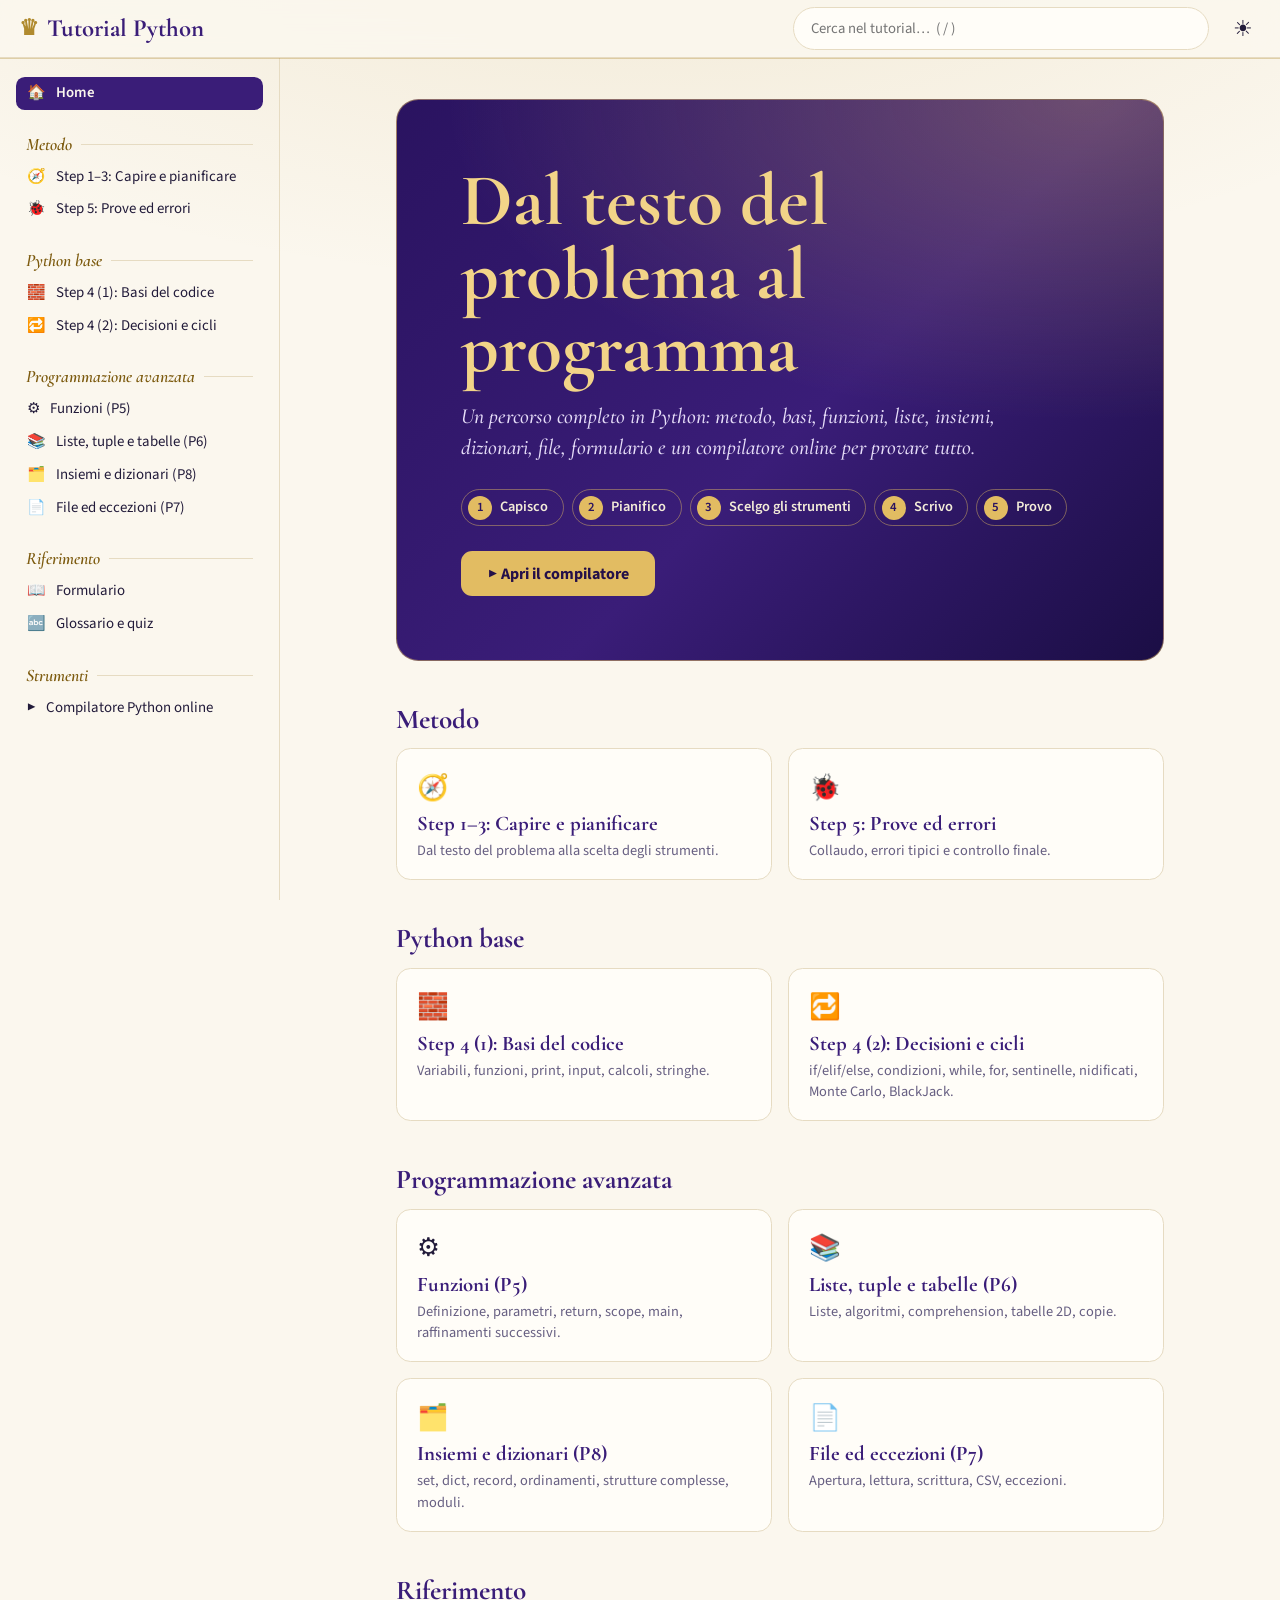
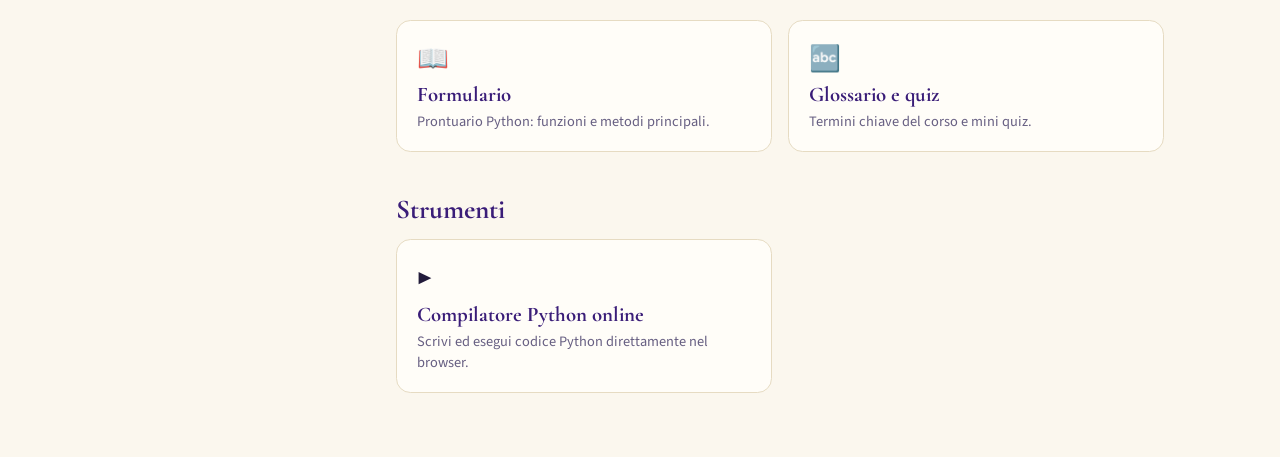
<file: index.html>
<!doctype html>
<html lang="it">
  <head>
    <meta charset="utf-8" />
    <meta name="viewport" content="width=device-width,initial-scale=1" />
    <title>Home · Tutorial Python</title>
    <meta name="color-scheme" content="light dark" />
    <script>
      try {
        if (
          localStorage.t === "dark" ||
          (!localStorage.t && matchMedia("(prefers-color-scheme:dark)").matches)
        )
          document.documentElement.classList.add("dark");
      } catch (e) {}
    </script>
    <link
      rel="icon"
      href="data:image/svg+xml,%3Csvg xmlns='http://www.w3.org/2000/svg' viewBox='0 0 100 100'%3E%3Ctext y='.9em' font-size='90'%3E%E2%99%9B%3C/text%3E%3C/svg%3E"
    />
    <link rel="preconnect" href="https://fonts.googleapis.com" />
    <link rel="preconnect" href="https://fonts.gstatic.com" crossorigin />
    <link
      href="https://fonts.googleapis.com/css2?family=Cormorant+Garamond:ital,wght@0,500;0,600;0,700;1,500;1,600&family=JetBrains+Mono:wght@400;500&family=Source+Sans+3:wght@400;600;700&display=swap"
      rel="stylesheet"
    />
    <link rel="stylesheet" href="css/theme.css" />
  </head>
  <body>
    <a class="skip" href="#main">Vai al contenuto</a>
    <div id="bar"></div>
    <header class="top">
      <button id="menu" aria-label="Apri il menu" aria-expanded="false">
        ☰</button
      ><a class="logo" href="index.html"><i>♛</i>Tutorial Python</a
      ><input
        id="q"
        type="search"
        placeholder="Cerca nel tutorial…  ( / )"
        autocomplete="off"
        aria-label="Cerca nel tutorial"
      /><button id="theme" aria-label="Cambia tema">
        <span class="sun">☀</span><span class="moon">☾</span>
      </button>
    </header>
    <div id="res" role="listbox"></div>
    <div id="ov"></div>
    <div class="wrap two">
      <nav id="side" aria-label="Indice del tutorial">
        <a href="index.html" class="on" aria-current="page"
          ><span>🏠</span>Home</a
        >
        <div class="g">Metodo</div>
        <a href="step1-3.html"><span>🧭</span>Step 1–3: Capire e pianificare</a
        ><a href="step5-errori.html"><span>🐞</span>Step 5: Prove ed errori</a>
        <div class="g">Python base</div>
        <a href="step4-basi.html"><span>🧱</span>Step 4 (1): Basi del codice</a
        ><a href="step4-controllo.html"
          ><span>🔁</span>Step 4 (2): Decisioni e cicli</a
        >
        <div class="g">Programmazione avanzata</div>
        <a href="funzioni.html"><span>⚙️</span>Funzioni (P5)</a
        ><a href="liste.html"><span>📚</span>Liste, tuple e tabelle (P6)</a
        ><a href="insiemi-dizionari.html"
          ><span>🗂️</span>Insiemi e dizionari (P8)</a
        ><a href="file-eccezioni.html"><span>📄</span>File ed eccezioni (P7)</a>
        <div class="g">Riferimento</div>
        <a href="formulario.html"><span>📖</span>Formulario</a
        ><a href="glossario.html"><span>🔤</span>Glossario e quiz</a>
        <div class="g">Strumenti</div>
        <a href="compilatore.html"><span>▶️</span>Compilatore Python online</a>
      </nav>
      <main id="main" class="home">
        <section class="banner">
          <h1>Dal testo del problema al programma</h1>
          <p>
            Un percorso completo in Python: metodo, basi, funzioni, liste,
            insiemi, dizionari, file, formulario e un compilatore online per
            provare tutto.
          </p>
          <ol class="steps">
            <li>Capisco</li>
            <li>Pianifico</li>
            <li>Scelgo gli strumenti</li>
            <li>Scrivo</li>
            <li>Provo</li>
          </ol>
          <a class="cta" href="compilatore.html">▶ Apri il compilatore</a>
        </section>
        <h2>Metodo</h2>
        <div class="cards">
          <a class="card" href="step1-3.html"
            ><span>🧭</span>
            <h3>Step 1–3: Capire e pianificare</h3>
            <p>Dal testo del problema alla scelta degli strumenti.</p></a
          ><a class="card" href="step5-errori.html"
            ><span>🐞</span>
            <h3>Step 5: Prove ed errori</h3>
            <p>Collaudo, errori tipici e controllo finale.</p></a
          >
        </div>
        <h2>Python base</h2>
        <div class="cards">
          <a class="card" href="step4-basi.html"
            ><span>🧱</span>
            <h3>Step 4 (1): Basi del codice</h3>
            <p>Variabili, funzioni, print, input, calcoli, stringhe.</p></a
          ><a class="card" href="step4-controllo.html"
            ><span>🔁</span>
            <h3>Step 4 (2): Decisioni e cicli</h3>
            <p>
              if/elif/else, condizioni, while, for, sentinelle, nidificati,
              Monte Carlo, BlackJack.
            </p></a
          >
        </div>
        <h2>Programmazione avanzata</h2>
        <div class="cards">
          <a class="card" href="funzioni.html"
            ><span>⚙️</span>
            <h3>Funzioni (P5)</h3>
            <p>
              Definizione, parametri, return, scope, main, raffinamenti
              successivi.
            </p></a
          ><a class="card" href="liste.html"
            ><span>📚</span>
            <h3>Liste, tuple e tabelle (P6)</h3>
            <p>Liste, algoritmi, comprehension, tabelle 2D, copie.</p></a
          ><a class="card" href="insiemi-dizionari.html"
            ><span>🗂️</span>
            <h3>Insiemi e dizionari (P8)</h3>
            <p>
              set, dict, record, ordinamenti, strutture complesse, moduli.
            </p></a
          ><a class="card" href="file-eccezioni.html"
            ><span>📄</span>
            <h3>File ed eccezioni (P7)</h3>
            <p>Apertura, lettura, scrittura, CSV, eccezioni.</p></a
          >
        </div>
        <h2>Riferimento</h2>
        <div class="cards">
          <a class="card" href="formulario.html"
            ><span>📖</span>
            <h3>Formulario</h3>
            <p>Prontuario Python: funzioni e metodi principali.</p></a
          ><a class="card" href="glossario.html"
            ><span>🔤</span>
            <h3>Glossario e quiz</h3>
            <p>Termini chiave del corso e mini quiz.</p></a
          >
        </div>
        <h2>Strumenti</h2>
        <div class="cards">
          <a class="card" href="compilatore.html"
            ><span>▶️</span>
            <h3>Compilatore Python online</h3>
            <p>Scrivi ed esegui codice Python direttamente nel browser.</p></a
          >
        </div>
      </main>
    </div>
    <script src="js/search-index.js"></script>
    <script src="js/app.js"></script>
  </body>
</html>
</file>
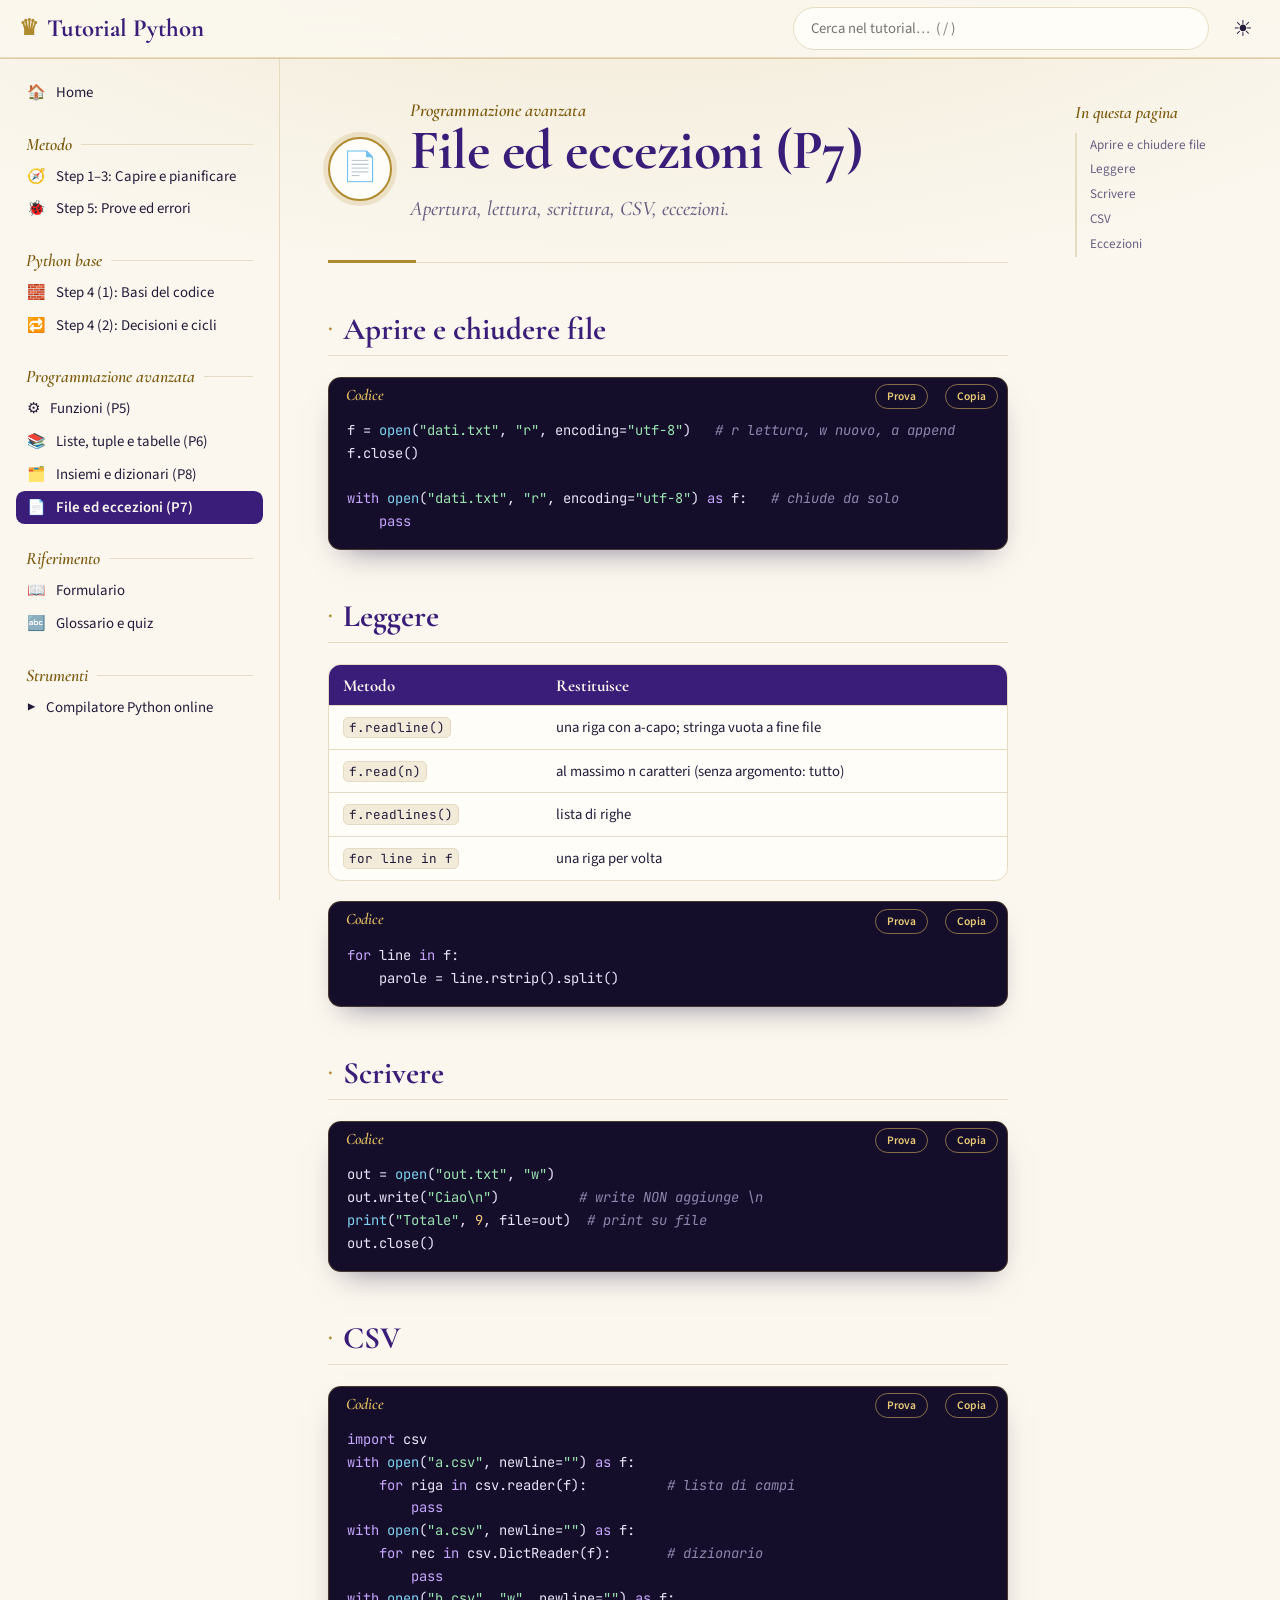
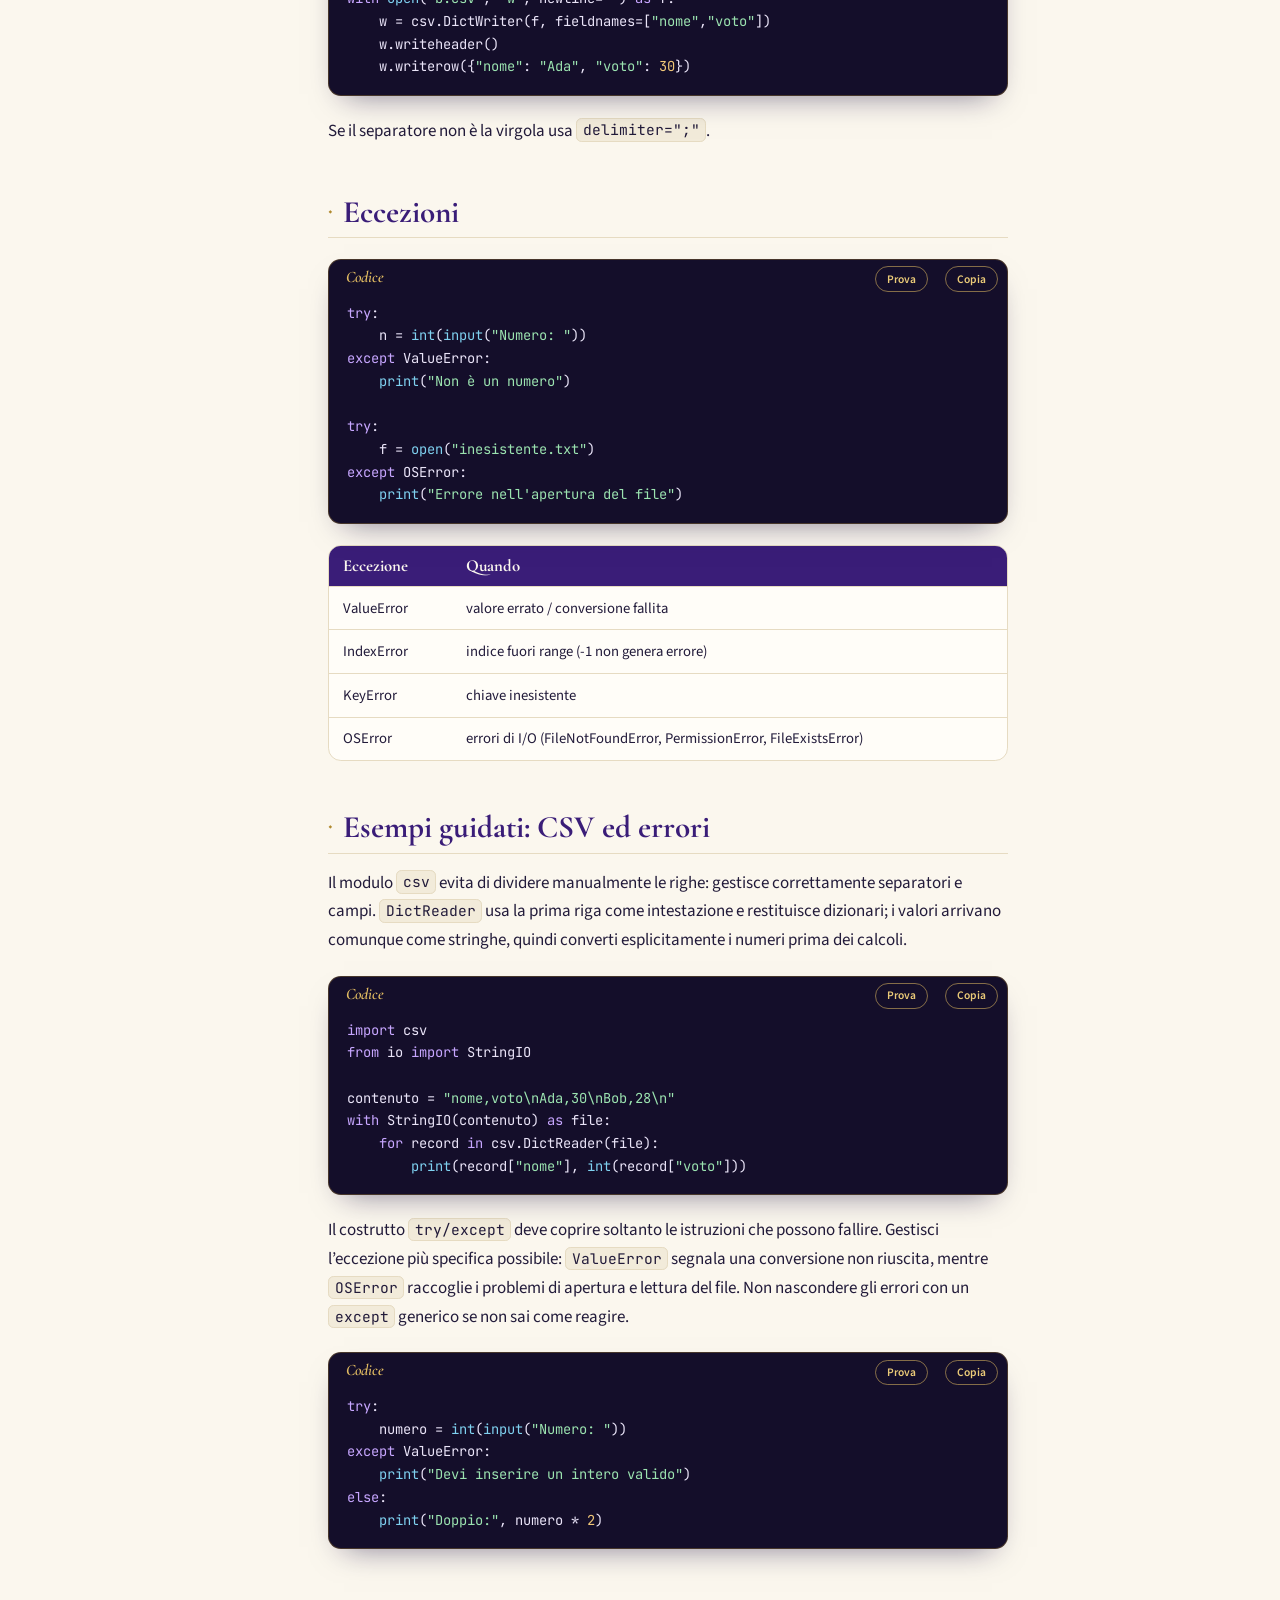
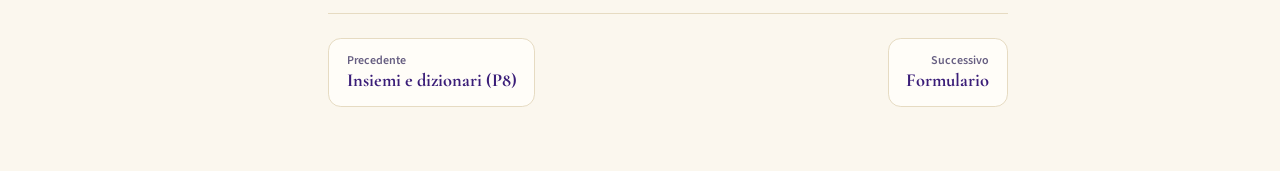
<file: file-eccezioni.html>
<!doctype html>
<html lang="it">
  <head>
    <meta charset="utf-8" />
    <meta name="viewport" content="width=device-width,initial-scale=1" />
    <title>File ed eccezioni (P7) · Tutorial Python</title>
    <meta name="color-scheme" content="light dark" />
    <script>
      try {
        if (
          localStorage.t === "dark" ||
          (!localStorage.t && matchMedia("(prefers-color-scheme:dark)").matches)
        )
          document.documentElement.classList.add("dark");
      } catch (e) {}
    </script>
    <link
      rel="icon"
      href="data:image/svg+xml,%3Csvg xmlns='http://www.w3.org/2000/svg' viewBox='0 0 100 100'%3E%3Ctext y='.9em' font-size='90'%3E%E2%99%9B%3C/text%3E%3C/svg%3E"
    />
    <link rel="preconnect" href="https://fonts.googleapis.com" />
    <link rel="preconnect" href="https://fonts.gstatic.com" crossorigin />
    <link
      href="https://fonts.googleapis.com/css2?family=Cormorant+Garamond:ital,wght@0,500;0,600;0,700;1,500;1,600&family=JetBrains+Mono:wght@400;500&family=Source+Sans+3:wght@400;600;700&display=swap"
      rel="stylesheet"
    />
    <link rel="stylesheet" href="css/theme.css" />
  </head>
  <body>
    <a class="skip" href="#main">Vai al contenuto</a>
    <div id="bar"></div>
    <header class="top">
      <button id="menu" aria-label="Apri il menu" aria-expanded="false">
        ☰</button
      ><a class="logo" href="index.html"><i>♛</i>Tutorial Python</a
      ><input
        id="q"
        type="search"
        placeholder="Cerca nel tutorial…  ( / )"
        autocomplete="off"
        aria-label="Cerca nel tutorial"
      /><button id="theme" aria-label="Cambia tema">
        <span class="sun">☀</span><span class="moon">☾</span>
      </button>
    </header>
    <div id="res" role="listbox"></div>
    <div id="ov"></div>
    <div class="wrap">
      <nav id="side" aria-label="Indice del tutorial">
        <a href="index.html"><span>🏠</span>Home</a>
        <div class="g">Metodo</div>
        <a href="step1-3.html"><span>🧭</span>Step 1–3: Capire e pianificare</a
        ><a href="step5-errori.html"><span>🐞</span>Step 5: Prove ed errori</a>
        <div class="g">Python base</div>
        <a href="step4-basi.html"><span>🧱</span>Step 4 (1): Basi del codice</a
        ><a href="step4-controllo.html"
          ><span>🔁</span>Step 4 (2): Decisioni e cicli</a
        >
        <div class="g">Programmazione avanzata</div>
        <a href="funzioni.html"><span>⚙️</span>Funzioni (P5)</a
        ><a href="liste.html"><span>📚</span>Liste, tuple e tabelle (P6)</a
        ><a href="insiemi-dizionari.html"
          ><span>🗂️</span>Insiemi e dizionari (P8)</a
        ><a href="file-eccezioni.html" class="on" aria-current="page"
          ><span>📄</span>File ed eccezioni (P7)</a
        >
        <div class="g">Riferimento</div>
        <a href="formulario.html"><span>📖</span>Formulario</a
        ><a href="glossario.html"><span>🔤</span>Glossario e quiz</a>
        <div class="g">Strumenti</div>
        <a href="compilatore.html"><span>▶️</span>Compilatore Python online</a>
      </nav>
      <main id="main" class="pg">
        <header class="hero">
          <span class="crest" aria-hidden="true">📄</span>
          <div>
            <div class="kick">Programmazione avanzata</div>
            <h1>File ed eccezioni (P7)</h1>
            <p class="lede">Apertura, lettura, scrittura, CSV, eccezioni.</p>
          </div>
        </header>
        <h2 id="s1">Aprire e chiudere file</h2>
        <div class="code">
          <button class="copy">Copia</button>
          <pre><code>f = open(&quot;dati.txt&quot;, &quot;r&quot;, encoding=&quot;utf-8&quot;)   # r lettura, w nuovo, a append
f.close()

with open(&quot;dati.txt&quot;, &quot;r&quot;, encoding=&quot;utf-8&quot;) as f:   # chiude da solo
    pass</code></pre>
        </div>
        <h2 id="s2">Leggere</h2>
        <div class="tw">
          <table>
            <thead>
              <tr>
                <th>Metodo</th>
                <th>Restituisce</th>
              </tr>
            </thead>
            <tbody>
              <tr>
                <td><code>f.readline()</code></td>
                <td>una riga con a-capo; stringa vuota a fine file</td>
              </tr>
              <tr>
                <td><code>f.read(n)</code></td>
                <td>al massimo n caratteri (senza argomento: tutto)</td>
              </tr>
              <tr>
                <td><code>f.readlines()</code></td>
                <td>lista di righe</td>
              </tr>
              <tr>
                <td><code>for line in f</code></td>
                <td>una riga per volta</td>
              </tr>
            </tbody>
          </table>
        </div>
        <div class="code">
          <button class="copy">Copia</button>
          <pre><code>for line in f:
    parole = line.rstrip().split()</code></pre>
        </div>
        <h2 id="s3">Scrivere</h2>
        <div class="code">
          <button class="copy">Copia</button>
          <pre><code>out = open(&quot;out.txt&quot;, &quot;w&quot;)
out.write(&quot;Ciao\n&quot;)          # write NON aggiunge \n
print(&quot;Totale&quot;, 9, file=out)  # print su file
out.close()</code></pre>
        </div>
        <h2 id="s4">CSV</h2>
        <div class="code">
          <button class="copy">Copia</button>
          <pre><code>import csv
with open(&quot;a.csv&quot;, newline=&quot;&quot;) as f:
    for riga in csv.reader(f):          # lista di campi
        pass
with open(&quot;a.csv&quot;, newline=&quot;&quot;) as f:
    for rec in csv.DictReader(f):       # dizionario
        pass
with open(&quot;b.csv&quot;, &quot;w&quot;, newline=&quot;&quot;) as f:
    w = csv.DictWriter(f, fieldnames=[&quot;nome&quot;,&quot;voto&quot;])
    w.writeheader()
    w.writerow({&quot;nome&quot;: &quot;Ada&quot;, &quot;voto&quot;: 30})</code></pre>
        </div>
        <p>Se il separatore non è la virgola usa <code>delimiter=";"</code>.</p>
        <h2 id="s5">Eccezioni</h2>
        <div class="code">
          <button class="copy">Copia</button>
          <pre><code>try:
    n = int(input(&quot;Numero: &quot;))
except ValueError:
    print(&quot;Non è un numero&quot;)

try:
    f = open(&quot;inesistente.txt&quot;)
except OSError:
    print(&quot;Errore nell&#x27;apertura del file&quot;)</code></pre>
        </div>
        <div class="tw">
          <table>
            <thead>
              <tr>
                <th>Eccezione</th>
                <th>Quando</th>
              </tr>
            </thead>
            <tbody>
              <tr>
                <td>ValueError</td>
                <td>valore errato / conversione fallita</td>
              </tr>
              <tr>
                <td>IndexError</td>
                <td>indice fuori range (-1 non genera errore)</td>
              </tr>
              <tr>
                <td>KeyError</td>
                <td>chiave inesistente</td>
              </tr>
              <tr>
                <td>OSError</td>
                <td>
                  errori di I/O (FileNotFoundError, PermissionError,
                  FileExistsError)
                </td>
              </tr>
            </tbody>
          </table>
        </div>
        <h2 id="s6">Esempi guidati: CSV ed errori</h2>
        <p>
          Il modulo <code>csv</code> evita di dividere manualmente le righe:
          gestisce correttamente separatori e campi. <code>DictReader</code> usa
          la prima riga come intestazione e restituisce dizionari; i valori
          arrivano comunque come stringhe, quindi converti esplicitamente i
          numeri prima dei calcoli.
        </p>
        <div class="code">
          <button class="copy">Copia</button>
          <pre><code>import csv
from io import StringIO

contenuto = "nome,voto\nAda,30\nBob,28\n"
with StringIO(contenuto) as file:
    for record in csv.DictReader(file):
        print(record["nome"], int(record["voto"]))</code></pre>
        </div>
        <p>
          Il costrutto <code>try/except</code> deve coprire soltanto le
          istruzioni che possono fallire. Gestisci l’eccezione più specifica
          possibile: <code>ValueError</code> segnala una conversione non
          riuscita, mentre <code>OSError</code> raccoglie i problemi di apertura
          e lettura del file. Non nascondere gli errori con un
          <code>except</code> generico se non sai come reagire.
        </p>
        <div class="code">
          <button class="copy">Copia</button>
          <pre><code>try:
    numero = int(input("Numero: "))
except ValueError:
    print("Devi inserire un intero valido")
else:
    print("Doppio:", numero * 2)</code></pre>
        </div>
        <nav class="pager" aria-label="Pagine">
          <a class="prev" href="insiemi-dizionari.html"
            ><small>Precedente</small>Insiemi e dizionari (P8)</a
          ><a class="next" href="formulario.html"
            ><small>Successivo</small>Formulario</a
          >
        </nav>
      </main>
      <aside id="toc" aria-label="In questa pagina">
        <b>In questa pagina</b><a class="" href="#s1">Aprire e chiudere file</a
        ><a class="" href="#s2">Leggere</a><a class="" href="#s3">Scrivere</a
        ><a class="" href="#s4">CSV</a><a class="" href="#s5">Eccezioni</a>
      </aside>
    </div>
    <script src="js/search-index.js"></script>
    <script src="js/app.js"></script>
  </body>
</html>
</file>
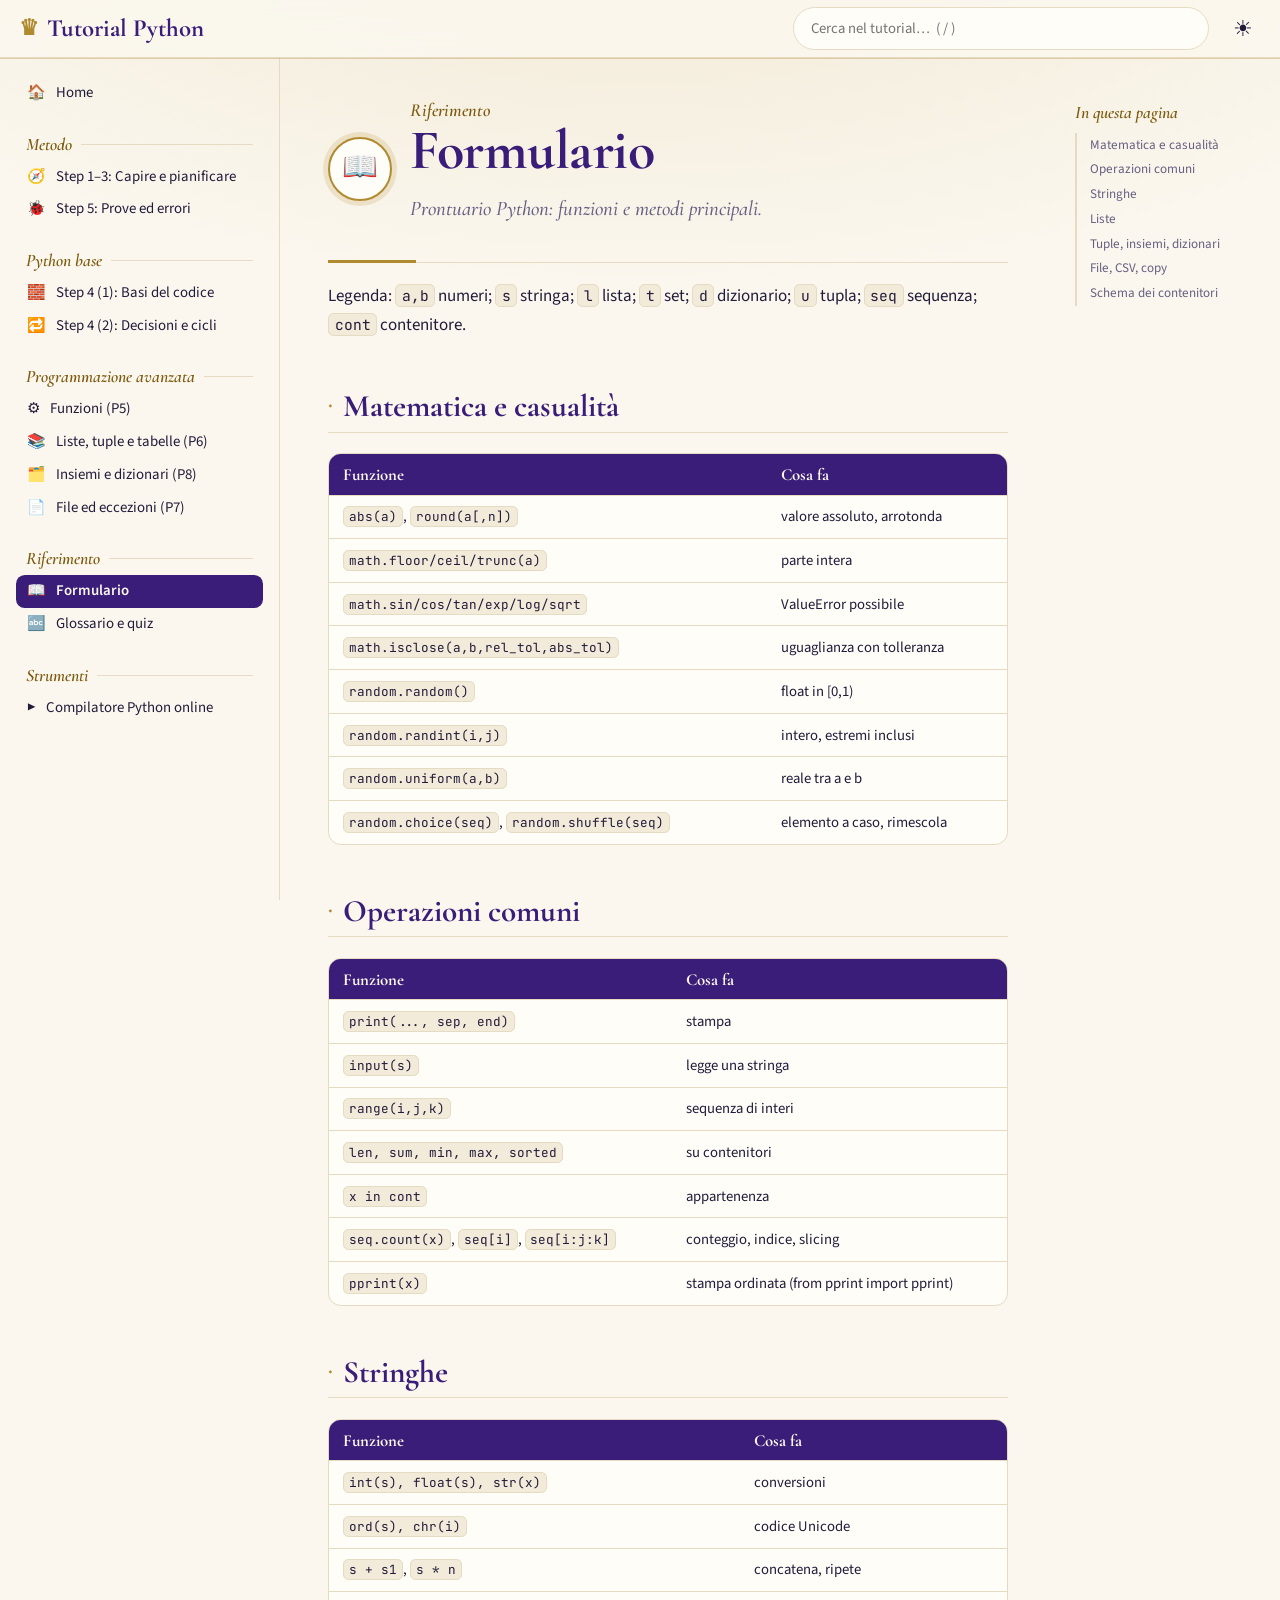
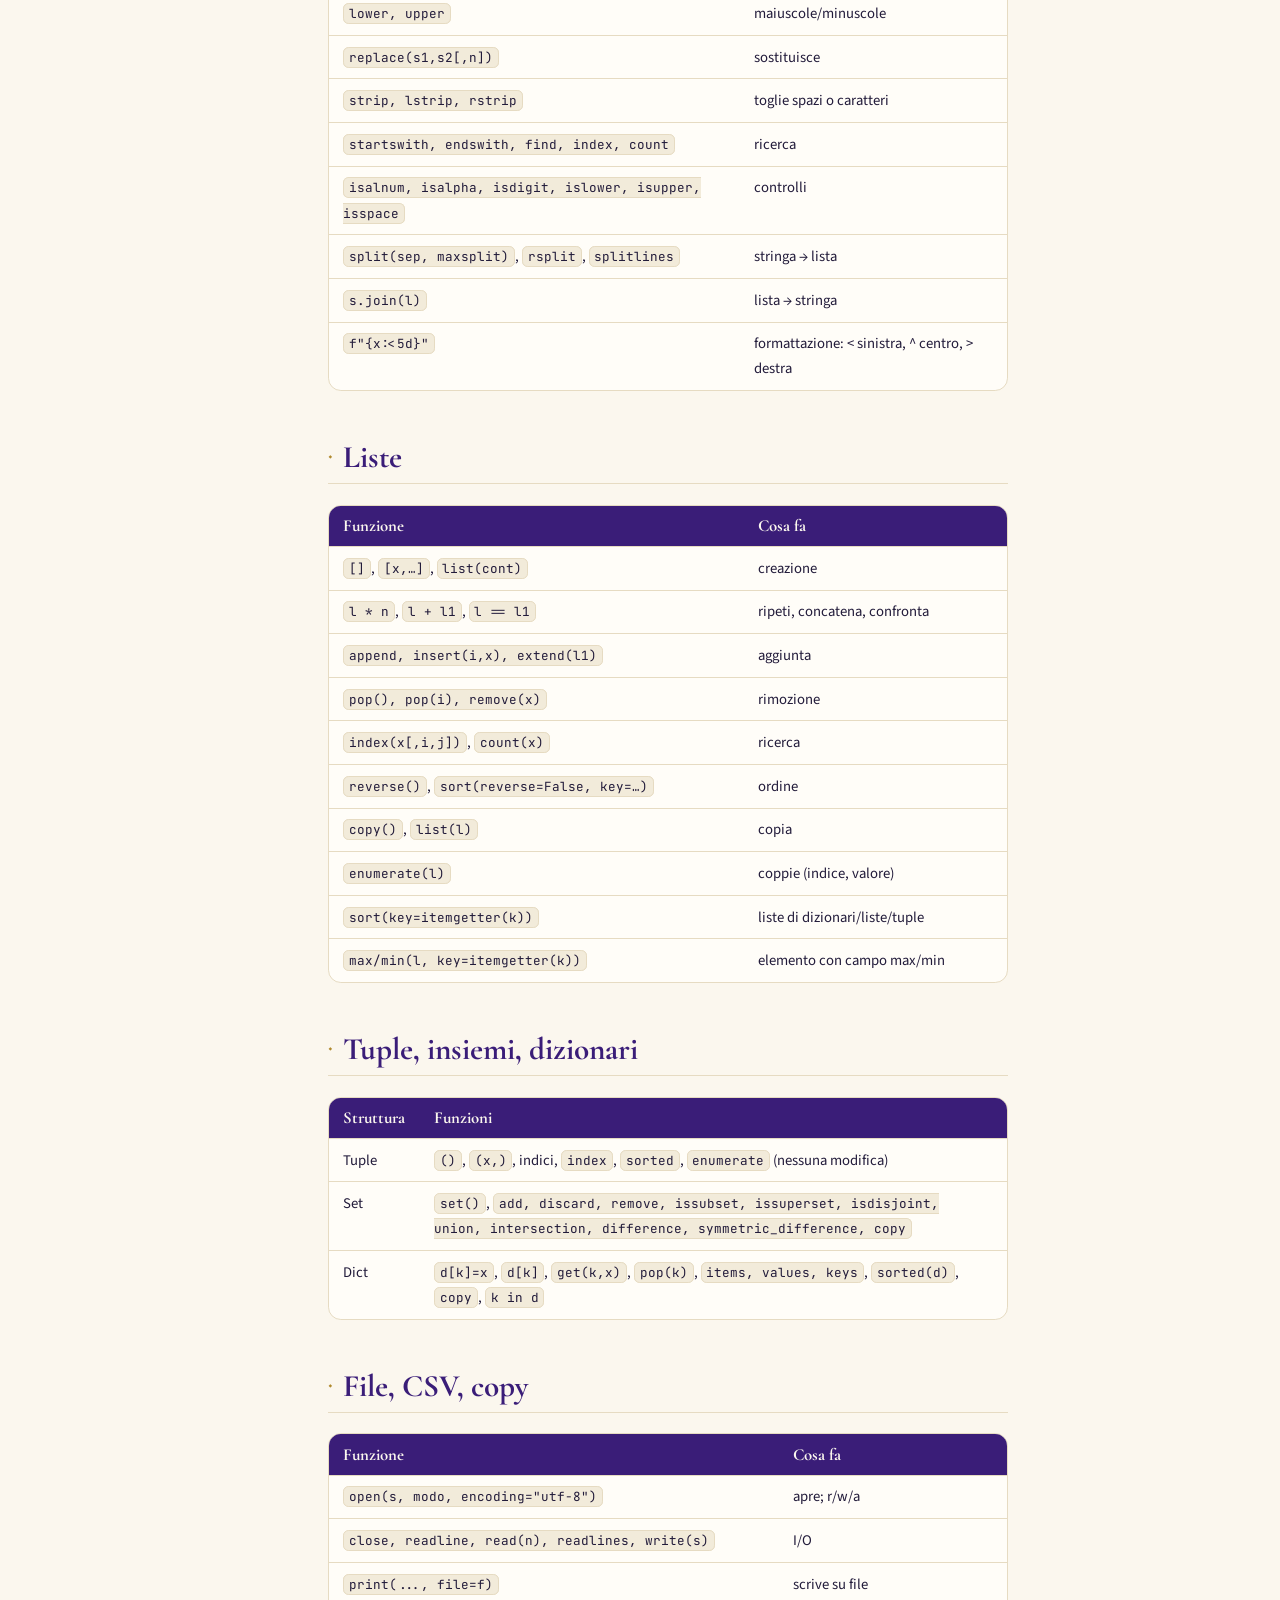
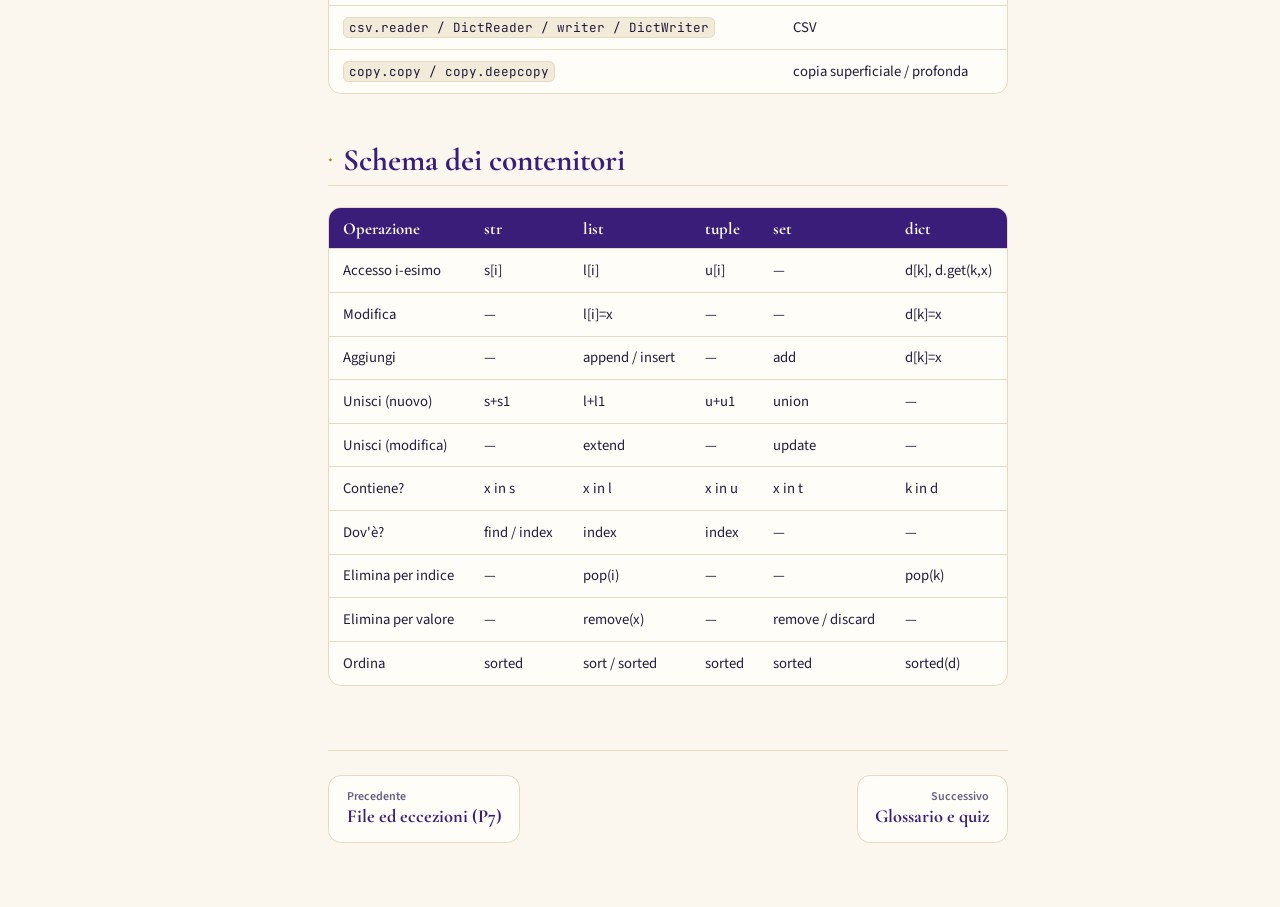
<file: formulario.html>
<!doctype html>
<html lang="it">
  <head>
    <meta charset="utf-8" />
    <meta name="viewport" content="width=device-width,initial-scale=1" />
    <title>Formulario · Tutorial Python</title>
    <meta name="color-scheme" content="light dark" />
    <script>
      try {
        if (
          localStorage.t === "dark" ||
          (!localStorage.t && matchMedia("(prefers-color-scheme:dark)").matches)
        )
          document.documentElement.classList.add("dark");
      } catch (e) {}
    </script>
    <link
      rel="icon"
      href="data:image/svg+xml,%3Csvg xmlns='http://www.w3.org/2000/svg' viewBox='0 0 100 100'%3E%3Ctext y='.9em' font-size='90'%3E%E2%99%9B%3C/text%3E%3C/svg%3E"
    />
    <link rel="preconnect" href="https://fonts.googleapis.com" />
    <link rel="preconnect" href="https://fonts.gstatic.com" crossorigin />
    <link
      href="https://fonts.googleapis.com/css2?family=Cormorant+Garamond:ital,wght@0,500;0,600;0,700;1,500;1,600&family=JetBrains+Mono:wght@400;500&family=Source+Sans+3:wght@400;600;700&display=swap"
      rel="stylesheet"
    />
    <link rel="stylesheet" href="css/theme.css" />
  </head>
  <body>
    <a class="skip" href="#main">Vai al contenuto</a>
    <div id="bar"></div>
    <header class="top">
      <button id="menu" aria-label="Apri il menu" aria-expanded="false">
        ☰</button
      ><a class="logo" href="index.html"><i>♛</i>Tutorial Python</a
      ><input
        id="q"
        type="search"
        placeholder="Cerca nel tutorial…  ( / )"
        autocomplete="off"
        aria-label="Cerca nel tutorial"
      /><button id="theme" aria-label="Cambia tema">
        <span class="sun">☀</span><span class="moon">☾</span>
      </button>
    </header>
    <div id="res" role="listbox"></div>
    <div id="ov"></div>
    <div class="wrap">
      <nav id="side" aria-label="Indice del tutorial">
        <a href="index.html"><span>🏠</span>Home</a>
        <div class="g">Metodo</div>
        <a href="step1-3.html"><span>🧭</span>Step 1–3: Capire e pianificare</a
        ><a href="step5-errori.html"><span>🐞</span>Step 5: Prove ed errori</a>
        <div class="g">Python base</div>
        <a href="step4-basi.html"><span>🧱</span>Step 4 (1): Basi del codice</a
        ><a href="step4-controllo.html"
          ><span>🔁</span>Step 4 (2): Decisioni e cicli</a
        >
        <div class="g">Programmazione avanzata</div>
        <a href="funzioni.html"><span>⚙️</span>Funzioni (P5)</a
        ><a href="liste.html"><span>📚</span>Liste, tuple e tabelle (P6)</a
        ><a href="insiemi-dizionari.html"
          ><span>🗂️</span>Insiemi e dizionari (P8)</a
        ><a href="file-eccezioni.html"><span>📄</span>File ed eccezioni (P7)</a>
        <div class="g">Riferimento</div>
        <a href="formulario.html" class="on" aria-current="page"
          ><span>📖</span>Formulario</a
        ><a href="glossario.html"><span>🔤</span>Glossario e quiz</a>
        <div class="g">Strumenti</div>
        <a href="compilatore.html"><span>▶️</span>Compilatore Python online</a>
      </nav>
      <main id="main" class="pg">
        <header class="hero">
          <span class="crest" aria-hidden="true">📖</span>
          <div>
            <div class="kick">Riferimento</div>
            <h1>Formulario</h1>
            <p class="lede">Prontuario Python: funzioni e metodi principali.</p>
          </div>
        </header>
        <p>
          Legenda: <code>a,b</code> numeri; <code>s</code> stringa;
          <code>l</code> lista; <code>t</code> set; <code>d</code> dizionario;
          <code>u</code> tupla; <code>seq</code> sequenza;
          <code>cont</code> contenitore.
        </p>
        <h2 id="s1">Matematica e casualità</h2>
        <div class="tw">
          <table>
            <thead>
              <tr>
                <th>Funzione</th>
                <th>Cosa fa</th>
              </tr>
            </thead>
            <tbody>
              <tr>
                <td><code>abs(a)</code>, <code>round(a[,n])</code></td>
                <td>valore assoluto, arrotonda</td>
              </tr>
              <tr>
                <td><code>math.floor/ceil/trunc(a)</code></td>
                <td>parte intera</td>
              </tr>
              <tr>
                <td><code>math.sin/cos/tan/exp/log/sqrt</code></td>
                <td>ValueError possibile</td>
              </tr>
              <tr>
                <td><code>math.isclose(a,b,rel_tol,abs_tol)</code></td>
                <td>uguaglianza con tolleranza</td>
              </tr>
              <tr>
                <td><code>random.random()</code></td>
                <td>float in [0,1)</td>
              </tr>
              <tr>
                <td><code>random.randint(i,j)</code></td>
                <td>intero, estremi inclusi</td>
              </tr>
              <tr>
                <td><code>random.uniform(a,b)</code></td>
                <td>reale tra a e b</td>
              </tr>
              <tr>
                <td>
                  <code>random.choice(seq)</code>,
                  <code>random.shuffle(seq)</code>
                </td>
                <td>elemento a caso, rimescola</td>
              </tr>
            </tbody>
          </table>
        </div>
        <h2 id="s2">Operazioni comuni</h2>
        <div class="tw">
          <table>
            <thead>
              <tr>
                <th>Funzione</th>
                <th>Cosa fa</th>
              </tr>
            </thead>
            <tbody>
              <tr>
                <td><code>print(..., sep, end)</code></td>
                <td>stampa</td>
              </tr>
              <tr>
                <td><code>input(s)</code></td>
                <td>legge una stringa</td>
              </tr>
              <tr>
                <td><code>range(i,j,k)</code></td>
                <td>sequenza di interi</td>
              </tr>
              <tr>
                <td><code>len, sum, min, max, sorted</code></td>
                <td>su contenitori</td>
              </tr>
              <tr>
                <td><code>x in cont</code></td>
                <td>appartenenza</td>
              </tr>
              <tr>
                <td>
                  <code>seq.count(x)</code>, <code>seq[i]</code>,
                  <code>seq[i:j:k]</code>
                </td>
                <td>conteggio, indice, slicing</td>
              </tr>
              <tr>
                <td><code>pprint(x)</code></td>
                <td>stampa ordinata (from pprint import pprint)</td>
              </tr>
            </tbody>
          </table>
        </div>
        <h2 id="s3">Stringhe</h2>
        <div class="tw">
          <table>
            <thead>
              <tr>
                <th>Funzione</th>
                <th>Cosa fa</th>
              </tr>
            </thead>
            <tbody>
              <tr>
                <td><code>int(s), float(s), str(x)</code></td>
                <td>conversioni</td>
              </tr>
              <tr>
                <td><code>ord(s), chr(i)</code></td>
                <td>codice Unicode</td>
              </tr>
              <tr>
                <td><code>s + s1</code>, <code>s * n</code></td>
                <td>concatena, ripete</td>
              </tr>
              <tr>
                <td><code>lower, upper</code></td>
                <td>maiuscole/minuscole</td>
              </tr>
              <tr>
                <td><code>replace(s1,s2[,n])</code></td>
                <td>sostituisce</td>
              </tr>
              <tr>
                <td><code>strip, lstrip, rstrip</code></td>
                <td>toglie spazi o caratteri</td>
              </tr>
              <tr>
                <td><code>startswith, endswith, find, index, count</code></td>
                <td>ricerca</td>
              </tr>
              <tr>
                <td>
                  <code
                    >isalnum, isalpha, isdigit, islower, isupper, isspace</code
                  >
                </td>
                <td>controlli</td>
              </tr>
              <tr>
                <td>
                  <code>split(sep, maxsplit)</code>, <code>rsplit</code>,
                  <code>splitlines</code>
                </td>
                <td>stringa → lista</td>
              </tr>
              <tr>
                <td><code>s.join(l)</code></td>
                <td>lista → stringa</td>
              </tr>
              <tr>
                <td><code>f"{x:&lt;5d}"</code></td>
                <td>formattazione: &lt; sinistra, ^ centro, &gt; destra</td>
              </tr>
            </tbody>
          </table>
        </div>
        <h2 id="s4">Liste</h2>
        <div class="tw">
          <table>
            <thead>
              <tr>
                <th>Funzione</th>
                <th>Cosa fa</th>
              </tr>
            </thead>
            <tbody>
              <tr>
                <td>
                  <code>[]</code>, <code>[x,…]</code>, <code>list(cont)</code>
                </td>
                <td>creazione</td>
              </tr>
              <tr>
                <td>
                  <code>l * n</code>, <code>l + l1</code>, <code>l == l1</code>
                </td>
                <td>ripeti, concatena, confronta</td>
              </tr>
              <tr>
                <td><code>append, insert(i,x), extend(l1)</code></td>
                <td>aggiunta</td>
              </tr>
              <tr>
                <td><code>pop(), pop(i), remove(x)</code></td>
                <td>rimozione</td>
              </tr>
              <tr>
                <td><code>index(x[,i,j])</code>, <code>count(x)</code></td>
                <td>ricerca</td>
              </tr>
              <tr>
                <td>
                  <code>reverse()</code>,
                  <code>sort(reverse=False, key=…)</code>
                </td>
                <td>ordine</td>
              </tr>
              <tr>
                <td><code>copy()</code>, <code>list(l)</code></td>
                <td>copia</td>
              </tr>
              <tr>
                <td><code>enumerate(l)</code></td>
                <td>coppie (indice, valore)</td>
              </tr>
              <tr>
                <td><code>sort(key=itemgetter(k))</code></td>
                <td>liste di dizionari/liste/tuple</td>
              </tr>
              <tr>
                <td><code>max/min(l, key=itemgetter(k))</code></td>
                <td>elemento con campo max/min</td>
              </tr>
            </tbody>
          </table>
        </div>
        <h2 id="s5">Tuple, insiemi, dizionari</h2>
        <div class="tw">
          <table>
            <thead>
              <tr>
                <th>Struttura</th>
                <th>Funzioni</th>
              </tr>
            </thead>
            <tbody>
              <tr>
                <td>Tuple</td>
                <td>
                  <code>()</code>, <code>(x,)</code>, indici,
                  <code>index</code>, <code>sorted</code>,
                  <code>enumerate</code> (nessuna modifica)
                </td>
              </tr>
              <tr>
                <td>Set</td>
                <td>
                  <code>set()</code>,
                  <code
                    >add, discard, remove, issubset, issuperset, isdisjoint,
                    union, intersection, difference, symmetric_difference,
                    copy</code
                  >
                </td>
              </tr>
              <tr>
                <td>Dict</td>
                <td>
                  <code>d[k]=x</code>, <code>d[k]</code>, <code>get(k,x)</code>,
                  <code>pop(k)</code>, <code>items, values, keys</code>,
                  <code>sorted(d)</code>, <code>copy</code>, <code>k in d</code>
                </td>
              </tr>
            </tbody>
          </table>
        </div>
        <h2 id="s6">File, CSV, copy</h2>
        <div class="tw">
          <table>
            <thead>
              <tr>
                <th>Funzione</th>
                <th>Cosa fa</th>
              </tr>
            </thead>
            <tbody>
              <tr>
                <td><code>open(s, modo, encoding="utf-8")</code></td>
                <td>apre; r/w/a</td>
              </tr>
              <tr>
                <td>
                  <code>close, readline, read(n), readlines, write(s)</code>
                </td>
                <td>I/O</td>
              </tr>
              <tr>
                <td><code>print(..., file=f)</code></td>
                <td>scrive su file</td>
              </tr>
              <tr>
                <td>
                  <code>csv.reader / DictReader / writer / DictWriter</code>
                </td>
                <td>CSV</td>
              </tr>
              <tr>
                <td><code>copy.copy / copy.deepcopy</code></td>
                <td>copia superficiale / profonda</td>
              </tr>
            </tbody>
          </table>
        </div>
        <h2 id="s7">Schema dei contenitori</h2>
        <div class="tw">
          <table>
            <thead>
              <tr>
                <th>Operazione</th>
                <th>str</th>
                <th>list</th>
                <th>tuple</th>
                <th>set</th>
                <th>dict</th>
              </tr>
            </thead>
            <tbody>
              <tr>
                <td>Accesso i-esimo</td>
                <td>s[i]</td>
                <td>l[i]</td>
                <td>u[i]</td>
                <td>—</td>
                <td>d[k], d.get(k,x)</td>
              </tr>
              <tr>
                <td>Modifica</td>
                <td>—</td>
                <td>l[i]=x</td>
                <td>—</td>
                <td>—</td>
                <td>d[k]=x</td>
              </tr>
              <tr>
                <td>Aggiungi</td>
                <td>—</td>
                <td>append / insert</td>
                <td>—</td>
                <td>add</td>
                <td>d[k]=x</td>
              </tr>
              <tr>
                <td>Unisci (nuovo)</td>
                <td>s+s1</td>
                <td>l+l1</td>
                <td>u+u1</td>
                <td>union</td>
                <td>—</td>
              </tr>
              <tr>
                <td>Unisci (modifica)</td>
                <td>—</td>
                <td>extend</td>
                <td>—</td>
                <td>update</td>
                <td>—</td>
              </tr>
              <tr>
                <td>Contiene?</td>
                <td>x in s</td>
                <td>x in l</td>
                <td>x in u</td>
                <td>x in t</td>
                <td>k in d</td>
              </tr>
              <tr>
                <td>Dov'è?</td>
                <td>find / index</td>
                <td>index</td>
                <td>index</td>
                <td>—</td>
                <td>—</td>
              </tr>
              <tr>
                <td>Elimina per indice</td>
                <td>—</td>
                <td>pop(i)</td>
                <td>—</td>
                <td>—</td>
                <td>pop(k)</td>
              </tr>
              <tr>
                <td>Elimina per valore</td>
                <td>—</td>
                <td>remove(x)</td>
                <td>—</td>
                <td>remove / discard</td>
                <td>—</td>
              </tr>
              <tr>
                <td>Ordina</td>
                <td>sorted</td>
                <td>sort / sorted</td>
                <td>sorted</td>
                <td>sorted</td>
                <td>sorted(d)</td>
              </tr>
            </tbody>
          </table>
        </div>
        <nav class="pager" aria-label="Pagine">
          <a class="prev" href="file-eccezioni.html"
            ><small>Precedente</small>File ed eccezioni (P7)</a
          ><a class="next" href="glossario.html"
            ><small>Successivo</small>Glossario e quiz</a
          >
        </nav>
      </main>
      <aside id="toc" aria-label="In questa pagina">
        <b>In questa pagina</b><a class="" href="#s1">Matematica e casualità</a
        ><a class="" href="#s2">Operazioni comuni</a
        ><a class="" href="#s3">Stringhe</a><a class="" href="#s4">Liste</a
        ><a class="" href="#s5">Tuple, insiemi, dizionari</a
        ><a class="" href="#s6">File, CSV, copy</a
        ><a class="" href="#s7">Schema dei contenitori</a>
      </aside>
    </div>
    <script src="js/search-index.js"></script>
    <script src="js/app.js"></script>
  </body>
</html>
</file>
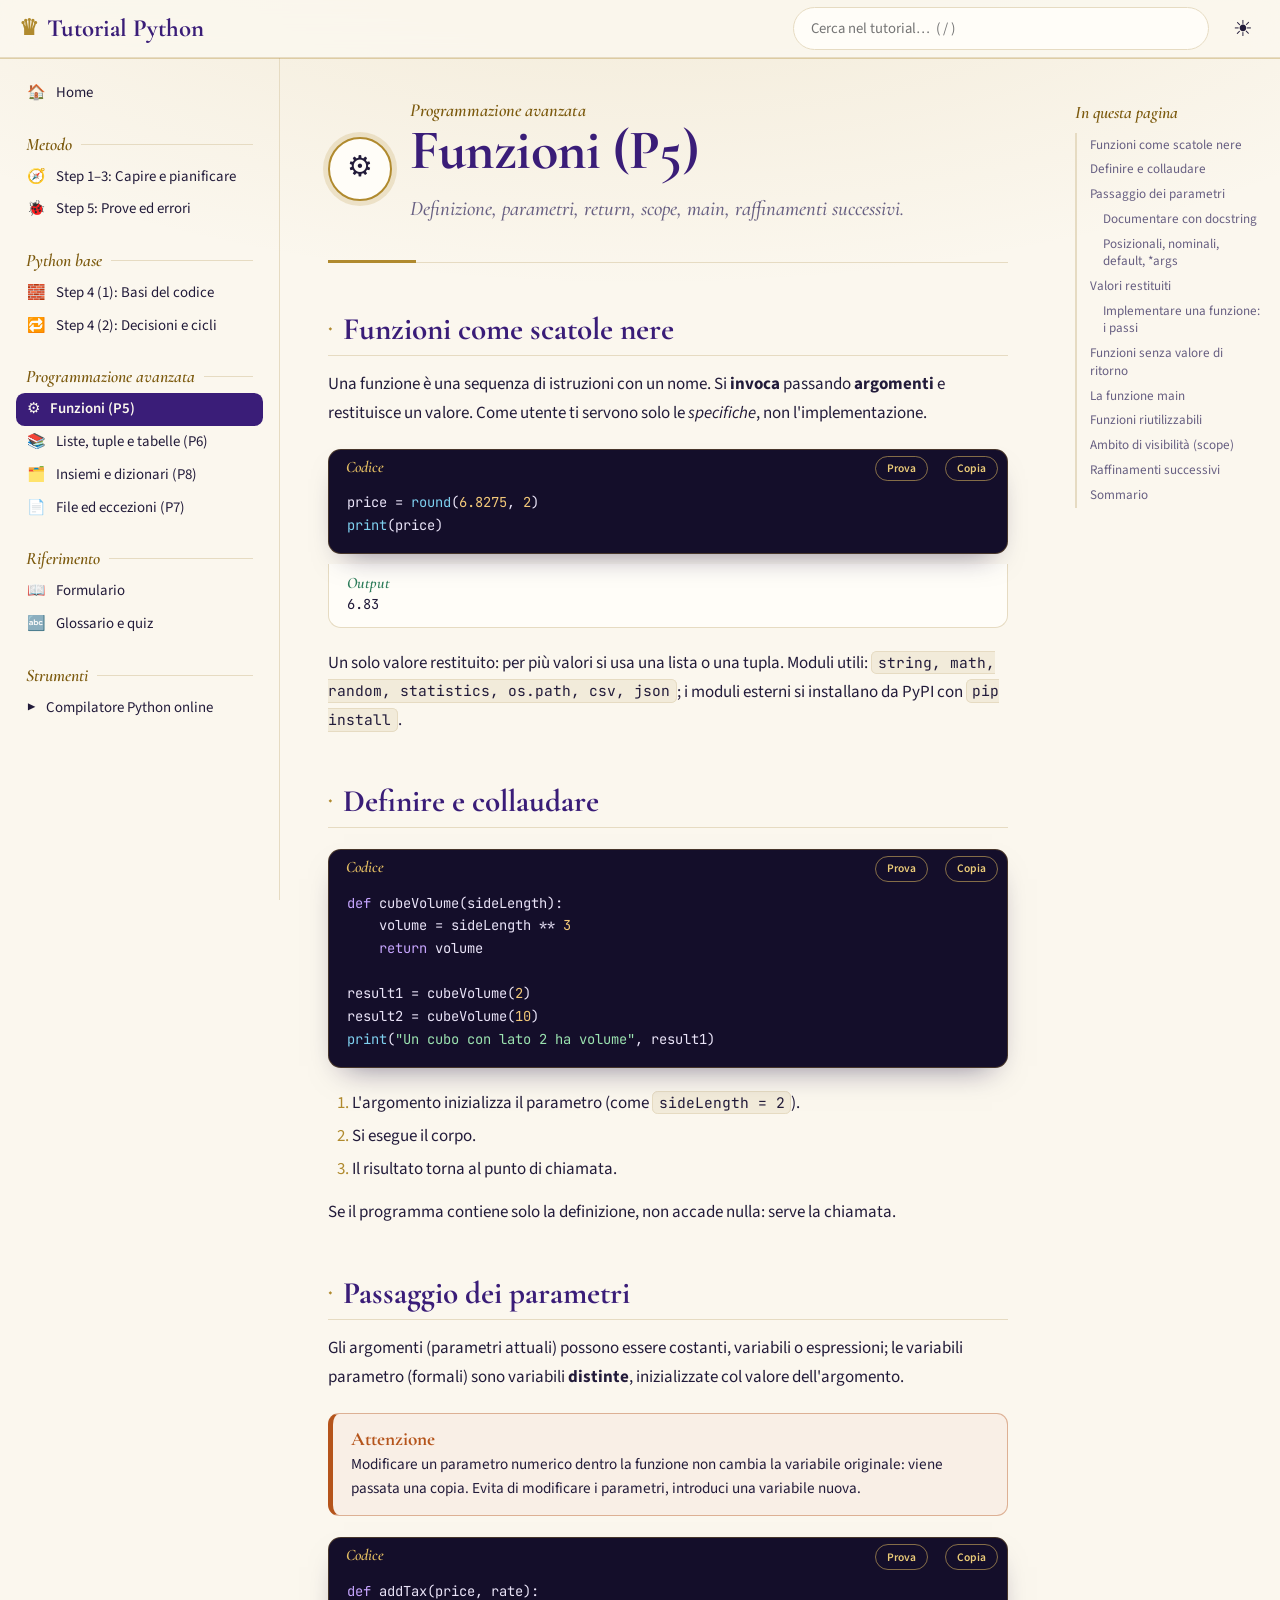
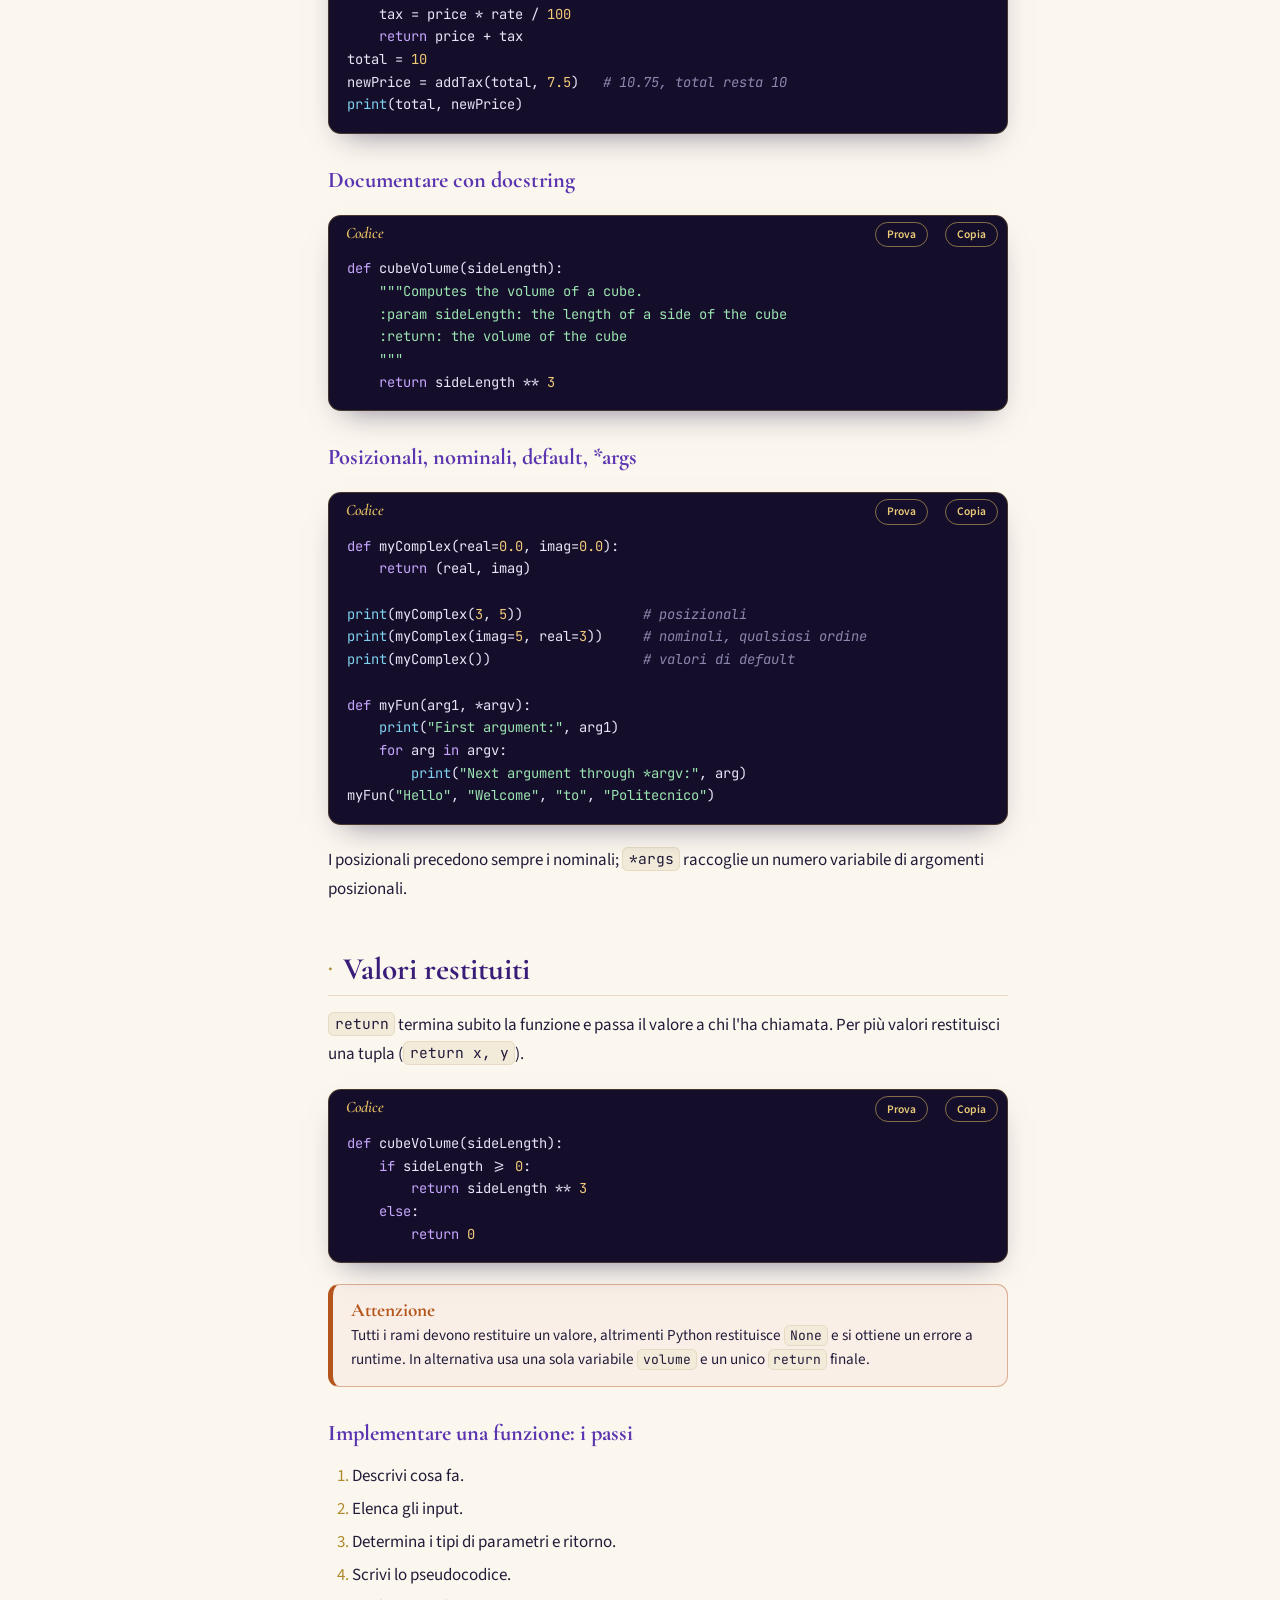
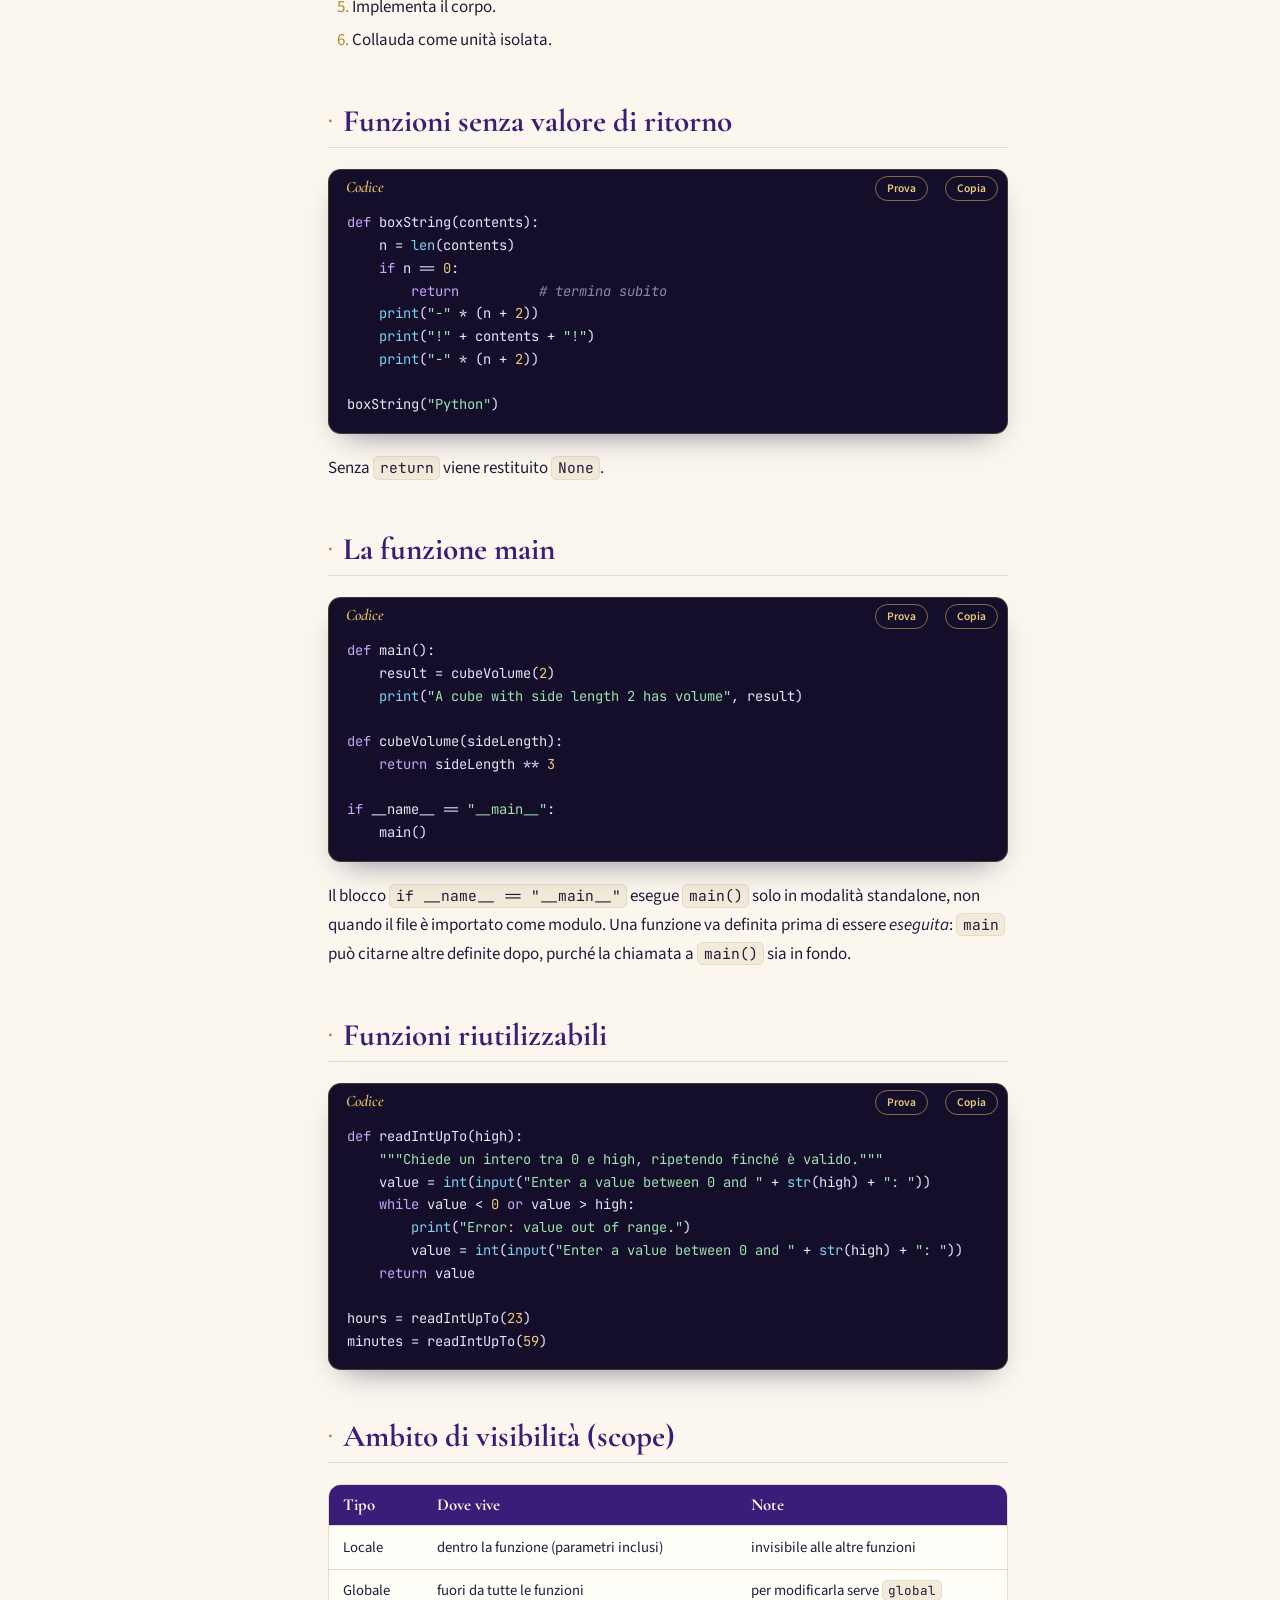
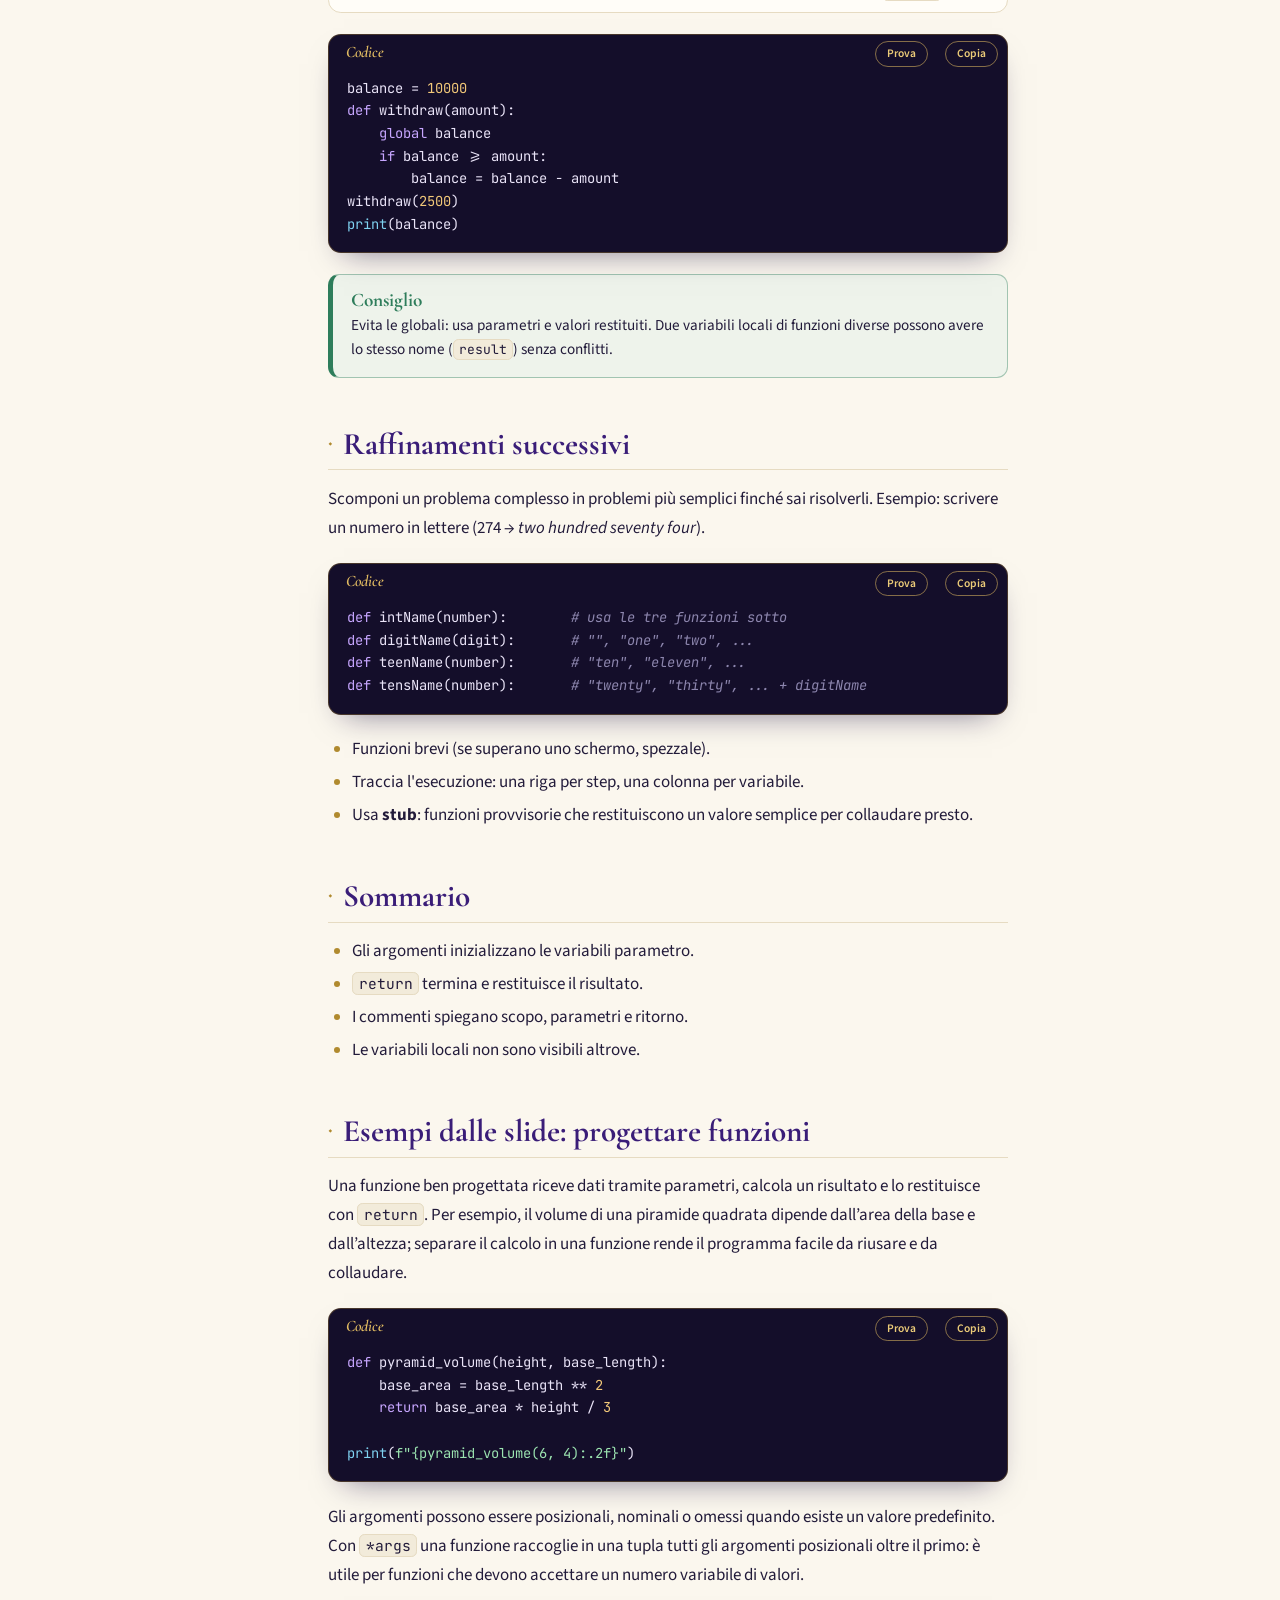
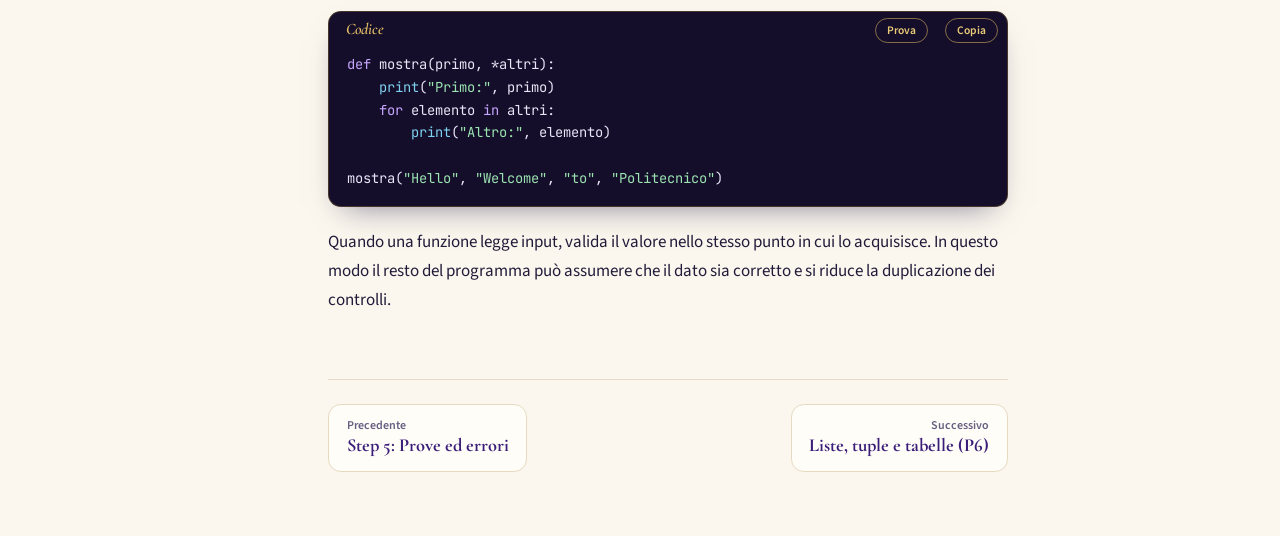
<file: funzioni.html>
<!doctype html>
<html lang="it">
  <head>
    <meta charset="utf-8" />
    <meta name="viewport" content="width=device-width,initial-scale=1" />
    <title>Funzioni (P5) · Tutorial Python</title>
    <meta name="color-scheme" content="light dark" />
    <script>
      try {
        if (
          localStorage.t === "dark" ||
          (!localStorage.t && matchMedia("(prefers-color-scheme:dark)").matches)
        )
          document.documentElement.classList.add("dark");
      } catch (e) {}
    </script>
    <link
      rel="icon"
      href="data:image/svg+xml,%3Csvg xmlns='http://www.w3.org/2000/svg' viewBox='0 0 100 100'%3E%3Ctext y='.9em' font-size='90'%3E%E2%99%9B%3C/text%3E%3C/svg%3E"
    />
    <link rel="preconnect" href="https://fonts.googleapis.com" />
    <link rel="preconnect" href="https://fonts.gstatic.com" crossorigin />
    <link
      href="https://fonts.googleapis.com/css2?family=Cormorant+Garamond:ital,wght@0,500;0,600;0,700;1,500;1,600&family=JetBrains+Mono:wght@400;500&family=Source+Sans+3:wght@400;600;700&display=swap"
      rel="stylesheet"
    />
    <link rel="stylesheet" href="css/theme.css" />
  </head>
  <body>
    <a class="skip" href="#main">Vai al contenuto</a>
    <div id="bar"></div>
    <header class="top">
      <button id="menu" aria-label="Apri il menu" aria-expanded="false">
        ☰</button
      ><a class="logo" href="index.html"><i>♛</i>Tutorial Python</a
      ><input
        id="q"
        type="search"
        placeholder="Cerca nel tutorial…  ( / )"
        autocomplete="off"
        aria-label="Cerca nel tutorial"
      /><button id="theme" aria-label="Cambia tema">
        <span class="sun">☀</span><span class="moon">☾</span>
      </button>
    </header>
    <div id="res" role="listbox"></div>
    <div id="ov"></div>
    <div class="wrap">
      <nav id="side" aria-label="Indice del tutorial">
        <a href="index.html"><span>🏠</span>Home</a>
        <div class="g">Metodo</div>
        <a href="step1-3.html"><span>🧭</span>Step 1–3: Capire e pianificare</a
        ><a href="step5-errori.html"><span>🐞</span>Step 5: Prove ed errori</a>
        <div class="g">Python base</div>
        <a href="step4-basi.html"><span>🧱</span>Step 4 (1): Basi del codice</a
        ><a href="step4-controllo.html"
          ><span>🔁</span>Step 4 (2): Decisioni e cicli</a
        >
        <div class="g">Programmazione avanzata</div>
        <a href="funzioni.html" class="on" aria-current="page"
          ><span>⚙️</span>Funzioni (P5)</a
        ><a href="liste.html"><span>📚</span>Liste, tuple e tabelle (P6)</a
        ><a href="insiemi-dizionari.html"
          ><span>🗂️</span>Insiemi e dizionari (P8)</a
        ><a href="file-eccezioni.html"><span>📄</span>File ed eccezioni (P7)</a>
        <div class="g">Riferimento</div>
        <a href="formulario.html"><span>📖</span>Formulario</a
        ><a href="glossario.html"><span>🔤</span>Glossario e quiz</a>
        <div class="g">Strumenti</div>
        <a href="compilatore.html"><span>▶️</span>Compilatore Python online</a>
      </nav>
      <main id="main" class="pg">
        <header class="hero">
          <span class="crest" aria-hidden="true">⚙️</span>
          <div>
            <div class="kick">Programmazione avanzata</div>
            <h1>Funzioni (P5)</h1>
            <p class="lede">
              Definizione, parametri, return, scope, main, raffinamenti
              successivi.
            </p>
          </div>
        </header>
        <h2 id="s1">Funzioni come scatole nere</h2>
        <p>
          Una funzione è una sequenza di istruzioni con un nome. Si
          <b>invoca</b> passando <b>argomenti</b> e restituisce un valore. Come
          utente ti servono solo le <i>specifiche</i>, non l'implementazione.
        </p>
        <div class="code">
          <button class="copy">Copia</button>
          <pre><code>price = round(6.8275, 2)
print(price)</code></pre>
        </div>
        <div class="out">
          <span>Output</span>
          <pre>6.83</pre>
        </div>
        <p>
          Un solo valore restituito: per più valori si usa una lista o una
          tupla. Moduli utili:
          <code>string, math, random, statistics, os.path, csv, json</code>; i
          moduli esterni si installano da PyPI con <code>pip install</code>.
        </p>
        <h2 id="s2">Definire e collaudare</h2>
        <div class="code">
          <button class="copy">Copia</button>
          <pre><code>def cubeVolume(sideLength):
    volume = sideLength ** 3
    return volume

result1 = cubeVolume(2)
result2 = cubeVolume(10)
print(&quot;Un cubo con lato 2 ha volume&quot;, result1)</code></pre>
        </div>
        <ol>
          <li>
            L'argomento inizializza il parametro (come
            <code>sideLength = 2</code>).
          </li>
          <li>Si esegue il corpo.</li>
          <li>Il risultato torna al punto di chiamata.</li>
        </ol>
        <p>
          Se il programma contiene solo la definizione, non accade nulla: serve
          la chiamata.
        </p>
        <h2 id="s3">Passaggio dei parametri</h2>
        <p>
          Gli argomenti (parametri attuali) possono essere costanti, variabili o
          espressioni; le variabili parametro (formali) sono variabili
          <b>distinte</b>, inizializzate col valore dell'argomento.
        </p>
        <div class="box warn">
          <b>Attenzione</b>Modificare un parametro numerico dentro la funzione
          non cambia la variabile originale: viene passata una copia. Evita di
          modificare i parametri, introduci una variabile nuova.
        </div>
        <div class="code">
          <button class="copy">Copia</button>
          <pre><code>def addTax(price, rate):
    tax = price * rate / 100
    return price + tax
total = 10
newPrice = addTax(total, 7.5)   # 10.75, total resta 10
print(total, newPrice)</code></pre>
        </div>
        <h3 id="s4">Documentare con docstring</h3>
        <div class="code">
          <button class="copy">Copia</button>
          <pre><code>def cubeVolume(sideLength):
    &quot;&quot;&quot;Computes the volume of a cube.
    :param sideLength: the length of a side of the cube
    :return: the volume of the cube
    &quot;&quot;&quot;
    return sideLength ** 3</code></pre>
        </div>
        <h3 id="s5">Posizionali, nominali, default, *args</h3>
        <div class="code">
          <button class="copy">Copia</button>
          <pre><code>def myComplex(real=0.0, imag=0.0):
    return (real, imag)

print(myComplex(3, 5))               # posizionali
print(myComplex(imag=5, real=3))     # nominali, qualsiasi ordine
print(myComplex())                   # valori di default

def myFun(arg1, *argv):
    print(&quot;First argument:&quot;, arg1)
    for arg in argv:
        print(&quot;Next argument through *argv:&quot;, arg)
myFun(&quot;Hello&quot;, &quot;Welcome&quot;, &quot;to&quot;, &quot;Politecnico&quot;)</code></pre>
        </div>
        <p>
          I posizionali precedono sempre i nominali;
          <code>*args</code> raccoglie un numero variabile di argomenti
          posizionali.
        </p>
        <h2 id="s6">Valori restituiti</h2>
        <p>
          <code>return</code> termina subito la funzione e passa il valore a chi
          l'ha chiamata. Per più valori restituisci una tupla (<code
            >return x, y</code
          >).
        </p>
        <div class="code">
          <button class="copy">Copia</button>
          <pre><code>def cubeVolume(sideLength):
    if sideLength &gt;= 0:
        return sideLength ** 3
    else:
        return 0</code></pre>
        </div>
        <div class="box warn">
          <b>Attenzione</b>Tutti i rami devono restituire un valore, altrimenti
          Python restituisce <code>None</code> e si ottiene un errore a runtime.
          In alternativa usa una sola variabile <code>volume</code> e un unico
          <code>return</code> finale.
        </div>
        <h3 id="s7">Implementare una funzione: i passi</h3>
        <ol>
          <li>Descrivi cosa fa.</li>
          <li>Elenca gli input.</li>
          <li>Determina i tipi di parametri e ritorno.</li>
          <li>Scrivi lo pseudocodice.</li>
          <li>Implementa il corpo.</li>
          <li>Collauda come unità isolata.</li>
        </ol>
        <h2 id="s8">Funzioni senza valore di ritorno</h2>
        <div class="code">
          <button class="copy">Copia</button>
          <pre><code>def boxString(contents):
    n = len(contents)
    if n == 0:
        return          # termina subito
    print(&quot;-&quot; * (n + 2))
    print(&quot;!&quot; + contents + &quot;!&quot;)
    print(&quot;-&quot; * (n + 2))

boxString(&quot;Python&quot;)</code></pre>
        </div>
        <p>Senza <code>return</code> viene restituito <code>None</code>.</p>
        <h2 id="s9">La funzione main</h2>
        <div class="code">
          <button class="copy">Copia</button>
          <pre><code>def main():
    result = cubeVolume(2)
    print(&quot;A cube with side length 2 has volume&quot;, result)

def cubeVolume(sideLength):
    return sideLength ** 3

if __name__ == &quot;__main__&quot;:
    main()</code></pre>
        </div>
        <p>
          Il blocco <code>if __name__ == "__main__"</code> esegue
          <code>main()</code> solo in modalità standalone, non quando il file è
          importato come modulo. Una funzione va definita prima di essere
          <i>eseguita</i>: <code>main</code> può citarne altre definite dopo,
          purché la chiamata a <code>main()</code> sia in fondo.
        </p>
        <h2 id="s10">Funzioni riutilizzabili</h2>
        <div class="code">
          <button class="copy">Copia</button>
          <pre><code>def readIntUpTo(high):
    &quot;&quot;&quot;Chiede un intero tra 0 e high, ripetendo finché è valido.&quot;&quot;&quot;
    value = int(input(&quot;Enter a value between 0 and &quot; + str(high) + &quot;: &quot;))
    while value &lt; 0 or value &gt; high:
        print(&quot;Error: value out of range.&quot;)
        value = int(input(&quot;Enter a value between 0 and &quot; + str(high) + &quot;: &quot;))
    return value

hours = readIntUpTo(23)
minutes = readIntUpTo(59)</code></pre>
        </div>
        <h2 id="s11">Ambito di visibilità (scope)</h2>
        <div class="tw">
          <table>
            <thead>
              <tr>
                <th>Tipo</th>
                <th>Dove vive</th>
                <th>Note</th>
              </tr>
            </thead>
            <tbody>
              <tr>
                <td>Locale</td>
                <td>dentro la funzione (parametri inclusi)</td>
                <td>invisibile alle altre funzioni</td>
              </tr>
              <tr>
                <td>Globale</td>
                <td>fuori da tutte le funzioni</td>
                <td>per modificarla serve <code>global</code></td>
              </tr>
            </tbody>
          </table>
        </div>
        <div class="code">
          <button class="copy">Copia</button>
          <pre><code>balance = 10000
def withdraw(amount):
    global balance
    if balance &gt;= amount:
        balance = balance - amount
withdraw(2500)
print(balance)</code></pre>
        </div>
        <div class="box tip">
          <b>Consiglio</b>Evita le globali: usa parametri e valori restituiti.
          Due variabili locali di funzioni diverse possono avere lo stesso nome
          (<code>result</code>) senza conflitti.
        </div>
        <h2 id="s12">Raffinamenti successivi</h2>
        <p>
          Scomponi un problema complesso in problemi più semplici finché sai
          risolverli. Esempio: scrivere un numero in lettere (274 →
          <i>two hundred seventy four</i>).
        </p>
        <div class="code">
          <button class="copy">Copia</button>
          <pre><code>def intName(number):        # usa le tre funzioni sotto
def digitName(digit):       # &quot;&quot;, &quot;one&quot;, &quot;two&quot;, ...
def teenName(number):       # &quot;ten&quot;, &quot;eleven&quot;, ...
def tensName(number):       # &quot;twenty&quot;, &quot;thirty&quot;, ... + digitName</code></pre>
        </div>
        <ul>
          <li>Funzioni brevi (se superano uno schermo, spezzale).</li>
          <li>
            Traccia l'esecuzione: una riga per step, una colonna per variabile.
          </li>
          <li>
            Usa <b>stub</b>: funzioni provvisorie che restituiscono un valore
            semplice per collaudare presto.
          </li>
        </ul>
        <h2 id="s13">Sommario</h2>
        <ul>
          <li>Gli argomenti inizializzano le variabili parametro.</li>
          <li><code>return</code> termina e restituisce il risultato.</li>
          <li>I commenti spiegano scopo, parametri e ritorno.</li>
          <li>Le variabili locali non sono visibili altrove.</li>
        </ul>
        <h2 id="s14">Esempi dalle slide: progettare funzioni</h2>
        <p>
          Una funzione ben progettata riceve dati tramite parametri, calcola un
          risultato e lo restituisce con <code>return</code>. Per esempio, il
          volume di una piramide quadrata dipende dall’area della base e
          dall’altezza; separare il calcolo in una funzione rende il programma
          facile da riusare e da collaudare.
        </p>
        <div class="code">
          <button class="copy">Copia</button>
          <pre><code>def pyramid_volume(height, base_length):
    base_area = base_length ** 2
    return base_area * height / 3

print(f"{pyramid_volume(6, 4):.2f}")</code></pre>
        </div>
        <p>
          Gli argomenti possono essere posizionali, nominali o omessi quando
          esiste un valore predefinito. Con <code>*args</code> una funzione
          raccoglie in una tupla tutti gli argomenti posizionali oltre il primo:
          è utile per funzioni che devono accettare un numero variabile di
          valori.
        </p>
        <div class="code">
          <button class="copy">Copia</button>
          <pre><code>def mostra(primo, *altri):
    print("Primo:", primo)
    for elemento in altri:
        print("Altro:", elemento)

mostra("Hello", "Welcome", "to", "Politecnico")</code></pre>
        </div>
        <p>
          Quando una funzione legge input, valida il valore nello stesso punto
          in cui lo acquisisce. In questo modo il resto del programma può
          assumere che il dato sia corretto e si riduce la duplicazione dei
          controlli.
        </p>
        <nav class="pager" aria-label="Pagine">
          <a class="prev" href="step5-errori.html"
            ><small>Precedente</small>Step 5: Prove ed errori</a
          ><a class="next" href="liste.html"
            ><small>Successivo</small>Liste, tuple e tabelle (P6)</a
          >
        </nav>
      </main>
      <aside id="toc" aria-label="In questa pagina">
        <b>In questa pagina</b
        ><a class="" href="#s1">Funzioni come scatole nere</a
        ><a class="" href="#s2">Definire e collaudare</a
        ><a class="" href="#s3">Passaggio dei parametri</a
        ><a class="sub" href="#s4">Documentare con docstring</a
        ><a class="sub" href="#s5">Posizionali, nominali, default, *args</a
        ><a class="" href="#s6">Valori restituiti</a
        ><a class="sub" href="#s7">Implementare una funzione: i passi</a
        ><a class="" href="#s8">Funzioni senza valore di ritorno</a
        ><a class="" href="#s9">La funzione main</a
        ><a class="" href="#s10">Funzioni riutilizzabili</a
        ><a class="" href="#s11">Ambito di visibilità (scope)</a
        ><a class="" href="#s12">Raffinamenti successivi</a
        ><a class="" href="#s13">Sommario</a>
      </aside>
    </div>
    <script src="js/search-index.js"></script>
    <script src="js/app.js"></script>
  </body>
</html>
</file>
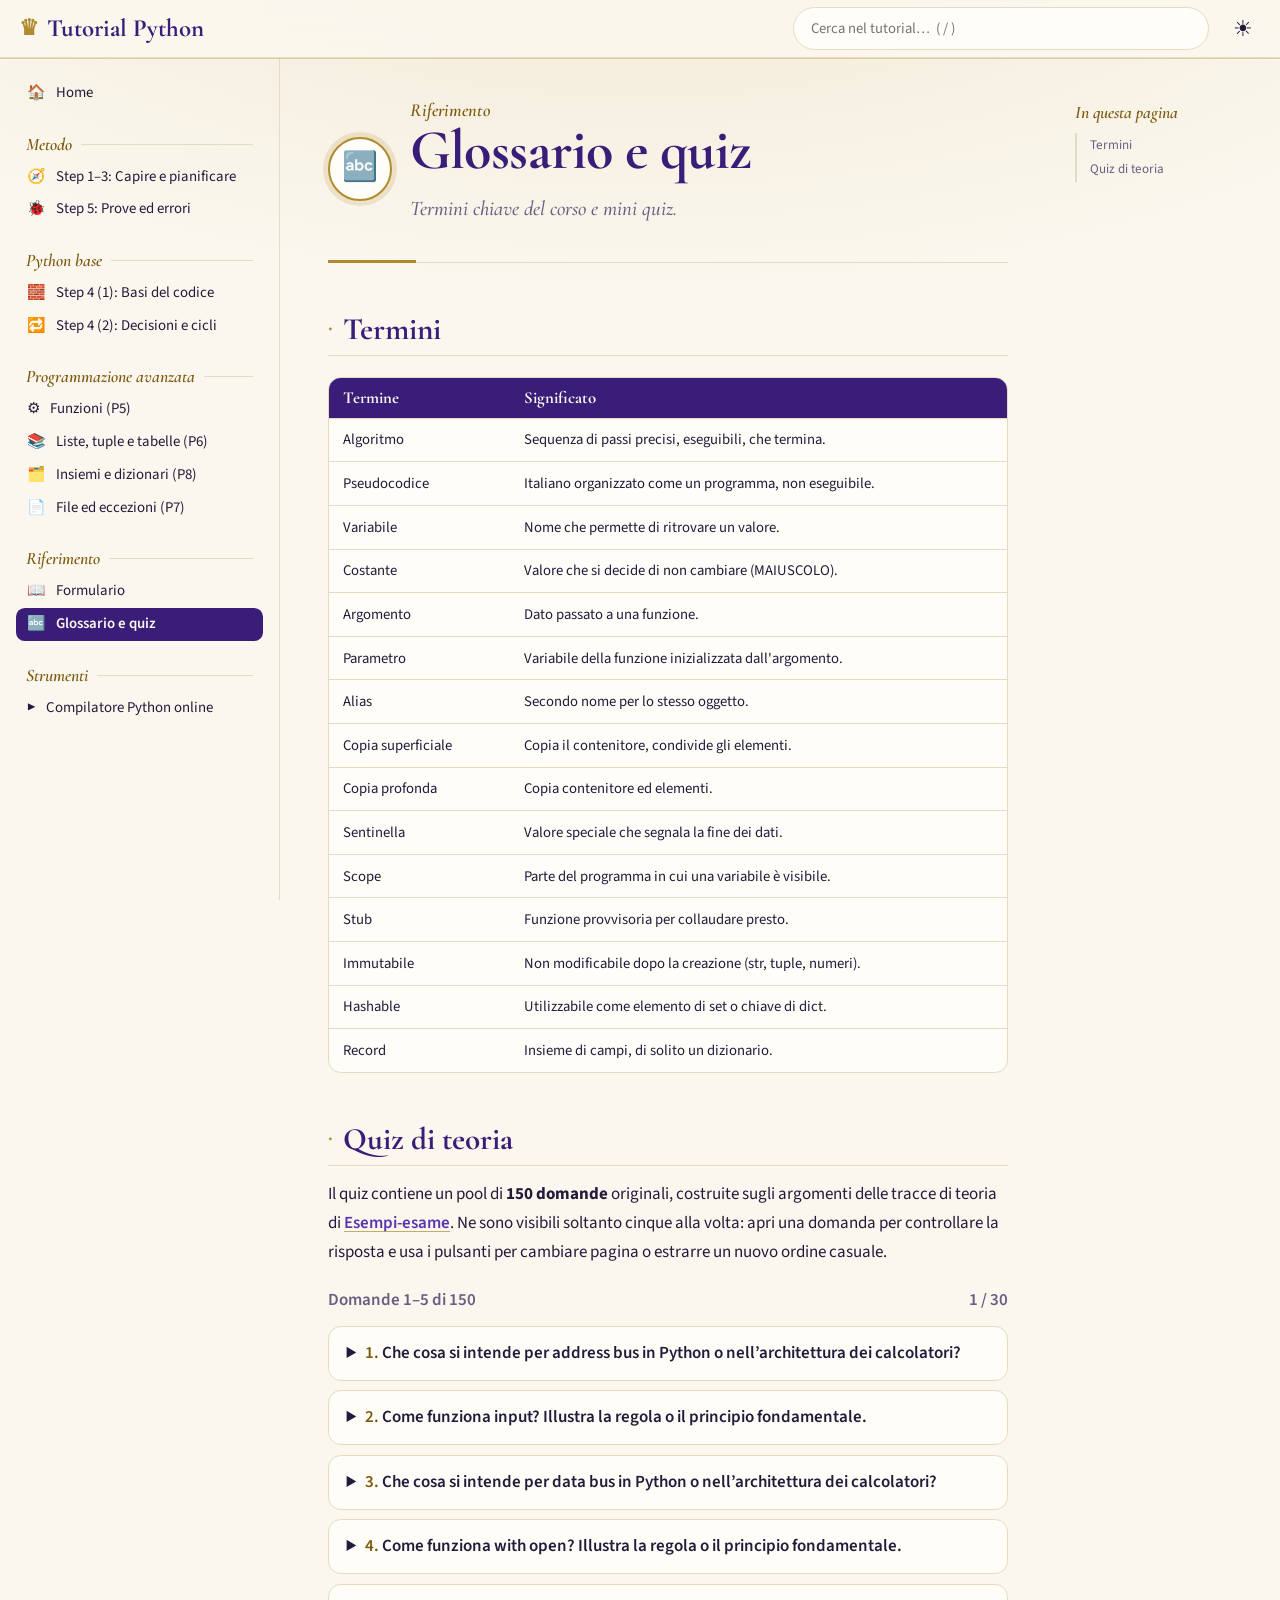
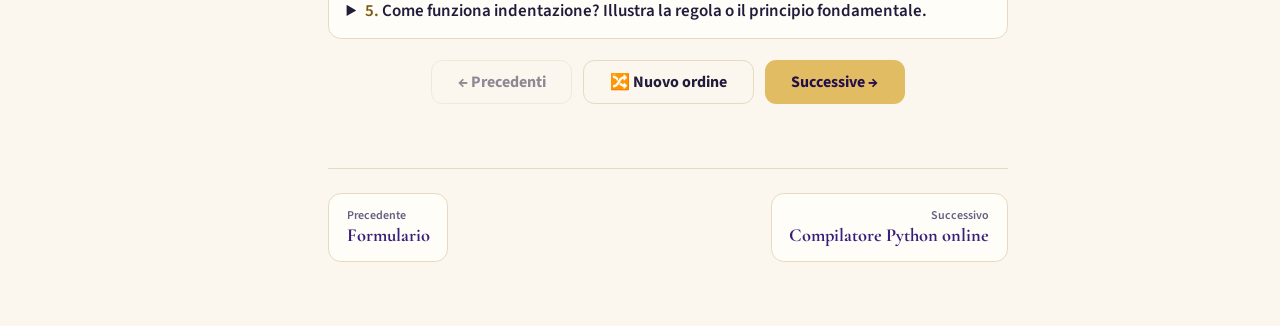
<file: glossario.html>
<!doctype html>
<html lang="it">
  <head>
    <meta charset="utf-8" />
    <meta name="viewport" content="width=device-width,initial-scale=1" />
    <title>Glossario e quiz · Tutorial Python</title>
    <meta name="color-scheme" content="light dark" />
    <script>
      try {
        if (
          localStorage.t === "dark" ||
          (!localStorage.t && matchMedia("(prefers-color-scheme:dark)").matches)
        )
          document.documentElement.classList.add("dark");
      } catch (e) {}
    </script>
    <link
      rel="icon"
      href="data:image/svg+xml,%3Csvg xmlns='http://www.w3.org/2000/svg' viewBox='0 0 100 100'%3E%3Ctext y='.9em' font-size='90'%3E%E2%99%9B%3C/text%3E%3C/svg%3E"
    />
    <link rel="preconnect" href="https://fonts.googleapis.com" />
    <link rel="preconnect" href="https://fonts.gstatic.com" crossorigin />
    <link
      href="https://fonts.googleapis.com/css2?family=Cormorant+Garamond:ital,wght@0,500;0,600;0,700;1,500;1,600&family=JetBrains+Mono:wght@400;500&family=Source+Sans+3:wght@400;600;700&display=swap"
      rel="stylesheet"
    />
    <link rel="stylesheet" href="css/theme.css" />
  </head>
  <body>
    <a class="skip" href="#main">Vai al contenuto</a>
    <div id="bar"></div>
    <header class="top">
      <button id="menu" aria-label="Apri il menu" aria-expanded="false">
        ☰</button
      ><a class="logo" href="index.html"><i>♛</i>Tutorial Python</a
      ><input
        id="q"
        type="search"
        placeholder="Cerca nel tutorial…  ( / )"
        autocomplete="off"
        aria-label="Cerca nel tutorial"
      /><button id="theme" aria-label="Cambia tema">
        <span class="sun">☀</span><span class="moon">☾</span>
      </button>
    </header>
    <div id="res" role="listbox"></div>
    <div id="ov"></div>
    <div class="wrap">
      <nav id="side" aria-label="Indice del tutorial">
        <a href="index.html"><span>🏠</span>Home</a>
        <div class="g">Metodo</div>
        <a href="step1-3.html"><span>🧭</span>Step 1–3: Capire e pianificare</a
        ><a href="step5-errori.html"><span>🐞</span>Step 5: Prove ed errori</a>
        <div class="g">Python base</div>
        <a href="step4-basi.html"><span>🧱</span>Step 4 (1): Basi del codice</a
        ><a href="step4-controllo.html"
          ><span>🔁</span>Step 4 (2): Decisioni e cicli</a
        >
        <div class="g">Programmazione avanzata</div>
        <a href="funzioni.html"><span>⚙️</span>Funzioni (P5)</a
        ><a href="liste.html"><span>📚</span>Liste, tuple e tabelle (P6)</a
        ><a href="insiemi-dizionari.html"
          ><span>🗂️</span>Insiemi e dizionari (P8)</a
        ><a href="file-eccezioni.html"><span>📄</span>File ed eccezioni (P7)</a>
        <div class="g">Riferimento</div>
        <a href="formulario.html"><span>📖</span>Formulario</a
        ><a href="glossario.html" class="on" aria-current="page"
          ><span>🔤</span>Glossario e quiz</a
        >
        <div class="g">Strumenti</div>
        <a href="compilatore.html"><span>▶️</span>Compilatore Python online</a>
      </nav>
      <main id="main" class="pg">
        <header class="hero">
          <span class="crest" aria-hidden="true">🔤</span>
          <div>
            <div class="kick">Riferimento</div>
            <h1>Glossario e quiz</h1>
            <p class="lede">Termini chiave del corso e mini quiz.</p>
          </div>
        </header>
        <h2 id="s1">Termini</h2>
        <div class="tw">
          <table>
            <thead>
              <tr>
                <th>Termine</th>
                <th>Significato</th>
              </tr>
            </thead>
            <tbody>
              <tr>
                <td>Algoritmo</td>
                <td>Sequenza di passi precisi, eseguibili, che termina.</td>
              </tr>
              <tr>
                <td>Pseudocodice</td>
                <td>Italiano organizzato come un programma, non eseguibile.</td>
              </tr>
              <tr>
                <td>Variabile</td>
                <td>Nome che permette di ritrovare un valore.</td>
              </tr>
              <tr>
                <td>Costante</td>
                <td>Valore che si decide di non cambiare (MAIUSCOLO).</td>
              </tr>
              <tr>
                <td>Argomento</td>
                <td>Dato passato a una funzione.</td>
              </tr>
              <tr>
                <td>Parametro</td>
                <td>Variabile della funzione inizializzata dall'argomento.</td>
              </tr>
              <tr>
                <td>Alias</td>
                <td>Secondo nome per lo stesso oggetto.</td>
              </tr>
              <tr>
                <td>Copia superficiale</td>
                <td>Copia il contenitore, condivide gli elementi.</td>
              </tr>
              <tr>
                <td>Copia profonda</td>
                <td>Copia contenitore ed elementi.</td>
              </tr>
              <tr>
                <td>Sentinella</td>
                <td>Valore speciale che segnala la fine dei dati.</td>
              </tr>
              <tr>
                <td>Scope</td>
                <td>Parte del programma in cui una variabile è visibile.</td>
              </tr>
              <tr>
                <td>Stub</td>
                <td>Funzione provvisoria per collaudare presto.</td>
              </tr>
              <tr>
                <td>Immutabile</td>
                <td>
                  Non modificabile dopo la creazione (str, tuple, numeri).
                </td>
              </tr>
              <tr>
                <td>Hashable</td>
                <td>Utilizzabile come elemento di set o chiave di dict.</td>
              </tr>
              <tr>
                <td>Record</td>
                <td>Insieme di campi, di solito un dizionario.</td>
              </tr>
            </tbody>
          </table>
        </div>
        <h2 id="s2">Quiz di teoria</h2>
        <p>
          Il quiz contiene un pool di <b>150 domande</b> originali, costruite
          sugli argomenti delle tracce di teoria di
          <a
            href="https://github.com/polito-informatica/Esempi-esame/tree/master/teoria"
            target="_blank"
            rel="noopener"
            >Esempi-esame</a
          >. Ne sono visibili soltanto cinque alla volta: apri una domanda per
          controllare la risposta e usa i pulsanti per cambiare pagina o
          estrarre un nuovo ordine casuale.
        </p>
        <div class="quiz-toolbar" aria-live="polite">
          <span id="quiz-status"></span><span id="quiz-page"></span>
        </div>
        <div id="quiz-list"></div>
        <div class="quiz-actions">
          <button id="quiz-previous" class="btn ghost">← Precedenti</button
          ><button id="quiz-shuffle" class="btn ghost">🔀 Nuovo ordine</button
          ><button id="quiz-next" class="btn">Successive →</button>
        </div>
        <nav class="pager" aria-label="Pagine">
          <a class="prev" href="formulario.html"
            ><small>Precedente</small>Formulario</a
          ><a class="next" href="compilatore.html"
            ><small>Successivo</small>Compilatore Python online</a
          >
        </nav>
      </main>
      <aside id="toc" aria-label="In questa pagina">
        <b>In questa pagina</b><a class="" href="#s1">Termini</a
        ><a class="" href="#s2">Quiz di teoria</a>
      </aside>
    </div>
    <script src="js/search-index.js"></script>
    <script src="js/app.js"></script>
    <script src="js/quiz.js"></script>
  </body>
</html>
</file>
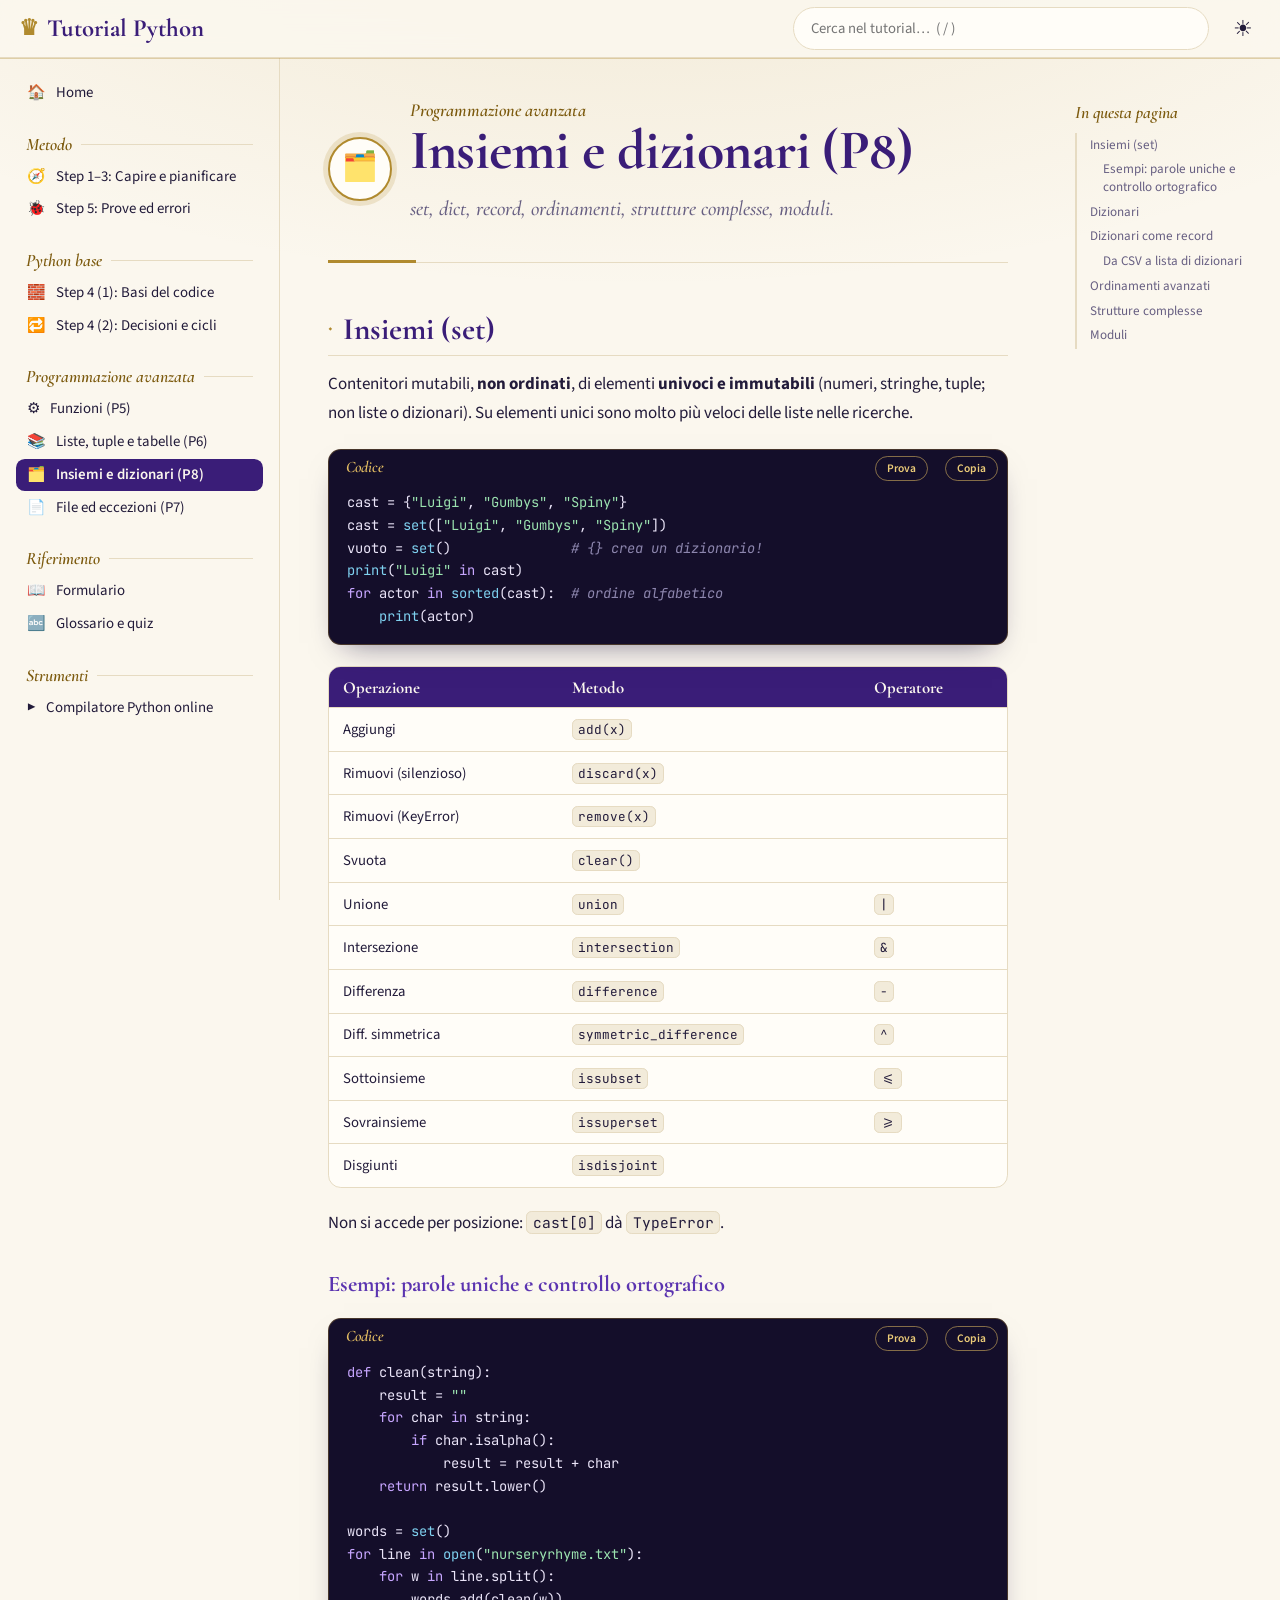
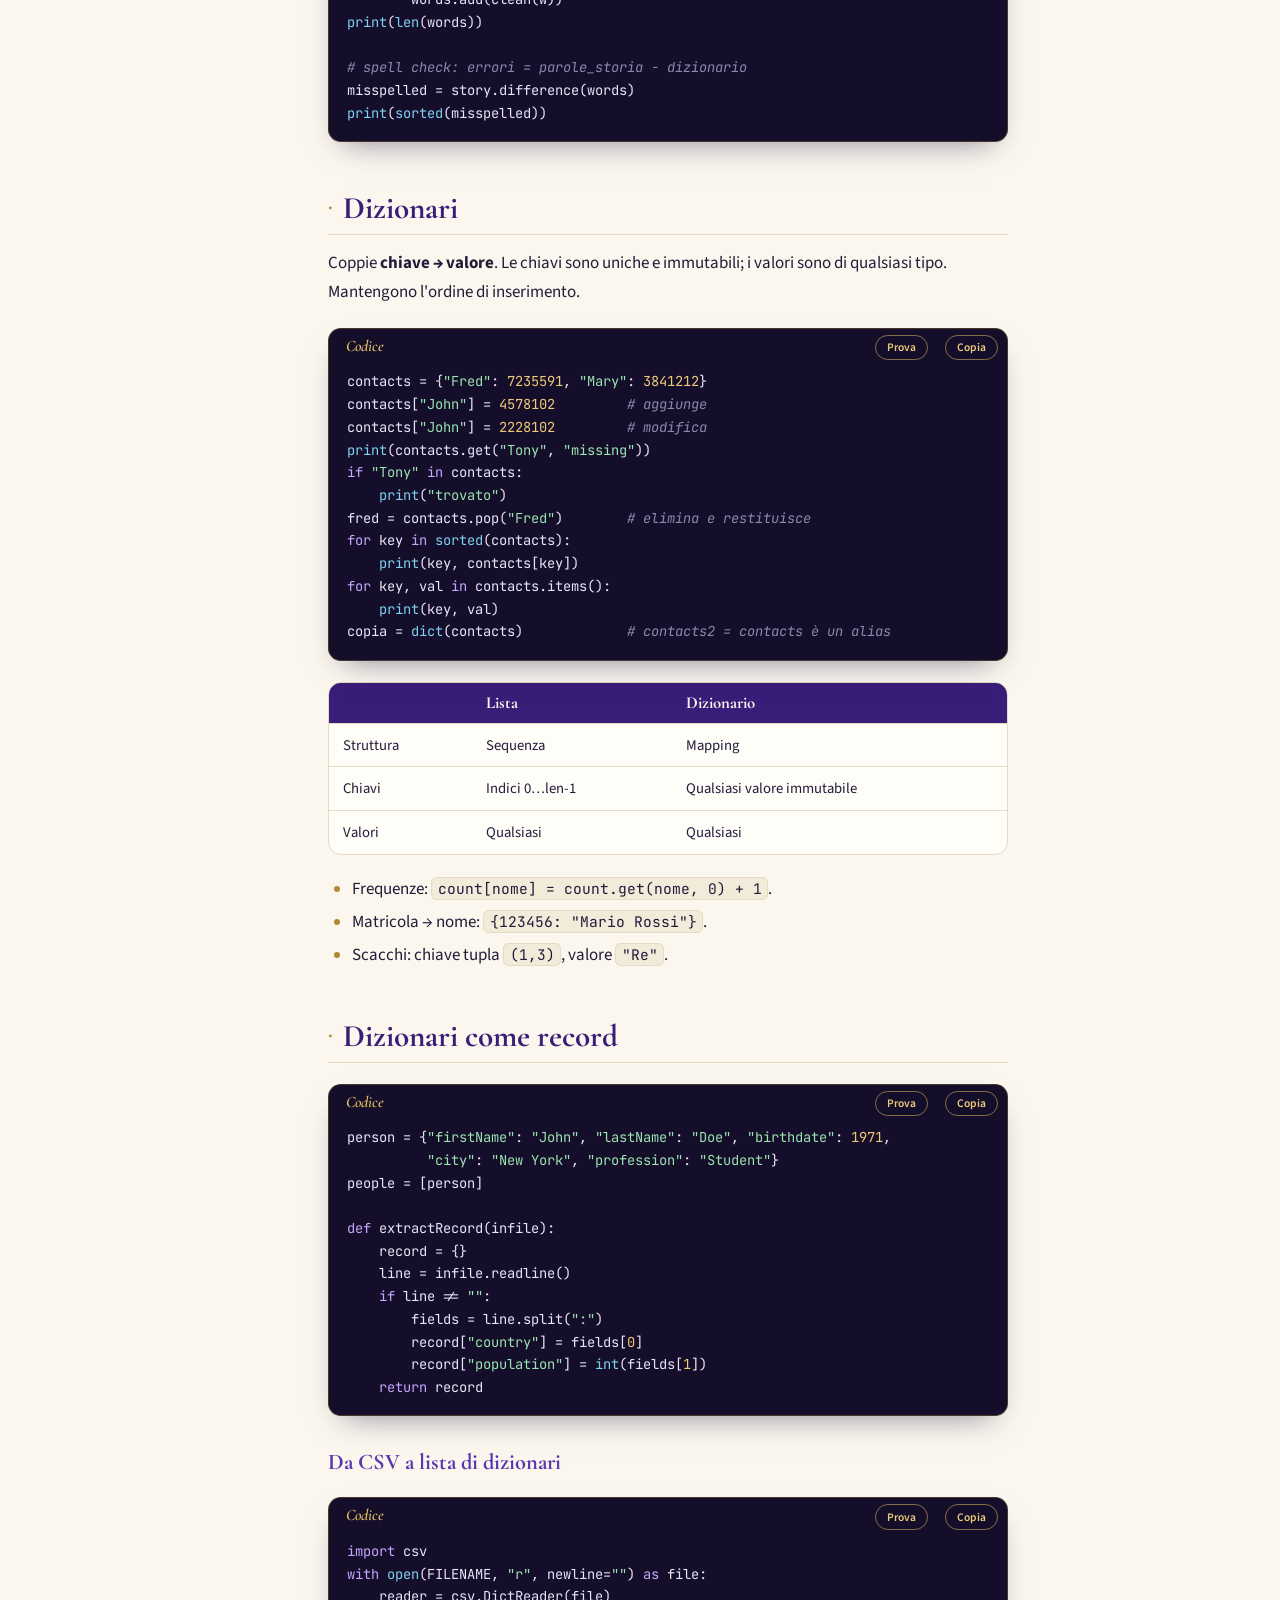
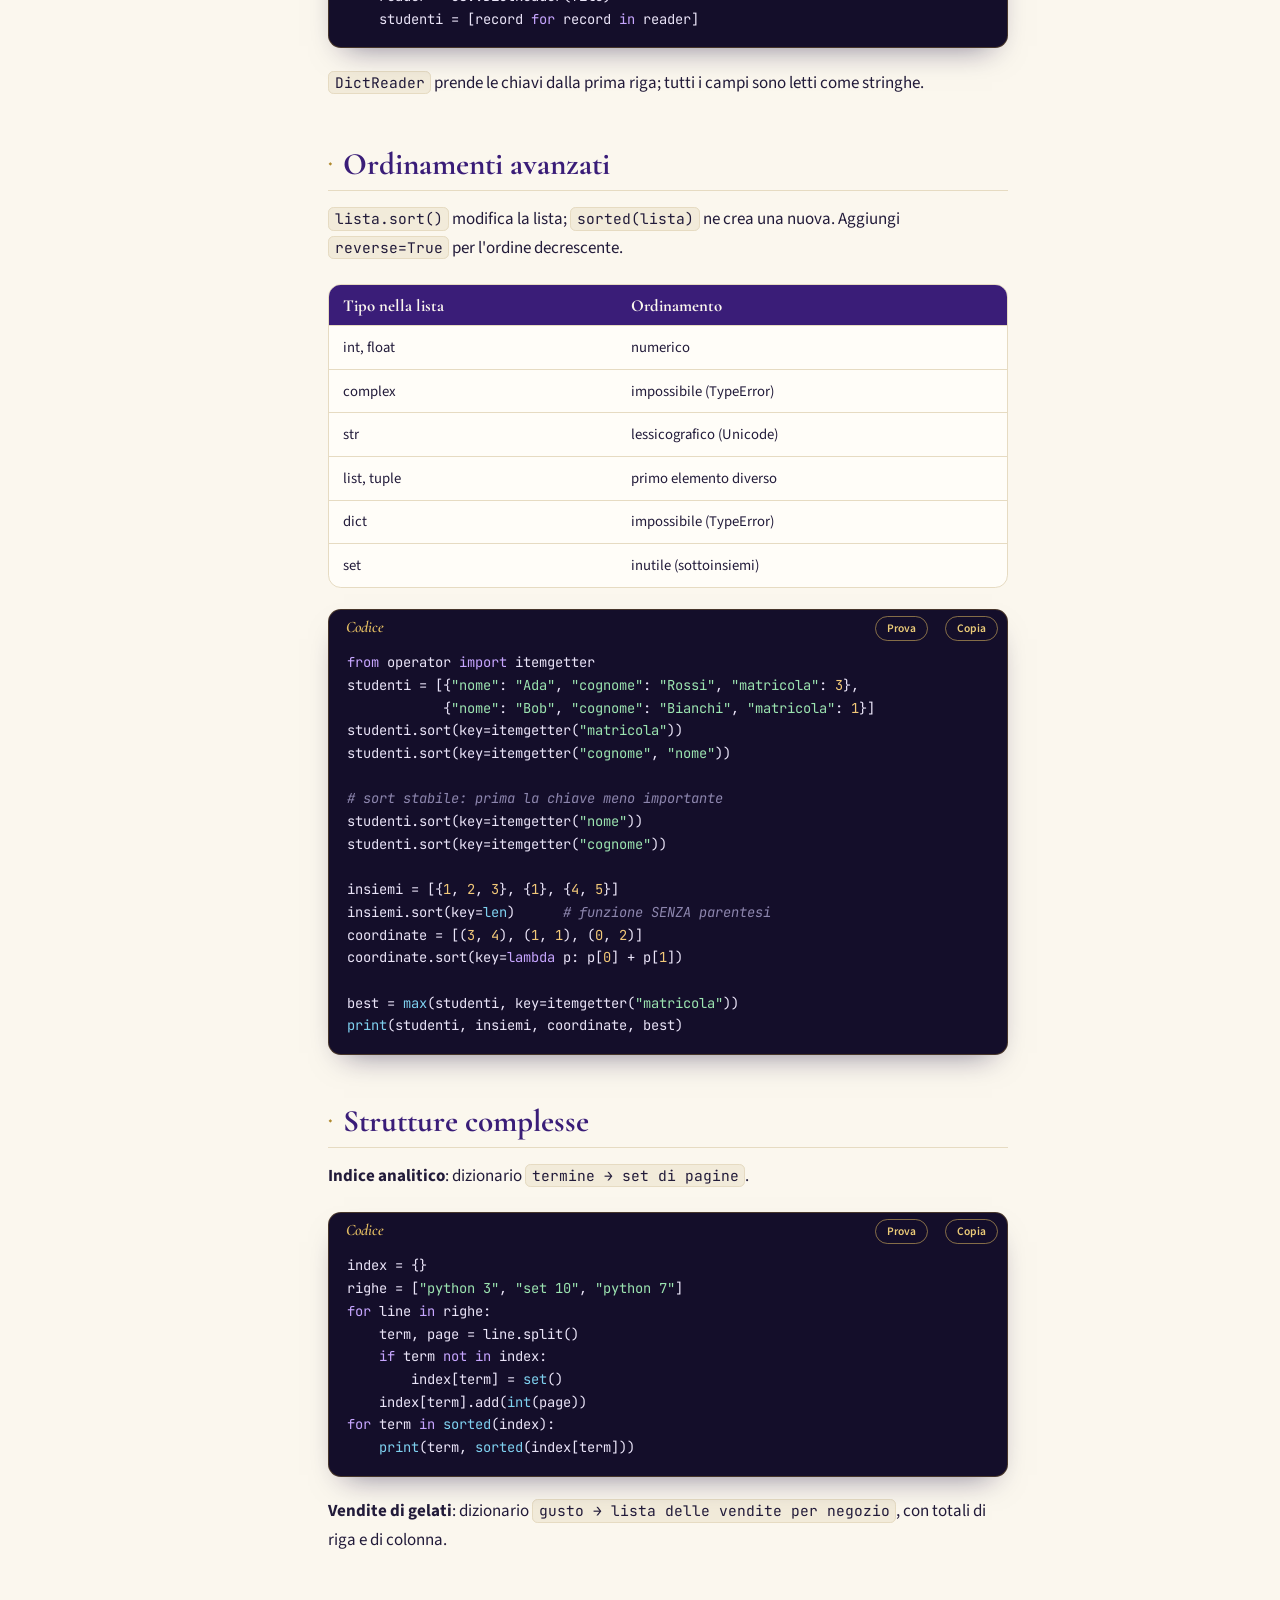
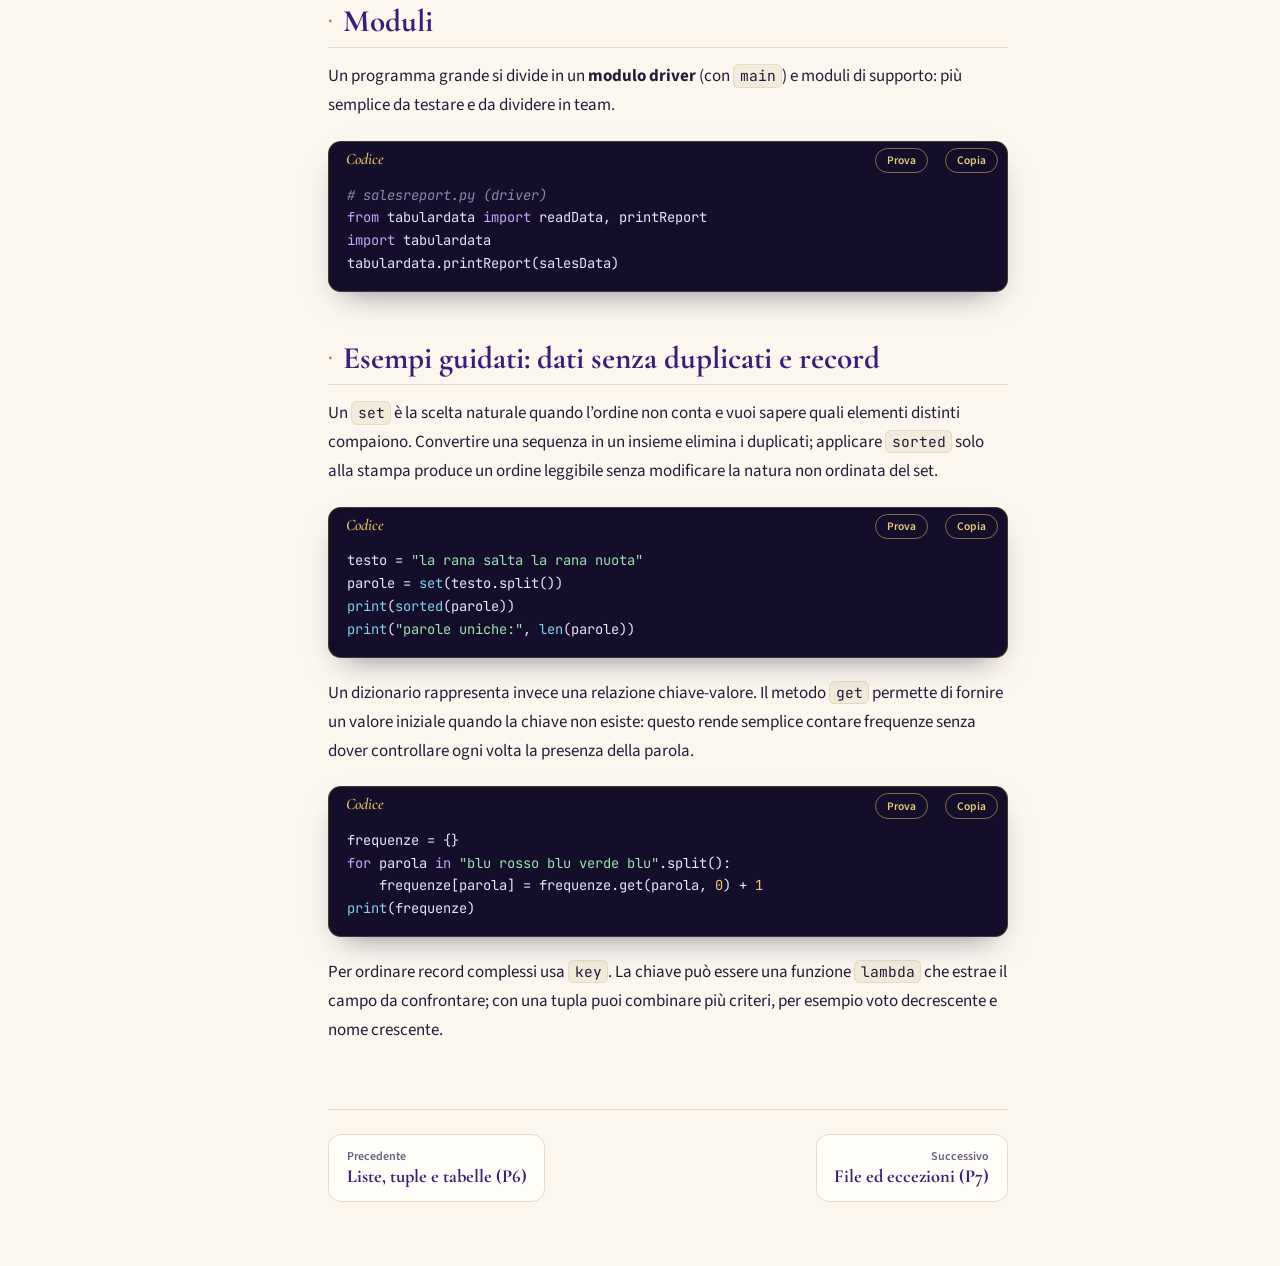
<file: insiemi-dizionari.html>
<!doctype html>
<html lang="it">
  <head>
    <meta charset="utf-8" />
    <meta name="viewport" content="width=device-width,initial-scale=1" />
    <title>Insiemi e dizionari (P8) · Tutorial Python</title>
    <meta name="color-scheme" content="light dark" />
    <script>
      try {
        if (
          localStorage.t === "dark" ||
          (!localStorage.t && matchMedia("(prefers-color-scheme:dark)").matches)
        )
          document.documentElement.classList.add("dark");
      } catch (e) {}
    </script>
    <link
      rel="icon"
      href="data:image/svg+xml,%3Csvg xmlns='http://www.w3.org/2000/svg' viewBox='0 0 100 100'%3E%3Ctext y='.9em' font-size='90'%3E%E2%99%9B%3C/text%3E%3C/svg%3E"
    />
    <link rel="preconnect" href="https://fonts.googleapis.com" />
    <link rel="preconnect" href="https://fonts.gstatic.com" crossorigin />
    <link
      href="https://fonts.googleapis.com/css2?family=Cormorant+Garamond:ital,wght@0,500;0,600;0,700;1,500;1,600&family=JetBrains+Mono:wght@400;500&family=Source+Sans+3:wght@400;600;700&display=swap"
      rel="stylesheet"
    />
    <link rel="stylesheet" href="css/theme.css" />
  </head>
  <body>
    <a class="skip" href="#main">Vai al contenuto</a>
    <div id="bar"></div>
    <header class="top">
      <button id="menu" aria-label="Apri il menu" aria-expanded="false">
        ☰</button
      ><a class="logo" href="index.html"><i>♛</i>Tutorial Python</a
      ><input
        id="q"
        type="search"
        placeholder="Cerca nel tutorial…  ( / )"
        autocomplete="off"
        aria-label="Cerca nel tutorial"
      /><button id="theme" aria-label="Cambia tema">
        <span class="sun">☀</span><span class="moon">☾</span>
      </button>
    </header>
    <div id="res" role="listbox"></div>
    <div id="ov"></div>
    <div class="wrap">
      <nav id="side" aria-label="Indice del tutorial">
        <a href="index.html"><span>🏠</span>Home</a>
        <div class="g">Metodo</div>
        <a href="step1-3.html"><span>🧭</span>Step 1–3: Capire e pianificare</a
        ><a href="step5-errori.html"><span>🐞</span>Step 5: Prove ed errori</a>
        <div class="g">Python base</div>
        <a href="step4-basi.html"><span>🧱</span>Step 4 (1): Basi del codice</a
        ><a href="step4-controllo.html"
          ><span>🔁</span>Step 4 (2): Decisioni e cicli</a
        >
        <div class="g">Programmazione avanzata</div>
        <a href="funzioni.html"><span>⚙️</span>Funzioni (P5)</a
        ><a href="liste.html"><span>📚</span>Liste, tuple e tabelle (P6)</a
        ><a href="insiemi-dizionari.html" class="on" aria-current="page"
          ><span>🗂️</span>Insiemi e dizionari (P8)</a
        ><a href="file-eccezioni.html"><span>📄</span>File ed eccezioni (P7)</a>
        <div class="g">Riferimento</div>
        <a href="formulario.html"><span>📖</span>Formulario</a
        ><a href="glossario.html"><span>🔤</span>Glossario e quiz</a>
        <div class="g">Strumenti</div>
        <a href="compilatore.html"><span>▶️</span>Compilatore Python online</a>
      </nav>
      <main id="main" class="pg">
        <header class="hero">
          <span class="crest" aria-hidden="true">🗂️</span>
          <div>
            <div class="kick">Programmazione avanzata</div>
            <h1>Insiemi e dizionari (P8)</h1>
            <p class="lede">
              set, dict, record, ordinamenti, strutture complesse, moduli.
            </p>
          </div>
        </header>
        <h2 id="s1">Insiemi (set)</h2>
        <p>
          Contenitori mutabili, <b>non ordinati</b>, di elementi
          <b>univoci e immutabili</b> (numeri, stringhe, tuple; non liste o
          dizionari). Su elementi unici sono molto più veloci delle liste nelle
          ricerche.
        </p>
        <div class="code">
          <button class="copy">Copia</button>
          <pre><code>cast = {&quot;Luigi&quot;, &quot;Gumbys&quot;, &quot;Spiny&quot;}
cast = set([&quot;Luigi&quot;, &quot;Gumbys&quot;, &quot;Spiny&quot;])
vuoto = set()               # {} crea un dizionario!
print(&quot;Luigi&quot; in cast)
for actor in sorted(cast):  # ordine alfabetico
    print(actor)</code></pre>
        </div>
        <div class="tw">
          <table>
            <thead>
              <tr>
                <th>Operazione</th>
                <th>Metodo</th>
                <th>Operatore</th>
              </tr>
            </thead>
            <tbody>
              <tr>
                <td>Aggiungi</td>
                <td><code>add(x)</code></td>
                <td></td>
              </tr>
              <tr>
                <td>Rimuovi (silenzioso)</td>
                <td><code>discard(x)</code></td>
                <td></td>
              </tr>
              <tr>
                <td>Rimuovi (KeyError)</td>
                <td><code>remove(x)</code></td>
                <td></td>
              </tr>
              <tr>
                <td>Svuota</td>
                <td><code>clear()</code></td>
                <td></td>
              </tr>
              <tr>
                <td>Unione</td>
                <td><code>union</code></td>
                <td><code>|</code></td>
              </tr>
              <tr>
                <td>Intersezione</td>
                <td><code>intersection</code></td>
                <td><code>&amp;</code></td>
              </tr>
              <tr>
                <td>Differenza</td>
                <td><code>difference</code></td>
                <td><code>-</code></td>
              </tr>
              <tr>
                <td>Diff. simmetrica</td>
                <td><code>symmetric_difference</code></td>
                <td><code>^</code></td>
              </tr>
              <tr>
                <td>Sottoinsieme</td>
                <td><code>issubset</code></td>
                <td><code>&lt;=</code></td>
              </tr>
              <tr>
                <td>Sovrainsieme</td>
                <td><code>issuperset</code></td>
                <td><code>&gt;=</code></td>
              </tr>
              <tr>
                <td>Disgiunti</td>
                <td><code>isdisjoint</code></td>
                <td></td>
              </tr>
            </tbody>
          </table>
        </div>
        <p>
          Non si accede per posizione: <code>cast[0]</code> dà
          <code>TypeError</code>.
        </p>
        <h3 id="s2">Esempi: parole uniche e controllo ortografico</h3>
        <div class="code">
          <button class="copy">Copia</button>
          <pre><code>def clean(string):
    result = &quot;&quot;
    for char in string:
        if char.isalpha():
            result = result + char
    return result.lower()

words = set()
for line in open(&quot;nurseryrhyme.txt&quot;):
    for w in line.split():
        words.add(clean(w))
print(len(words))

# spell check: errori = parole_storia - dizionario
misspelled = story.difference(words)
print(sorted(misspelled))</code></pre>
        </div>
        <h2 id="s3">Dizionari</h2>
        <p>
          Coppie <b>chiave → valore</b>. Le chiavi sono uniche e immutabili; i
          valori sono di qualsiasi tipo. Mantengono l'ordine di inserimento.
        </p>
        <div class="code">
          <button class="copy">Copia</button>
          <pre><code>contacts = {&quot;Fred&quot;: 7235591, &quot;Mary&quot;: 3841212}
contacts[&quot;John&quot;] = 4578102         # aggiunge
contacts[&quot;John&quot;] = 2228102         # modifica
print(contacts.get(&quot;Tony&quot;, &quot;missing&quot;))
if &quot;Tony&quot; in contacts:
    print(&quot;trovato&quot;)
fred = contacts.pop(&quot;Fred&quot;)        # elimina e restituisce
for key in sorted(contacts):
    print(key, contacts[key])
for key, val in contacts.items():
    print(key, val)
copia = dict(contacts)             # contacts2 = contacts è un alias</code></pre>
        </div>
        <div class="tw">
          <table>
            <thead>
              <tr>
                <th></th>
                <th>Lista</th>
                <th>Dizionario</th>
              </tr>
            </thead>
            <tbody>
              <tr>
                <td>Struttura</td>
                <td>Sequenza</td>
                <td>Mapping</td>
              </tr>
              <tr>
                <td>Chiavi</td>
                <td>Indici 0…len-1</td>
                <td>Qualsiasi valore immutabile</td>
              </tr>
              <tr>
                <td>Valori</td>
                <td>Qualsiasi</td>
                <td>Qualsiasi</td>
              </tr>
            </tbody>
          </table>
        </div>
        <ul>
          <li>Frequenze: <code>count[nome] = count.get(nome, 0) + 1</code>.</li>
          <li>Matricola → nome: <code>{123456: "Mario Rossi"}</code>.</li>
          <li>
            Scacchi: chiave tupla <code>(1,3)</code>, valore <code>"Re"</code>.
          </li>
        </ul>
        <h2 id="s4">Dizionari come record</h2>
        <div class="code">
          <button class="copy">Copia</button>
          <pre><code>person = {&quot;firstName&quot;: &quot;John&quot;, &quot;lastName&quot;: &quot;Doe&quot;, &quot;birthdate&quot;: 1971,
          &quot;city&quot;: &quot;New York&quot;, &quot;profession&quot;: &quot;Student&quot;}
people = [person]

def extractRecord(infile):
    record = {}
    line = infile.readline()
    if line != &quot;&quot;:
        fields = line.split(&quot;:&quot;)
        record[&quot;country&quot;] = fields[0]
        record[&quot;population&quot;] = int(fields[1])
    return record</code></pre>
        </div>
        <h3 id="s5">Da CSV a lista di dizionari</h3>
        <div class="code">
          <button class="copy">Copia</button>
          <pre><code>import csv
with open(FILENAME, &quot;r&quot;, newline=&quot;&quot;) as file:
    reader = csv.DictReader(file)
    studenti = [record for record in reader]</code></pre>
        </div>
        <p>
          <code>DictReader</code> prende le chiavi dalla prima riga; tutti i
          campi sono letti come stringhe.
        </p>
        <h2 id="s6">Ordinamenti avanzati</h2>
        <p>
          <code>lista.sort()</code> modifica la lista;
          <code>sorted(lista)</code> ne crea una nuova. Aggiungi
          <code>reverse=True</code> per l'ordine decrescente.
        </p>
        <div class="tw">
          <table>
            <thead>
              <tr>
                <th>Tipo nella lista</th>
                <th>Ordinamento</th>
              </tr>
            </thead>
            <tbody>
              <tr>
                <td>int, float</td>
                <td>numerico</td>
              </tr>
              <tr>
                <td>complex</td>
                <td>impossibile (TypeError)</td>
              </tr>
              <tr>
                <td>str</td>
                <td>lessicografico (Unicode)</td>
              </tr>
              <tr>
                <td>list, tuple</td>
                <td>primo elemento diverso</td>
              </tr>
              <tr>
                <td>dict</td>
                <td>impossibile (TypeError)</td>
              </tr>
              <tr>
                <td>set</td>
                <td>inutile (sottoinsiemi)</td>
              </tr>
            </tbody>
          </table>
        </div>
        <div class="code">
          <button class="copy">Copia</button>
          <pre><code>from operator import itemgetter
studenti = [{&quot;nome&quot;: &quot;Ada&quot;, &quot;cognome&quot;: &quot;Rossi&quot;, &quot;matricola&quot;: 3},
            {&quot;nome&quot;: &quot;Bob&quot;, &quot;cognome&quot;: &quot;Bianchi&quot;, &quot;matricola&quot;: 1}]
studenti.sort(key=itemgetter(&quot;matricola&quot;))
studenti.sort(key=itemgetter(&quot;cognome&quot;, &quot;nome&quot;))

# sort stabile: prima la chiave meno importante
studenti.sort(key=itemgetter(&quot;nome&quot;))
studenti.sort(key=itemgetter(&quot;cognome&quot;))

insiemi = [{1, 2, 3}, {1}, {4, 5}]
insiemi.sort(key=len)      # funzione SENZA parentesi
coordinate = [(3, 4), (1, 1), (0, 2)]
coordinate.sort(key=lambda p: p[0] + p[1])

best = max(studenti, key=itemgetter(&quot;matricola&quot;))
print(studenti, insiemi, coordinate, best)</code></pre>
        </div>
        <h2 id="s7">Strutture complesse</h2>
        <p>
          <b>Indice analitico</b>: dizionario
          <code>termine → set di pagine</code>.
        </p>
        <div class="code">
          <button class="copy">Copia</button>
          <pre><code>index = {}
righe = [&quot;python 3&quot;, &quot;set 10&quot;, &quot;python 7&quot;]
for line in righe:
    term, page = line.split()
    if term not in index:
        index[term] = set()
    index[term].add(int(page))
for term in sorted(index):
    print(term, sorted(index[term]))</code></pre>
        </div>
        <p>
          <b>Vendite di gelati</b>: dizionario
          <code>gusto → lista delle vendite per negozio</code>, con totali di
          riga e di colonna.
        </p>
        <h2 id="s8">Moduli</h2>
        <p>
          Un programma grande si divide in un <b>modulo driver</b> (con
          <code>main</code>) e moduli di supporto: più semplice da testare e da
          dividere in team.
        </p>
        <div class="code">
          <button class="copy">Copia</button>
          <pre><code># salesreport.py (driver)
from tabulardata import readData, printReport
import tabulardata
tabulardata.printReport(salesData)</code></pre>
        </div>
        <h2 id="s9">Esempi guidati: dati senza duplicati e record</h2>
        <p>
          Un <code>set</code> è la scelta naturale quando l’ordine non conta e
          vuoi sapere quali elementi distinti compaiono. Convertire una sequenza
          in un insieme elimina i duplicati; applicare <code>sorted</code> solo
          alla stampa produce un ordine leggibile senza modificare la natura non
          ordinata del set.
        </p>
        <div class="code">
          <button class="copy">Copia</button>
          <pre><code>testo = "la rana salta la rana nuota"
parole = set(testo.split())
print(sorted(parole))
print("parole uniche:", len(parole))</code></pre>
        </div>
        <p>
          Un dizionario rappresenta invece una relazione chiave-valore. Il
          metodo <code>get</code> permette di fornire un valore iniziale quando
          la chiave non esiste: questo rende semplice contare frequenze senza
          dover controllare ogni volta la presenza della parola.
        </p>
        <div class="code">
          <button class="copy">Copia</button>
          <pre><code>frequenze = {}
for parola in "blu rosso blu verde blu".split():
    frequenze[parola] = frequenze.get(parola, 0) + 1
print(frequenze)</code></pre>
        </div>
        <p>
          Per ordinare record complessi usa <code>key</code>. La chiave può
          essere una funzione <code>lambda</code> che estrae il campo da
          confrontare; con una tupla puoi combinare più criteri, per esempio
          voto decrescente e nome crescente.
        </p>
        <nav class="pager" aria-label="Pagine">
          <a class="prev" href="liste.html"
            ><small>Precedente</small>Liste, tuple e tabelle (P6)</a
          ><a class="next" href="file-eccezioni.html"
            ><small>Successivo</small>File ed eccezioni (P7)</a
          >
        </nav>
      </main>
      <aside id="toc" aria-label="In questa pagina">
        <b>In questa pagina</b><a class="" href="#s1">Insiemi (set)</a
        ><a class="sub" href="#s2"
          >Esempi: parole uniche e controllo ortografico</a
        ><a class="" href="#s3">Dizionari</a
        ><a class="" href="#s4">Dizionari come record</a
        ><a class="sub" href="#s5">Da CSV a lista di dizionari</a
        ><a class="" href="#s6">Ordinamenti avanzati</a
        ><a class="" href="#s7">Strutture complesse</a
        ><a class="" href="#s8">Moduli</a>
      </aside>
    </div>
    <script src="js/search-index.js"></script>
    <script src="js/app.js"></script>
  </body>
</html>
</file>
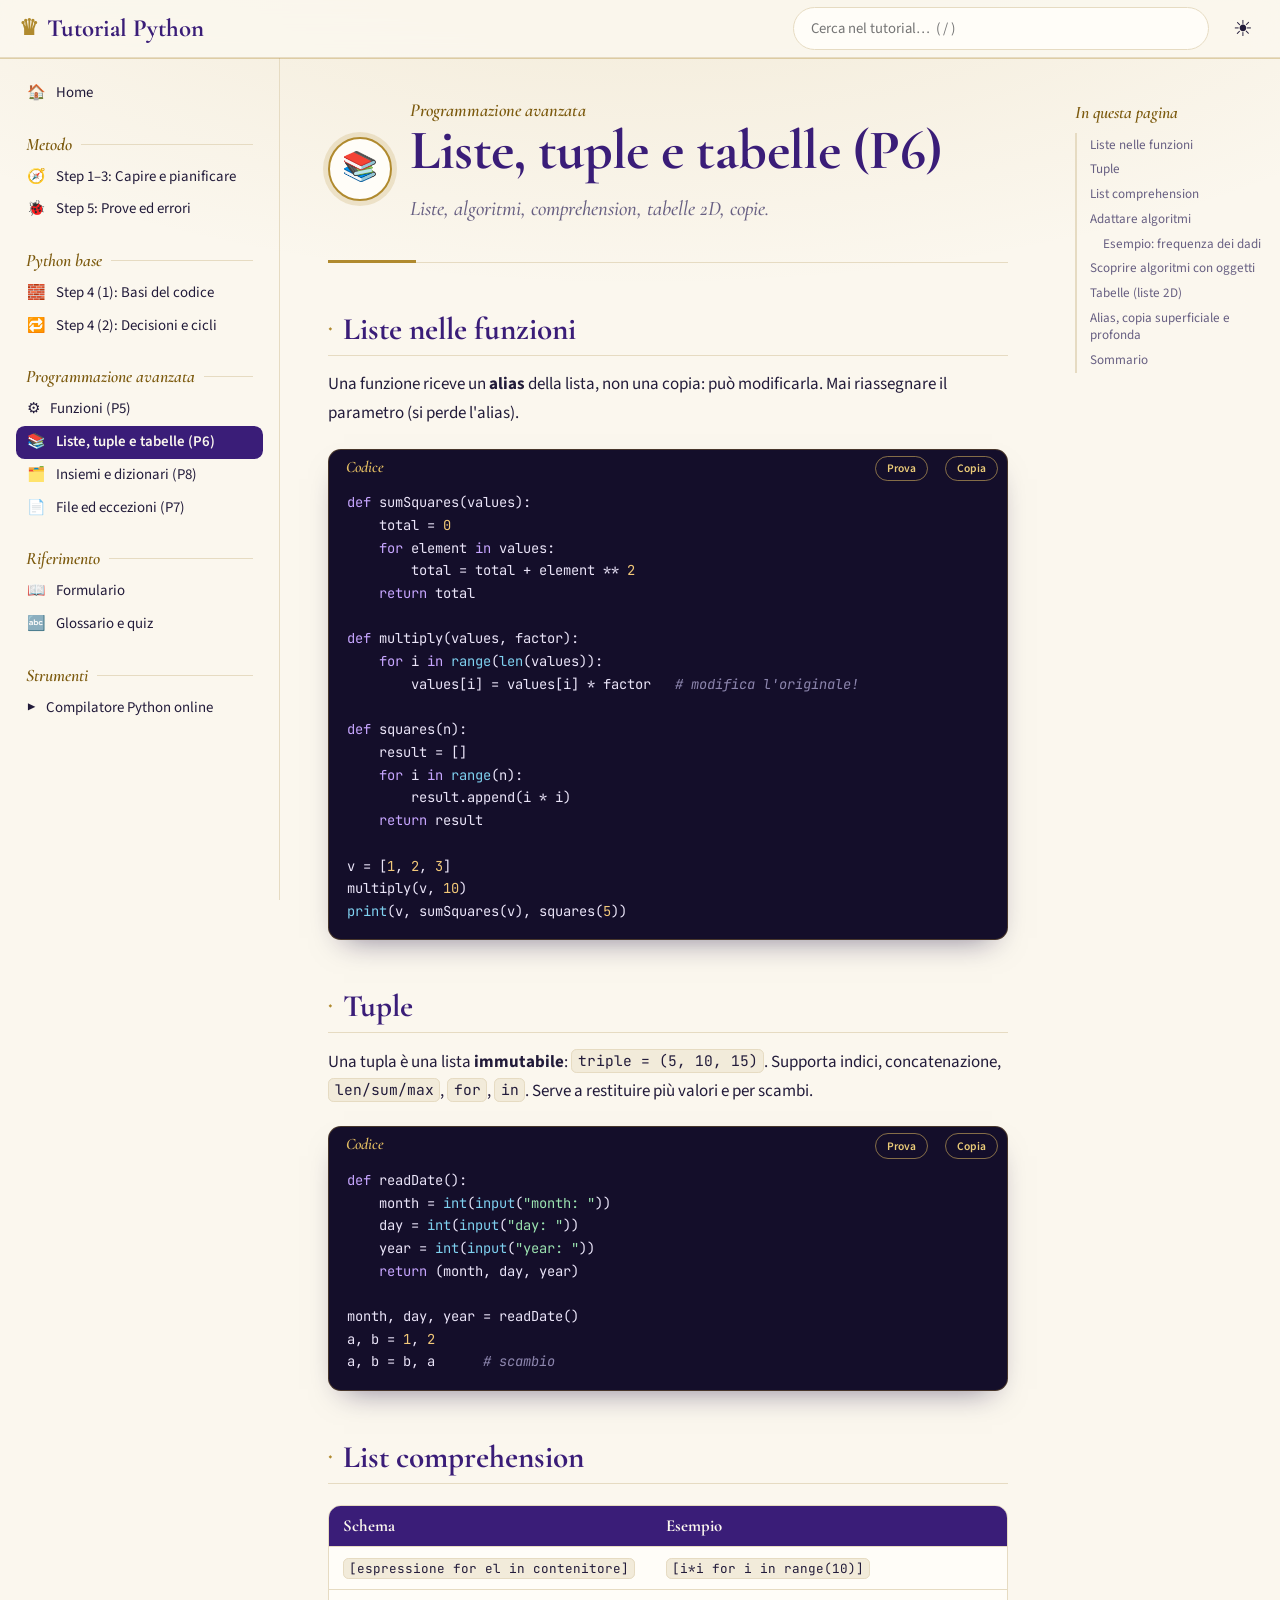
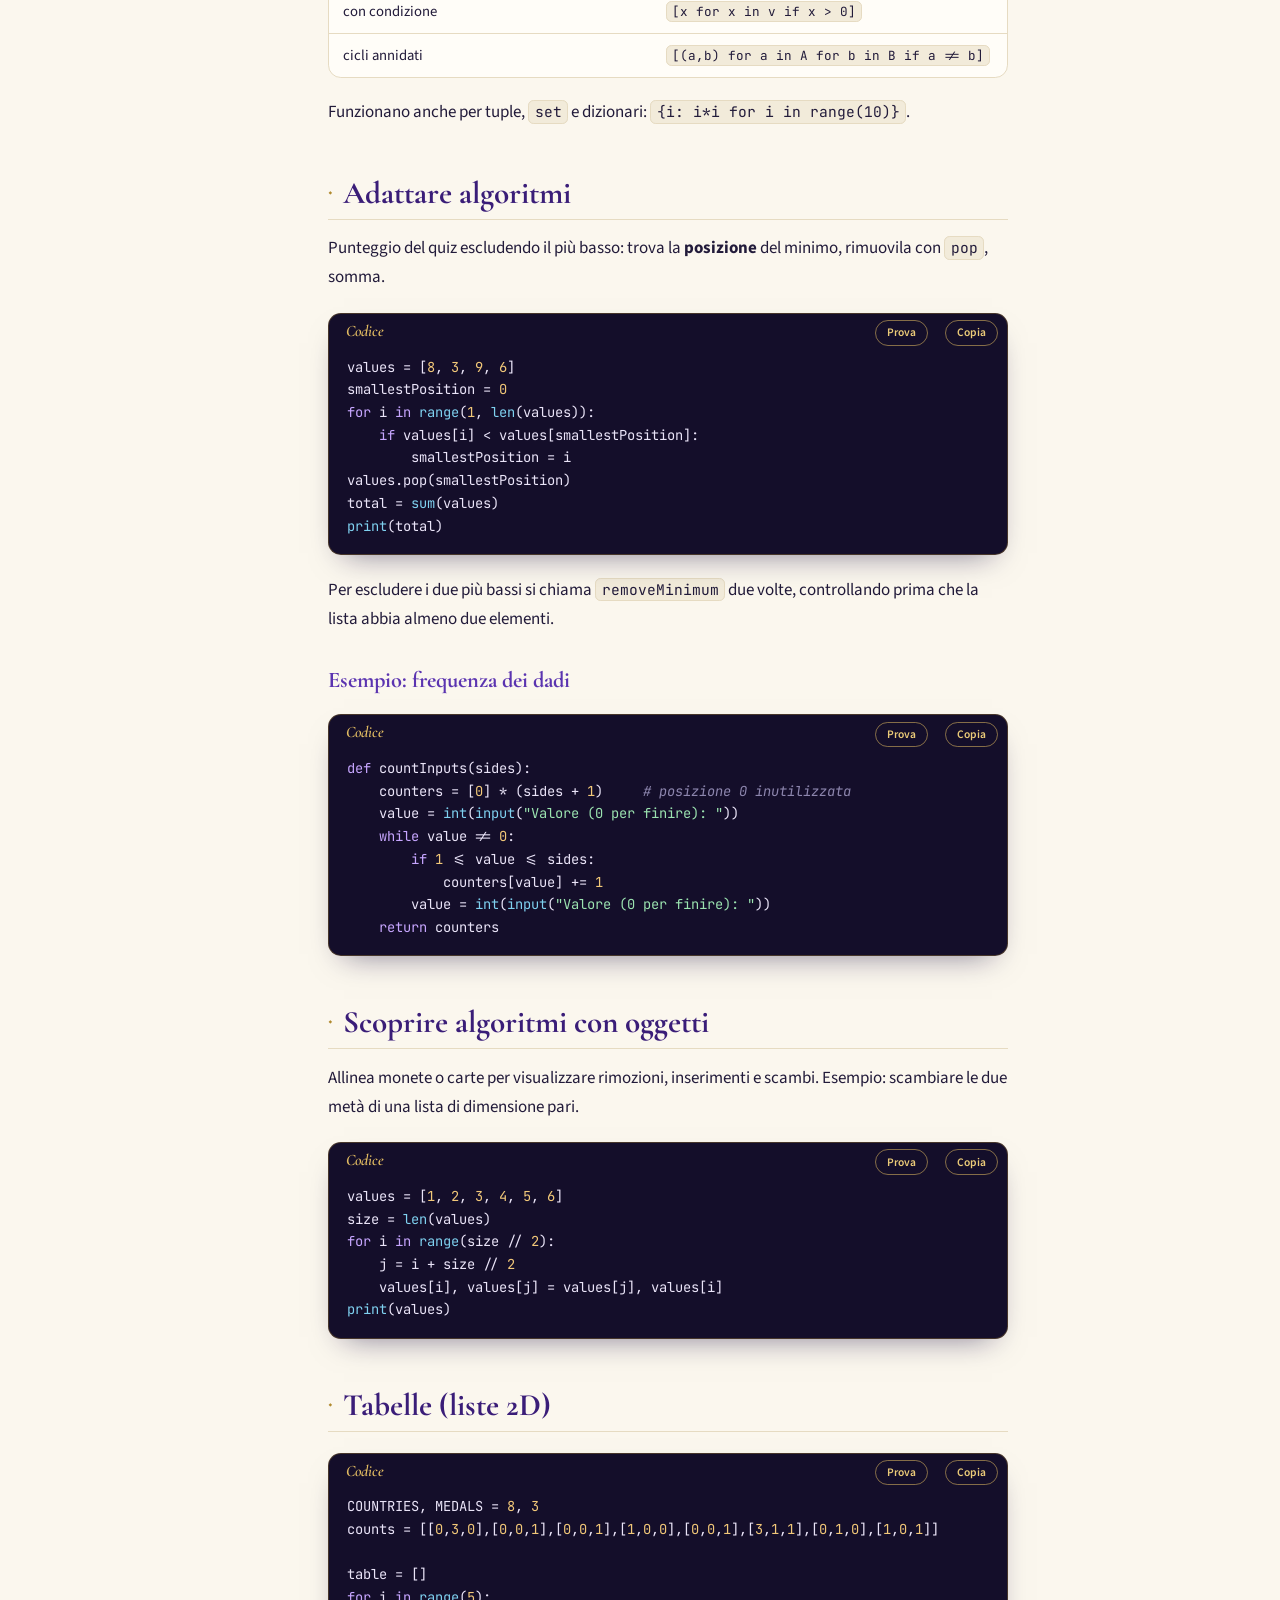
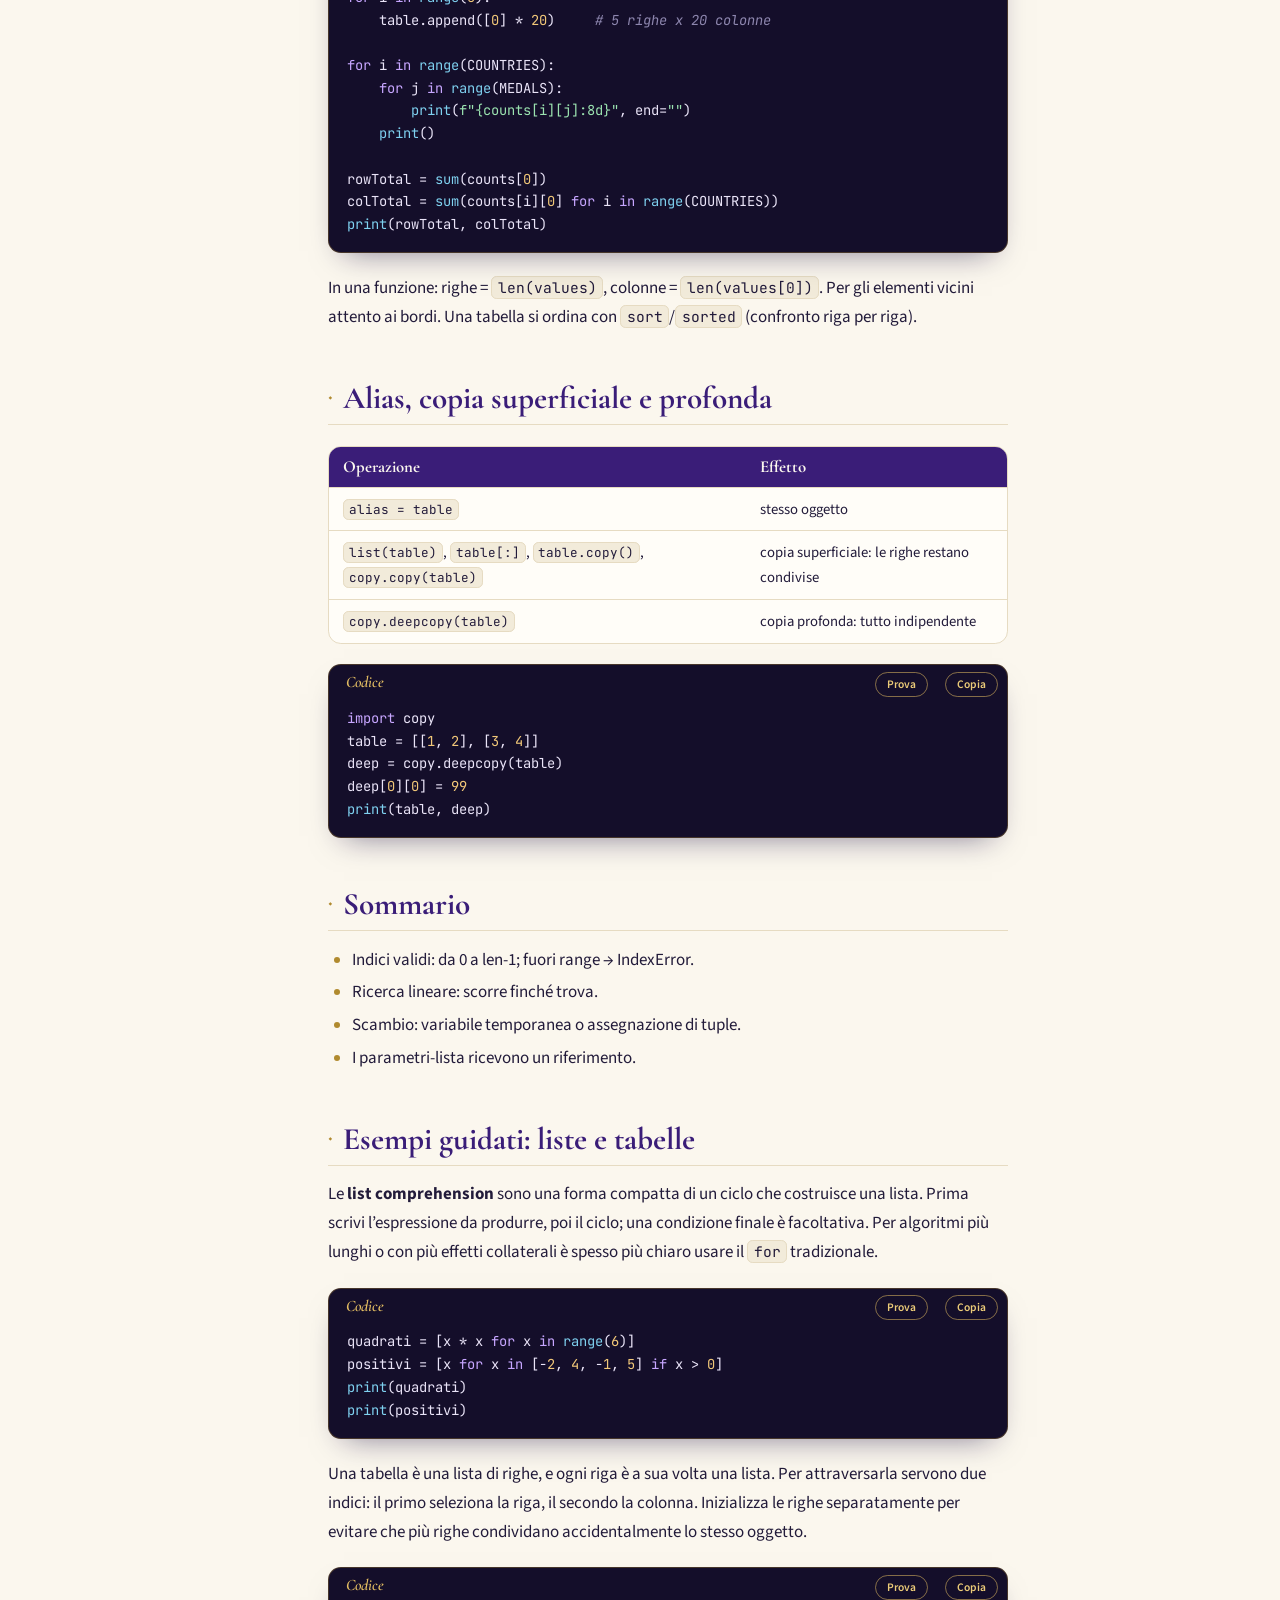
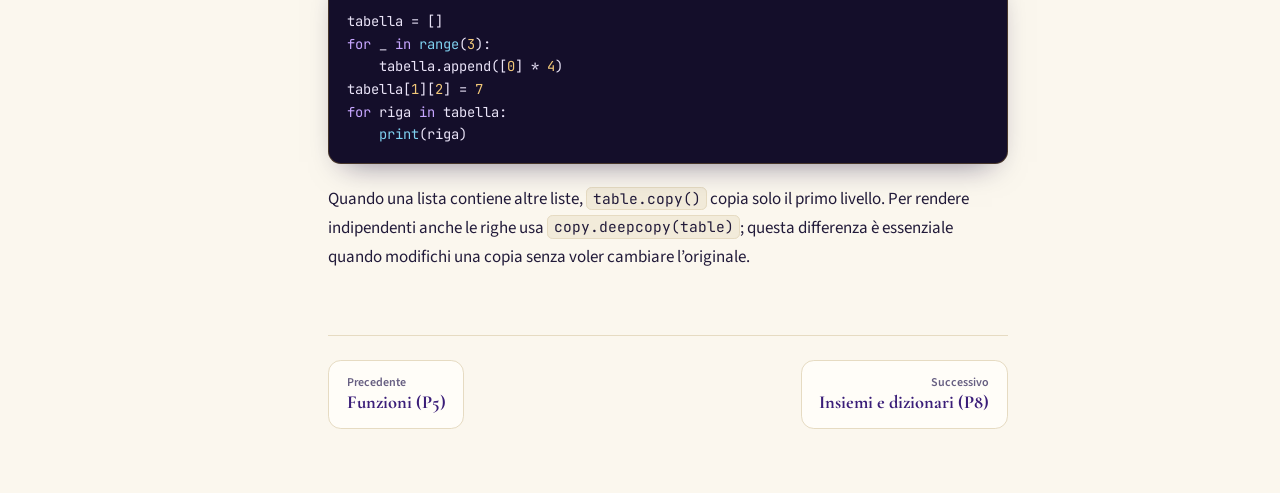
<file: liste.html>
<!doctype html><html lang="it"><head><meta charset="utf-8"><meta name="viewport" content="width=device-width,initial-scale=1"><title>Liste, tuple e tabelle (P6) · Tutorial Python</title><meta name="color-scheme" content="light dark"><script>try{if(localStorage.t==="dark"||(!localStorage.t&&matchMedia("(prefers-color-scheme:dark)").matches))document.documentElement.classList.add("dark")}catch(e){}</script><link rel="icon" href="data:image/svg+xml,%3Csvg xmlns='http://www.w3.org/2000/svg' viewBox='0 0 100 100'%3E%3Ctext y='.9em' font-size='90'%3E%E2%99%9B%3C/text%3E%3C/svg%3E"><link rel="preconnect" href="https://fonts.googleapis.com"><link rel="preconnect" href="https://fonts.gstatic.com" crossorigin><link href="https://fonts.googleapis.com/css2?family=Cormorant+Garamond:ital,wght@0,500;0,600;0,700;1,500;1,600&family=JetBrains+Mono:wght@400;500&family=Source+Sans+3:wght@400;600;700&display=swap" rel="stylesheet"><link rel="stylesheet" href="css/theme.css"></head><body><a class="skip" href="#main">Vai al contenuto</a><div id="bar"></div><header class="top"><button id="menu" aria-label="Apri il menu" aria-expanded="false">☰</button><a class="logo" href="index.html"><i>♛</i>Tutorial Python</a><input id="q" type="search" placeholder="Cerca nel tutorial…  ( / )" autocomplete="off" aria-label="Cerca nel tutorial"><button id="theme" aria-label="Cambia tema"><span class="sun">☀</span><span class="moon">☾</span></button></header><div id="res" role="listbox"></div><div id="ov"></div><div class="wrap"><nav id="side" aria-label="Indice del tutorial"><a href="index.html"><span>🏠</span>Home</a><div class="g">Metodo</div><a href="step1-3.html"><span>🧭</span>Step 1–3: Capire e pianificare</a><a href="step5-errori.html"><span>🐞</span>Step 5: Prove ed errori</a><div class="g">Python base</div><a href="step4-basi.html"><span>🧱</span>Step 4 (1): Basi del codice</a><a href="step4-controllo.html"><span>🔁</span>Step 4 (2): Decisioni e cicli</a><div class="g">Programmazione avanzata</div><a href="funzioni.html"><span>⚙️</span>Funzioni (P5)</a><a href="liste.html" class="on" aria-current="page"><span>📚</span>Liste, tuple e tabelle (P6)</a><a href="insiemi-dizionari.html"><span>🗂️</span>Insiemi e dizionari (P8)</a><a href="file-eccezioni.html"><span>📄</span>File ed eccezioni (P7)</a><div class="g">Riferimento</div><a href="formulario.html"><span>📖</span>Formulario</a><a href="glossario.html"><span>🔤</span>Glossario e quiz</a><div class="g">Strumenti</div><a href="compilatore.html"><span>▶️</span>Compilatore Python online</a></nav><main id="main" class="pg"><header class="hero"><span class="crest" aria-hidden="true">📚</span><div><div class="kick">Programmazione avanzata</div><h1>Liste, tuple e tabelle (P6)</h1><p class="lede">Liste, algoritmi, comprehension, tabelle 2D, copie.</p></div></header>
<h2 id="s1">Liste nelle funzioni</h2>
<p>Una funzione riceve un <b>alias</b> della lista, non una copia: può modificarla. Mai riassegnare il parametro (si perde l'alias).</p>
<div class="code"><button class="copy">Copia</button><pre><code>def sumSquares(values):
    total = 0
    for element in values:
        total = total + element ** 2
    return total

def multiply(values, factor):
    for i in range(len(values)):
        values[i] = values[i] * factor   # modifica l&#x27;originale!

def squares(n):
    result = []
    for i in range(n):
        result.append(i * i)
    return result

v = [1, 2, 3]
multiply(v, 10)
print(v, sumSquares(v), squares(5))</code></pre></div>
<h2 id="s2">Tuple</h2>
<p>Una tupla è una lista <b>immutabile</b>: <code>triple = (5, 10, 15)</code>. Supporta indici, concatenazione, <code>len/sum/max</code>, <code>for</code>, <code>in</code>. Serve a restituire più valori e per scambi.</p>
<div class="code"><button class="copy">Copia</button><pre><code>def readDate():
    month = int(input(&quot;month: &quot;))
    day = int(input(&quot;day: &quot;))
    year = int(input(&quot;year: &quot;))
    return (month, day, year)

month, day, year = readDate()
a, b = 1, 2
a, b = b, a      # scambio</code></pre></div>
<h2 id="s3">List comprehension</h2>
<div class="tw"><table><thead><tr><th>Schema</th><th>Esempio</th></tr></thead><tbody><tr><td><code>[espressione for el in contenitore]</code></td><td><code>[i*i for i in range(10)]</code></td></tr><tr><td>con condizione</td><td><code>[x for x in v if x &gt; 0]</code></td></tr><tr><td>cicli annidati</td><td><code>[(a,b) for a in A for b in B if a != b]</code></td></tr></tbody></table></div>
<p>Funzionano anche per tuple, <code>set</code> e dizionari: <code>{i: i*i for i in range(10)}</code>.</p>
<h2 id="s4">Adattare algoritmi</h2>
<p>Punteggio del quiz escludendo il più basso: trova la <b>posizione</b> del minimo, rimuovila con <code>pop</code>, somma.</p>
<div class="code"><button class="copy">Copia</button><pre><code>values = [8, 3, 9, 6]
smallestPosition = 0
for i in range(1, len(values)):
    if values[i] &lt; values[smallestPosition]:
        smallestPosition = i
values.pop(smallestPosition)
total = sum(values)
print(total)</code></pre></div>
<p>Per escludere i due più bassi si chiama <code>removeMinimum</code> due volte, controllando prima che la lista abbia almeno due elementi.</p>
<h3 id="s5">Esempio: frequenza dei dadi</h3>
<div class="code"><button class="copy">Copia</button><pre><code>def countInputs(sides):
    counters = [0] * (sides + 1)     # posizione 0 inutilizzata
    value = int(input(&quot;Valore (0 per finire): &quot;))
    while value != 0:
        if 1 &lt;= value &lt;= sides:
            counters[value] += 1
        value = int(input(&quot;Valore (0 per finire): &quot;))
    return counters</code></pre></div>
<h2 id="s6">Scoprire algoritmi con oggetti</h2>
<p>Allinea monete o carte per visualizzare rimozioni, inserimenti e scambi. Esempio: scambiare le due metà di una lista di dimensione pari.</p>
<div class="code"><button class="copy">Copia</button><pre><code>values = [1, 2, 3, 4, 5, 6]
size = len(values)
for i in range(size // 2):
    j = i + size // 2
    values[i], values[j] = values[j], values[i]
print(values)</code></pre></div>
<h2 id="s7">Tabelle (liste 2D)</h2>
<div class="code"><button class="copy">Copia</button><pre><code>COUNTRIES, MEDALS = 8, 3
counts = [[0,3,0],[0,0,1],[0,0,1],[1,0,0],[0,0,1],[3,1,1],[0,1,0],[1,0,1]]

table = []
for i in range(5):
    table.append([0] * 20)     # 5 righe x 20 colonne

for i in range(COUNTRIES):
    for j in range(MEDALS):
        print(f&quot;{counts[i][j]:8d}&quot;, end=&quot;&quot;)
    print()

rowTotal = sum(counts[0])
colTotal = sum(counts[i][0] for i in range(COUNTRIES))
print(rowTotal, colTotal)</code></pre></div>
<p>In una funzione: righe = <code>len(values)</code>, colonne = <code>len(values[0])</code>. Per gli elementi vicini attento ai bordi. Una tabella si ordina con <code>sort</code>/<code>sorted</code> (confronto riga per riga).</p>
<h2 id="s8">Alias, copia superficiale e profonda</h2>
<div class="tw"><table><thead><tr><th>Operazione</th><th>Effetto</th></tr></thead><tbody><tr><td><code>alias = table</code></td><td>stesso oggetto</td></tr><tr><td><code>list(table)</code>, <code>table[:]</code>, <code>table.copy()</code>, <code>copy.copy(table)</code></td><td>copia superficiale: le righe restano condivise</td></tr><tr><td><code>copy.deepcopy(table)</code></td><td>copia profonda: tutto indipendente</td></tr></tbody></table></div>
<div class="code"><button class="copy">Copia</button><pre><code>import copy
table = [[1, 2], [3, 4]]
deep = copy.deepcopy(table)
deep[0][0] = 99
print(table, deep)</code></pre></div>
<h2 id="s9">Sommario</h2>
<ul><li>Indici validi: da 0 a len-1; fuori range → IndexError.</li><li>Ricerca lineare: scorre finché trova.</li><li>Scambio: variabile temporanea o assegnazione di tuple.</li><li>I parametri-lista ricevono un riferimento.</li></ul>
<h2 id="s10">Esempi guidati: liste e tabelle</h2>
<p>Le <b>list comprehension</b> sono una forma compatta di un ciclo che costruisce una lista. Prima scrivi l’espressione da produrre, poi il ciclo; una condizione finale è facoltativa. Per algoritmi più lunghi o con più effetti collaterali è spesso più chiaro usare il <code>for</code> tradizionale.</p>
<div class="code"><button class="copy">Copia</button><pre><code>quadrati = [x * x for x in range(6)]
positivi = [x for x in [-2, 4, -1, 5] if x &gt; 0]
print(quadrati)
print(positivi)</code></pre></div>
<p>Una tabella è una lista di righe, e ogni riga è a sua volta una lista. Per attraversarla servono due indici: il primo seleziona la riga, il secondo la colonna. Inizializza le righe separatamente per evitare che più righe condividano accidentalmente lo stesso oggetto.</p>
<div class="code"><button class="copy">Copia</button><pre><code>tabella = []
for _ in range(3):
    tabella.append([0] * 4)
tabella[1][2] = 7
for riga in tabella:
    print(riga)</code></pre></div>
<p>Quando una lista contiene altre liste, <code>table.copy()</code> copia solo il primo livello. Per rendere indipendenti anche le righe usa <code>copy.deepcopy(table)</code>; questa differenza è essenziale quando modifichi una copia senza voler cambiare l’originale.</p>
<nav class="pager" aria-label="Pagine"><a class="prev" href="funzioni.html"><small>Precedente</small>Funzioni (P5)</a><a class="next" href="insiemi-dizionari.html"><small>Successivo</small>Insiemi e dizionari (P8)</a></nav></main><aside id="toc" aria-label="In questa pagina"><b>In questa pagina</b><a class="" href="#s1">Liste nelle funzioni</a><a class="" href="#s2">Tuple</a><a class="" href="#s3">List comprehension</a><a class="" href="#s4">Adattare algoritmi</a><a class="sub" href="#s5">Esempio: frequenza dei dadi</a><a class="" href="#s6">Scoprire algoritmi con oggetti</a><a class="" href="#s7">Tabelle (liste 2D)</a><a class="" href="#s8">Alias, copia superficiale e profonda</a><a class="" href="#s9">Sommario</a></aside></div><script src="js/search-index.js"></script><script src="js/app.js"></script></body></html>
</file>
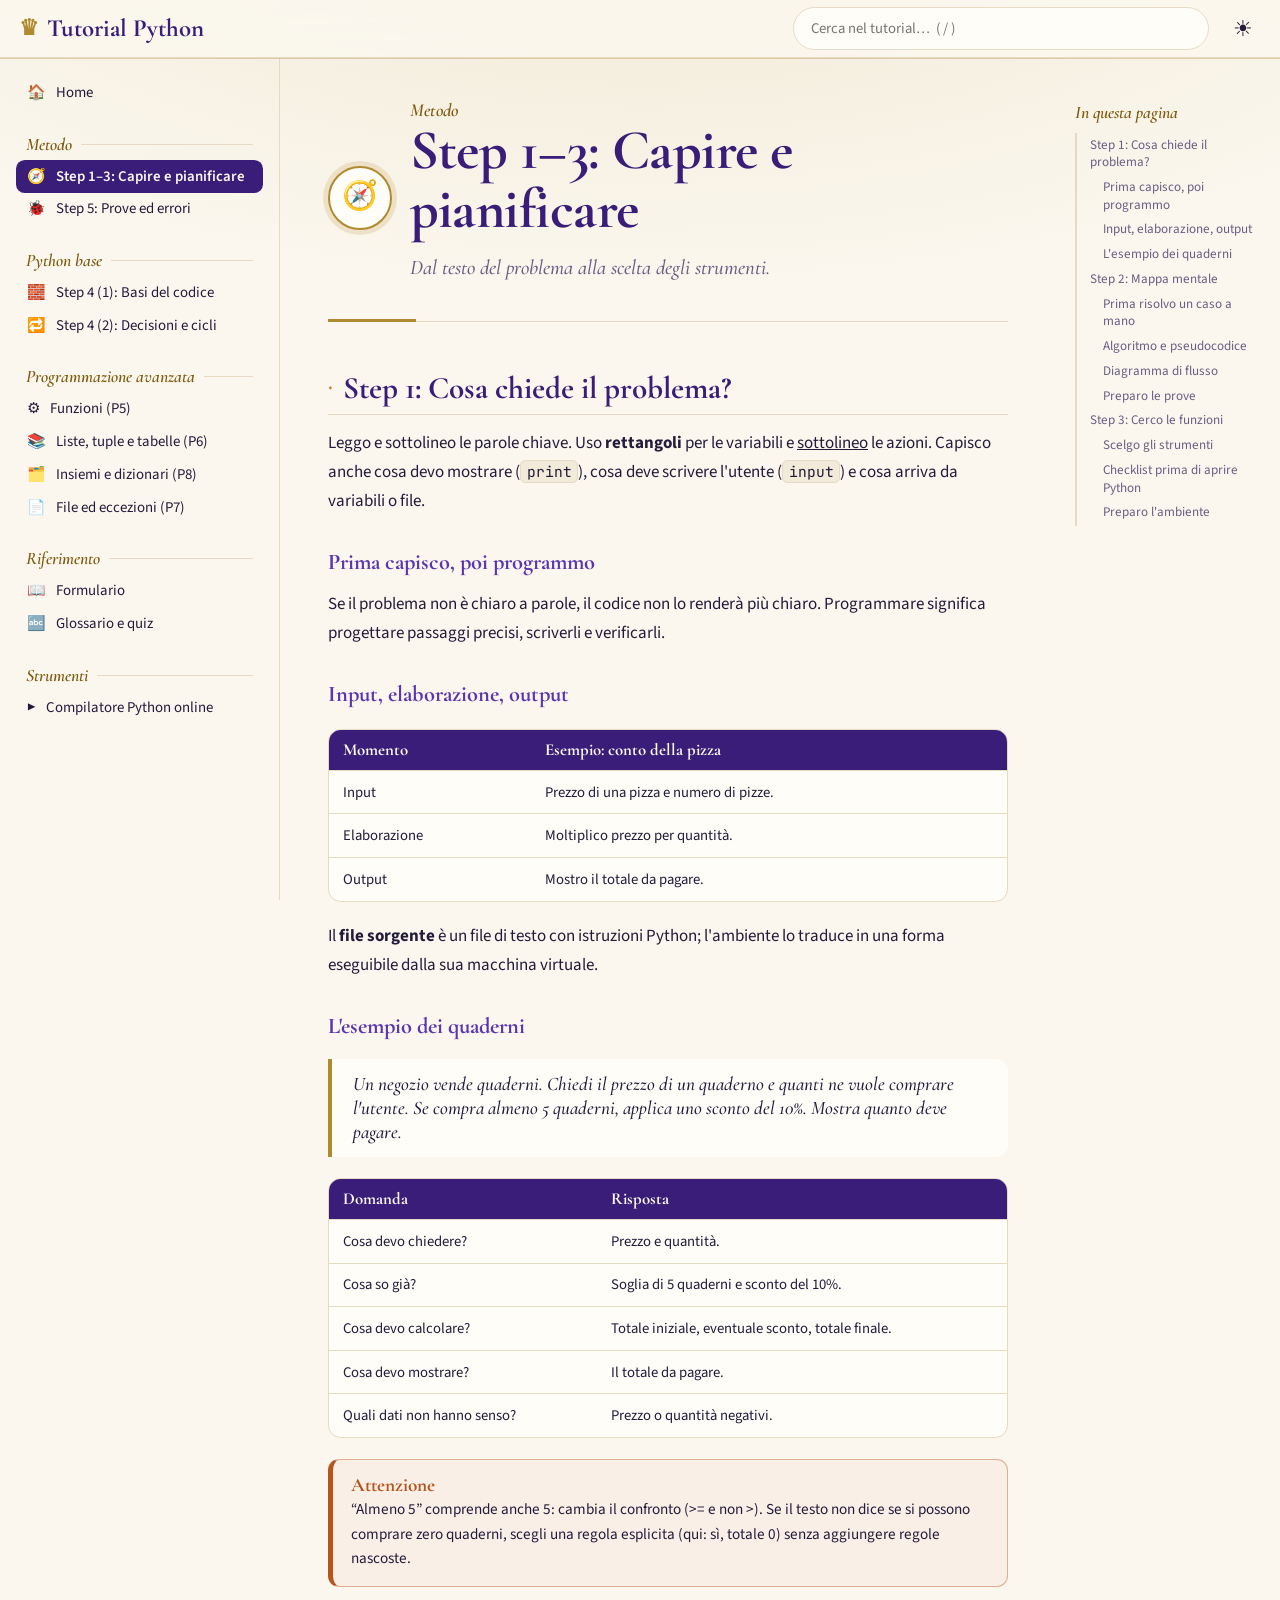
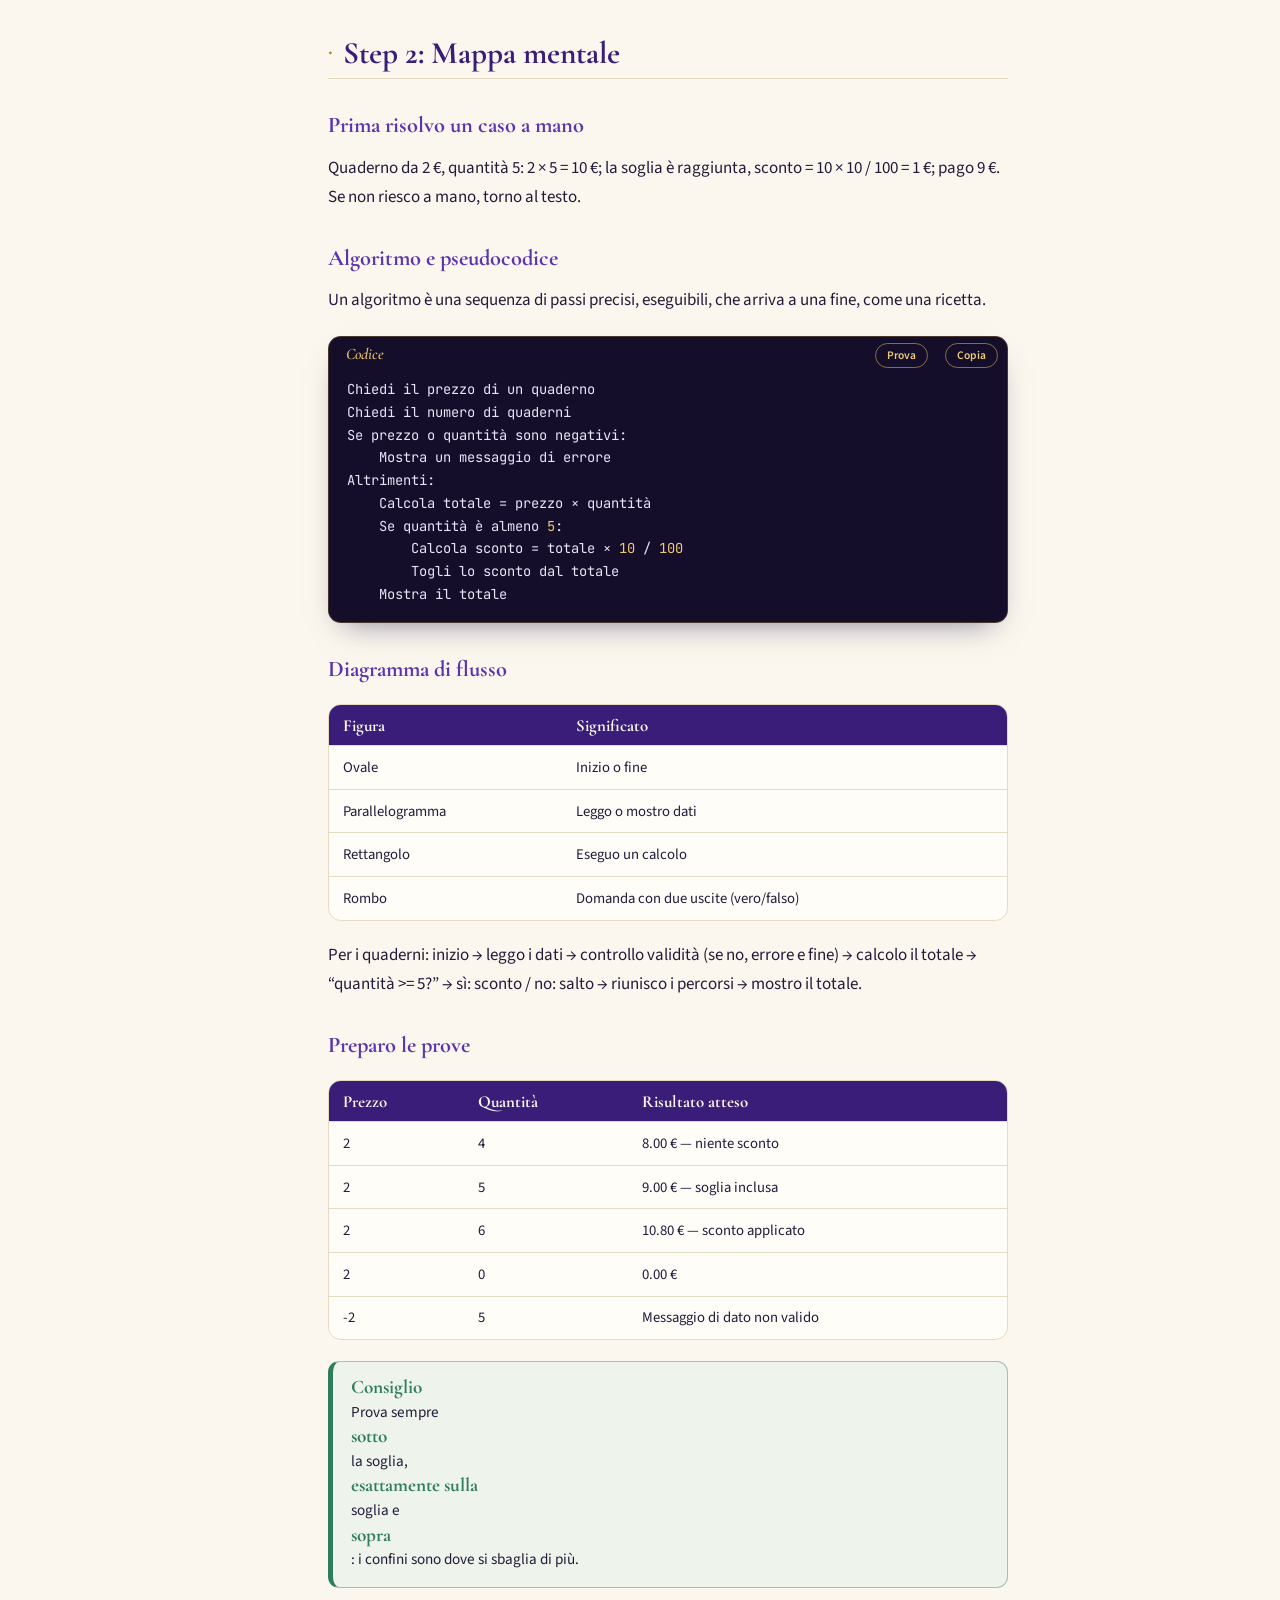
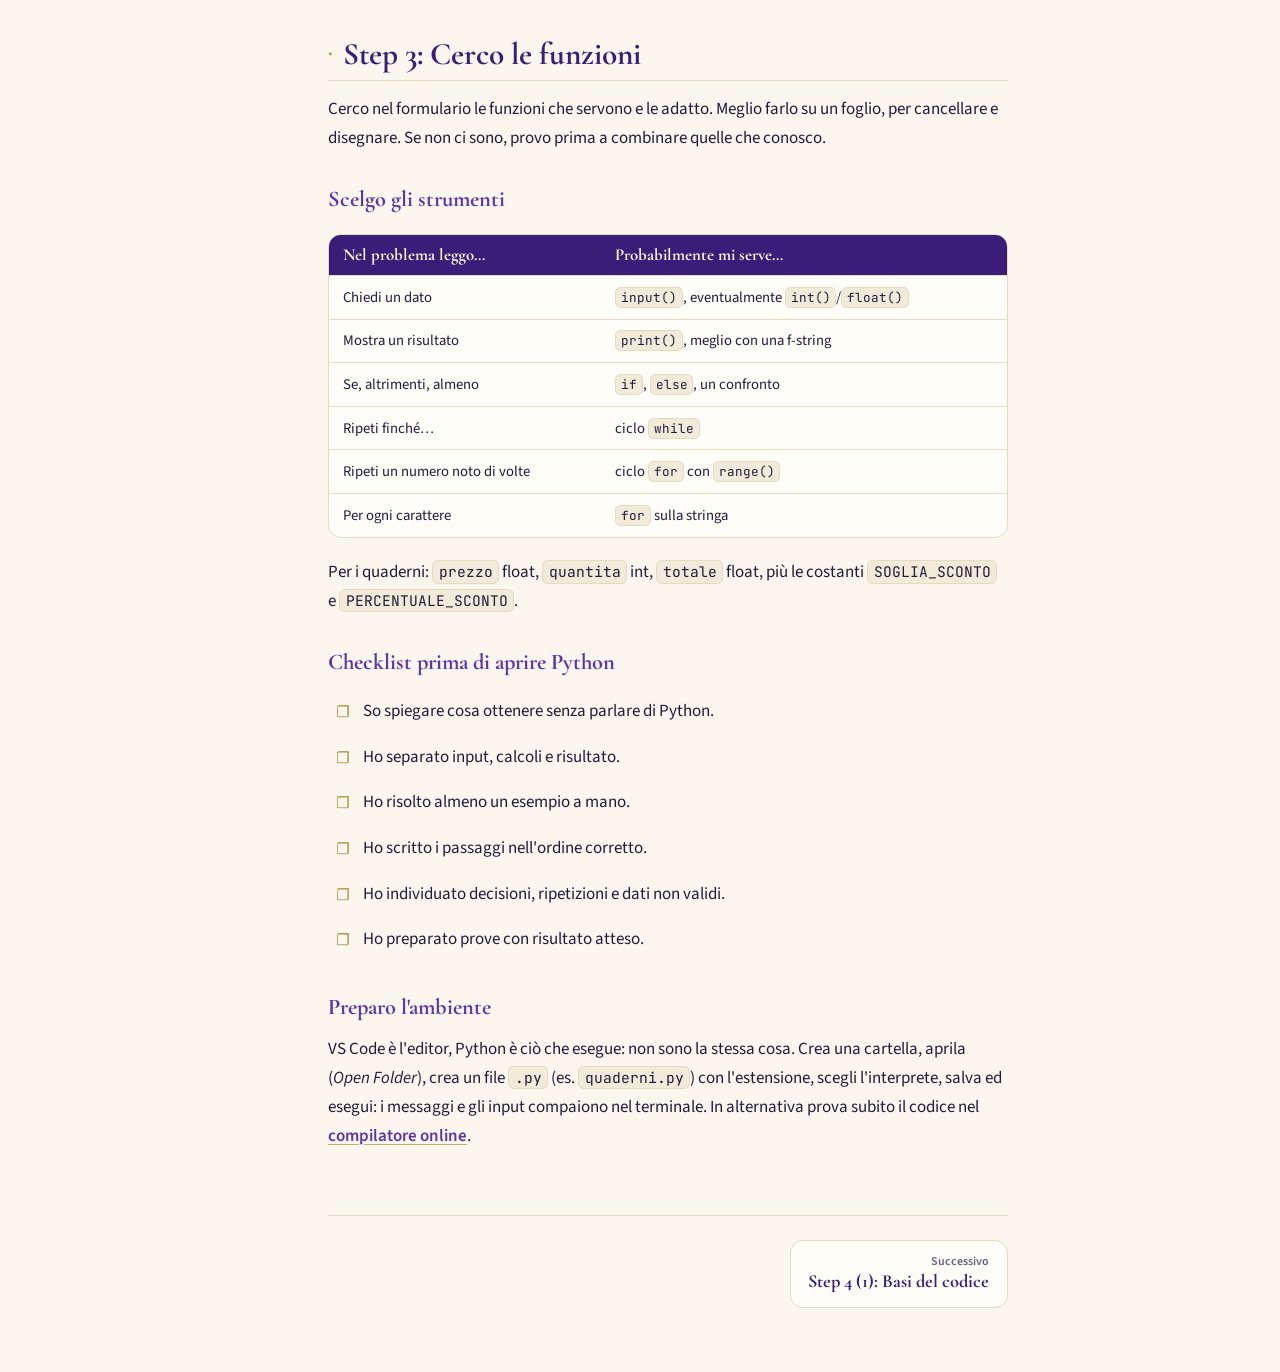
<file: step1-3.html>
<!doctype html>
<html lang="it">
  <head>
    <meta charset="utf-8" />
    <meta name="viewport" content="width=device-width,initial-scale=1" />
    <title>Step 1–3: Capire e pianificare · Tutorial Python</title>
    <meta name="color-scheme" content="light dark" />
    <script>
      try {
        if (
          localStorage.t === "dark" ||
          (!localStorage.t && matchMedia("(prefers-color-scheme:dark)").matches)
        )
          document.documentElement.classList.add("dark");
      } catch (e) {}
    </script>
    <link
      rel="icon"
      href="data:image/svg+xml,%3Csvg xmlns='http://www.w3.org/2000/svg' viewBox='0 0 100 100'%3E%3Ctext y='.9em' font-size='90'%3E%E2%99%9B%3C/text%3E%3C/svg%3E"
    />
    <link rel="preconnect" href="https://fonts.googleapis.com" />
    <link rel="preconnect" href="https://fonts.gstatic.com" crossorigin />
    <link
      href="https://fonts.googleapis.com/css2?family=Cormorant+Garamond:ital,wght@0,500;0,600;0,700;1,500;1,600&family=JetBrains+Mono:wght@400;500&family=Source+Sans+3:wght@400;600;700&display=swap"
      rel="stylesheet"
    />
    <link rel="stylesheet" href="css/theme.css" />
  </head>
  <body>
    <a class="skip" href="#main">Vai al contenuto</a>
    <div id="bar"></div>
    <header class="top">
      <button id="menu" aria-label="Apri il menu" aria-expanded="false">
        ☰</button
      ><a class="logo" href="index.html"><i>♛</i>Tutorial Python</a
      ><input
        id="q"
        type="search"
        placeholder="Cerca nel tutorial…  ( / )"
        autocomplete="off"
        aria-label="Cerca nel tutorial"
      /><button id="theme" aria-label="Cambia tema">
        <span class="sun">☀</span><span class="moon">☾</span>
      </button>
    </header>
    <div id="res" role="listbox"></div>
    <div id="ov"></div>
    <div class="wrap">
      <nav id="side" aria-label="Indice del tutorial">
        <a href="index.html"><span>🏠</span>Home</a>
        <div class="g">Metodo</div>
        <a href="step1-3.html" class="on" aria-current="page"
          ><span>🧭</span>Step 1–3: Capire e pianificare</a
        ><a href="step5-errori.html"><span>🐞</span>Step 5: Prove ed errori</a>
        <div class="g">Python base</div>
        <a href="step4-basi.html"><span>🧱</span>Step 4 (1): Basi del codice</a
        ><a href="step4-controllo.html"
          ><span>🔁</span>Step 4 (2): Decisioni e cicli</a
        >
        <div class="g">Programmazione avanzata</div>
        <a href="funzioni.html"><span>⚙️</span>Funzioni (P5)</a
        ><a href="liste.html"><span>📚</span>Liste, tuple e tabelle (P6)</a
        ><a href="insiemi-dizionari.html"
          ><span>🗂️</span>Insiemi e dizionari (P8)</a
        ><a href="file-eccezioni.html"><span>📄</span>File ed eccezioni (P7)</a>
        <div class="g">Riferimento</div>
        <a href="formulario.html"><span>📖</span>Formulario</a
        ><a href="glossario.html"><span>🔤</span>Glossario e quiz</a>
        <div class="g">Strumenti</div>
        <a href="compilatore.html"><span>▶️</span>Compilatore Python online</a>
      </nav>
      <main id="main" class="pg">
        <header class="hero">
          <span class="crest" aria-hidden="true">🧭</span>
          <div>
            <div class="kick">Metodo</div>
            <h1>Step 1–3: Capire e pianificare</h1>
            <p class="lede">
              Dal testo del problema alla scelta degli strumenti.
            </p>
          </div>
        </header>
        <h2 id="s1">Step 1: Cosa chiede il problema?</h2>
        <p>
          Leggo e sottolineo le parole chiave. Uso <b>rettangoli</b> per le
          variabili e <u>sottolineo</u> le azioni. Capisco anche cosa devo
          mostrare (<code>print</code>), cosa deve scrivere l'utente
          (<code>input</code>) e cosa arriva da variabili o file.
        </p>
        <h3 id="s2">Prima capisco, poi programmo</h3>
        <p>
          Se il problema non è chiaro a parole, il codice non lo renderà più
          chiaro. Programmare significa progettare passaggi precisi, scriverli e
          verificarli.
        </p>
        <h3 id="s3">Input, elaborazione, output</h3>
        <div class="tw">
          <table>
            <thead>
              <tr>
                <th>Momento</th>
                <th>Esempio: conto della pizza</th>
              </tr>
            </thead>
            <tbody>
              <tr>
                <td>Input</td>
                <td>Prezzo di una pizza e numero di pizze.</td>
              </tr>
              <tr>
                <td>Elaborazione</td>
                <td>Moltiplico prezzo per quantità.</td>
              </tr>
              <tr>
                <td>Output</td>
                <td>Mostro il totale da pagare.</td>
              </tr>
            </tbody>
          </table>
        </div>
        <p>
          Il <b>file sorgente</b> è un file di testo con istruzioni Python;
          l'ambiente lo traduce in una forma eseguibile dalla sua macchina
          virtuale.
        </p>
        <h3 id="s4">L'esempio dei quaderni</h3>
        <blockquote>
          Un negozio vende quaderni. Chiedi il prezzo di un quaderno e quanti ne
          vuole comprare l'utente. Se compra almeno 5 quaderni, applica uno
          sconto del 10%. Mostra quanto deve pagare.
        </blockquote>
        <div class="tw">
          <table>
            <thead>
              <tr>
                <th>Domanda</th>
                <th>Risposta</th>
              </tr>
            </thead>
            <tbody>
              <tr>
                <td>Cosa devo chiedere?</td>
                <td>Prezzo e quantità.</td>
              </tr>
              <tr>
                <td>Cosa so già?</td>
                <td>Soglia di 5 quaderni e sconto del 10%.</td>
              </tr>
              <tr>
                <td>Cosa devo calcolare?</td>
                <td>Totale iniziale, eventuale sconto, totale finale.</td>
              </tr>
              <tr>
                <td>Cosa devo mostrare?</td>
                <td>Il totale da pagare.</td>
              </tr>
              <tr>
                <td>Quali dati non hanno senso?</td>
                <td>Prezzo o quantità negativi.</td>
              </tr>
            </tbody>
          </table>
        </div>
        <div class="box warn">
          <b>Attenzione</b>“Almeno 5” comprende anche 5: cambia il confronto
          (&gt;= e non &gt;). Se il testo non dice se si possono comprare zero
          quaderni, scegli una regola esplicita (qui: sì, totale 0) senza
          aggiungere regole nascoste.
        </div>
        <h2 id="s5">Step 2: Mappa mentale</h2>
        <h3 id="s6">Prima risolvo un caso a mano</h3>
        <p>
          Quaderno da 2 €, quantità 5: 2 × 5 = 10 €; la soglia è raggiunta,
          sconto = 10 × 10 / 100 = 1 €; pago 9 €. Se non riesco a mano, torno al
          testo.
        </p>
        <h3 id="s7">Algoritmo e pseudocodice</h3>
        <p>
          Un algoritmo è una sequenza di passi precisi, eseguibili, che arriva a
          una fine, come una ricetta.
        </p>
        <div class="code">
          <button class="copy">Copia</button>
          <pre><code>Chiedi il prezzo di un quaderno
Chiedi il numero di quaderni
Se prezzo o quantità sono negativi:
    Mostra un messaggio di errore
Altrimenti:
    Calcola totale = prezzo × quantità
    Se quantità è almeno 5:
        Calcola sconto = totale × 10 / 100
        Togli lo sconto dal totale
    Mostra il totale</code></pre>
        </div>
        <h3 id="s8">Diagramma di flusso</h3>
        <div class="tw">
          <table>
            <thead>
              <tr>
                <th>Figura</th>
                <th>Significato</th>
              </tr>
            </thead>
            <tbody>
              <tr>
                <td>Ovale</td>
                <td>Inizio o fine</td>
              </tr>
              <tr>
                <td>Parallelogramma</td>
                <td>Leggo o mostro dati</td>
              </tr>
              <tr>
                <td>Rettangolo</td>
                <td>Eseguo un calcolo</td>
              </tr>
              <tr>
                <td>Rombo</td>
                <td>Domanda con due uscite (vero/falso)</td>
              </tr>
            </tbody>
          </table>
        </div>
        <p>
          Per i quaderni: inizio → leggo i dati → controllo validità (se no,
          errore e fine) → calcolo il totale → “quantità &gt;= 5?” → sì: sconto
          / no: salto → riunisco i percorsi → mostro il totale.
        </p>
        <h3 id="s9">Preparo le prove</h3>
        <div class="tw">
          <table>
            <thead>
              <tr>
                <th>Prezzo</th>
                <th>Quantità</th>
                <th>Risultato atteso</th>
              </tr>
            </thead>
            <tbody>
              <tr>
                <td>2</td>
                <td>4</td>
                <td>8.00 € — niente sconto</td>
              </tr>
              <tr>
                <td>2</td>
                <td>5</td>
                <td>9.00 € — soglia inclusa</td>
              </tr>
              <tr>
                <td>2</td>
                <td>6</td>
                <td>10.80 € — sconto applicato</td>
              </tr>
              <tr>
                <td>2</td>
                <td>0</td>
                <td>0.00 €</td>
              </tr>
              <tr>
                <td>-2</td>
                <td>5</td>
                <td>Messaggio di dato non valido</td>
              </tr>
            </tbody>
          </table>
        </div>
        <div class="box tip">
          <b>Consiglio</b>Prova sempre <b>sotto</b> la soglia,
          <b>esattamente sulla</b> soglia e <b>sopra</b>: i confini sono dove si
          sbaglia di più.
        </div>
        <h2 id="s10">Step 3: Cerco le funzioni</h2>
        <p>
          Cerco nel formulario le funzioni che servono e le adatto. Meglio farlo
          su un foglio, per cancellare e disegnare. Se non ci sono, provo prima
          a combinare quelle che conosco.
        </p>
        <h3 id="s11">Scelgo gli strumenti</h3>
        <div class="tw">
          <table>
            <thead>
              <tr>
                <th>Nel problema leggo…</th>
                <th>Probabilmente mi serve…</th>
              </tr>
            </thead>
            <tbody>
              <tr>
                <td>Chiedi un dato</td>
                <td>
                  <code>input()</code>, eventualmente <code>int()</code>/<code
                    >float()</code
                  >
                </td>
              </tr>
              <tr>
                <td>Mostra un risultato</td>
                <td><code>print()</code>, meglio con una f-string</td>
              </tr>
              <tr>
                <td>Se, altrimenti, almeno</td>
                <td><code>if</code>, <code>else</code>, un confronto</td>
              </tr>
              <tr>
                <td>Ripeti finché…</td>
                <td>ciclo <code>while</code></td>
              </tr>
              <tr>
                <td>Ripeti un numero noto di volte</td>
                <td>ciclo <code>for</code> con <code>range()</code></td>
              </tr>
              <tr>
                <td>Per ogni carattere</td>
                <td><code>for</code> sulla stringa</td>
              </tr>
            </tbody>
          </table>
        </div>
        <p>
          Per i quaderni: <code>prezzo</code> float, <code>quantita</code> int,
          <code>totale</code> float, più le costanti
          <code>SOGLIA_SCONTO</code> e <code>PERCENTUALE_SCONTO</code>.
        </p>
        <h3 id="s12">Checklist prima di aprire Python</h3>
        <ul class="check">
          <li>So spiegare cosa ottenere senza parlare di Python.</li>
          <li>Ho separato input, calcoli e risultato.</li>
          <li>Ho risolto almeno un esempio a mano.</li>
          <li>Ho scritto i passaggi nell'ordine corretto.</li>
          <li>Ho individuato decisioni, ripetizioni e dati non validi.</li>
          <li>Ho preparato prove con risultato atteso.</li>
        </ul>
        <h3 id="s13">Preparo l'ambiente</h3>
        <p>
          VS Code è l'editor, Python è ciò che esegue: non sono la stessa cosa.
          Crea una cartella, aprila (<i>Open Folder</i>), crea un file
          <code>.py</code> (es. <code>quaderni.py</code>) con l'estensione,
          scegli l'interprete, salva ed esegui: i messaggi e gli input compaiono
          nel terminale. In alternativa prova subito il codice nel
          <a href="compilatore.html">compilatore online</a>.
        </p>
        <nav class="pager" aria-label="Pagine">
          <a class="next" href="step4-basi.html"
            ><small>Successivo</small>Step 4 (1): Basi del codice</a
          >
        </nav>
      </main>
      <aside id="toc" aria-label="In questa pagina">
        <b>In questa pagina</b
        ><a class="" href="#s1">Step 1: Cosa chiede il problema?</a
        ><a class="sub" href="#s2">Prima capisco, poi programmo</a
        ><a class="sub" href="#s3">Input, elaborazione, output</a
        ><a class="sub" href="#s4">L'esempio dei quaderni</a
        ><a class="" href="#s5">Step 2: Mappa mentale</a
        ><a class="sub" href="#s6">Prima risolvo un caso a mano</a
        ><a class="sub" href="#s7">Algoritmo e pseudocodice</a
        ><a class="sub" href="#s8">Diagramma di flusso</a
        ><a class="sub" href="#s9">Preparo le prove</a
        ><a class="" href="#s10">Step 3: Cerco le funzioni</a
        ><a class="sub" href="#s11">Scelgo gli strumenti</a
        ><a class="sub" href="#s12">Checklist prima di aprire Python</a
        ><a class="sub" href="#s13">Preparo l'ambiente</a>
      </aside>
    </div>
    <script src="js/search-index.js"></script>
    <script src="js/app.js"></script>
  </body>
</html>
</file>
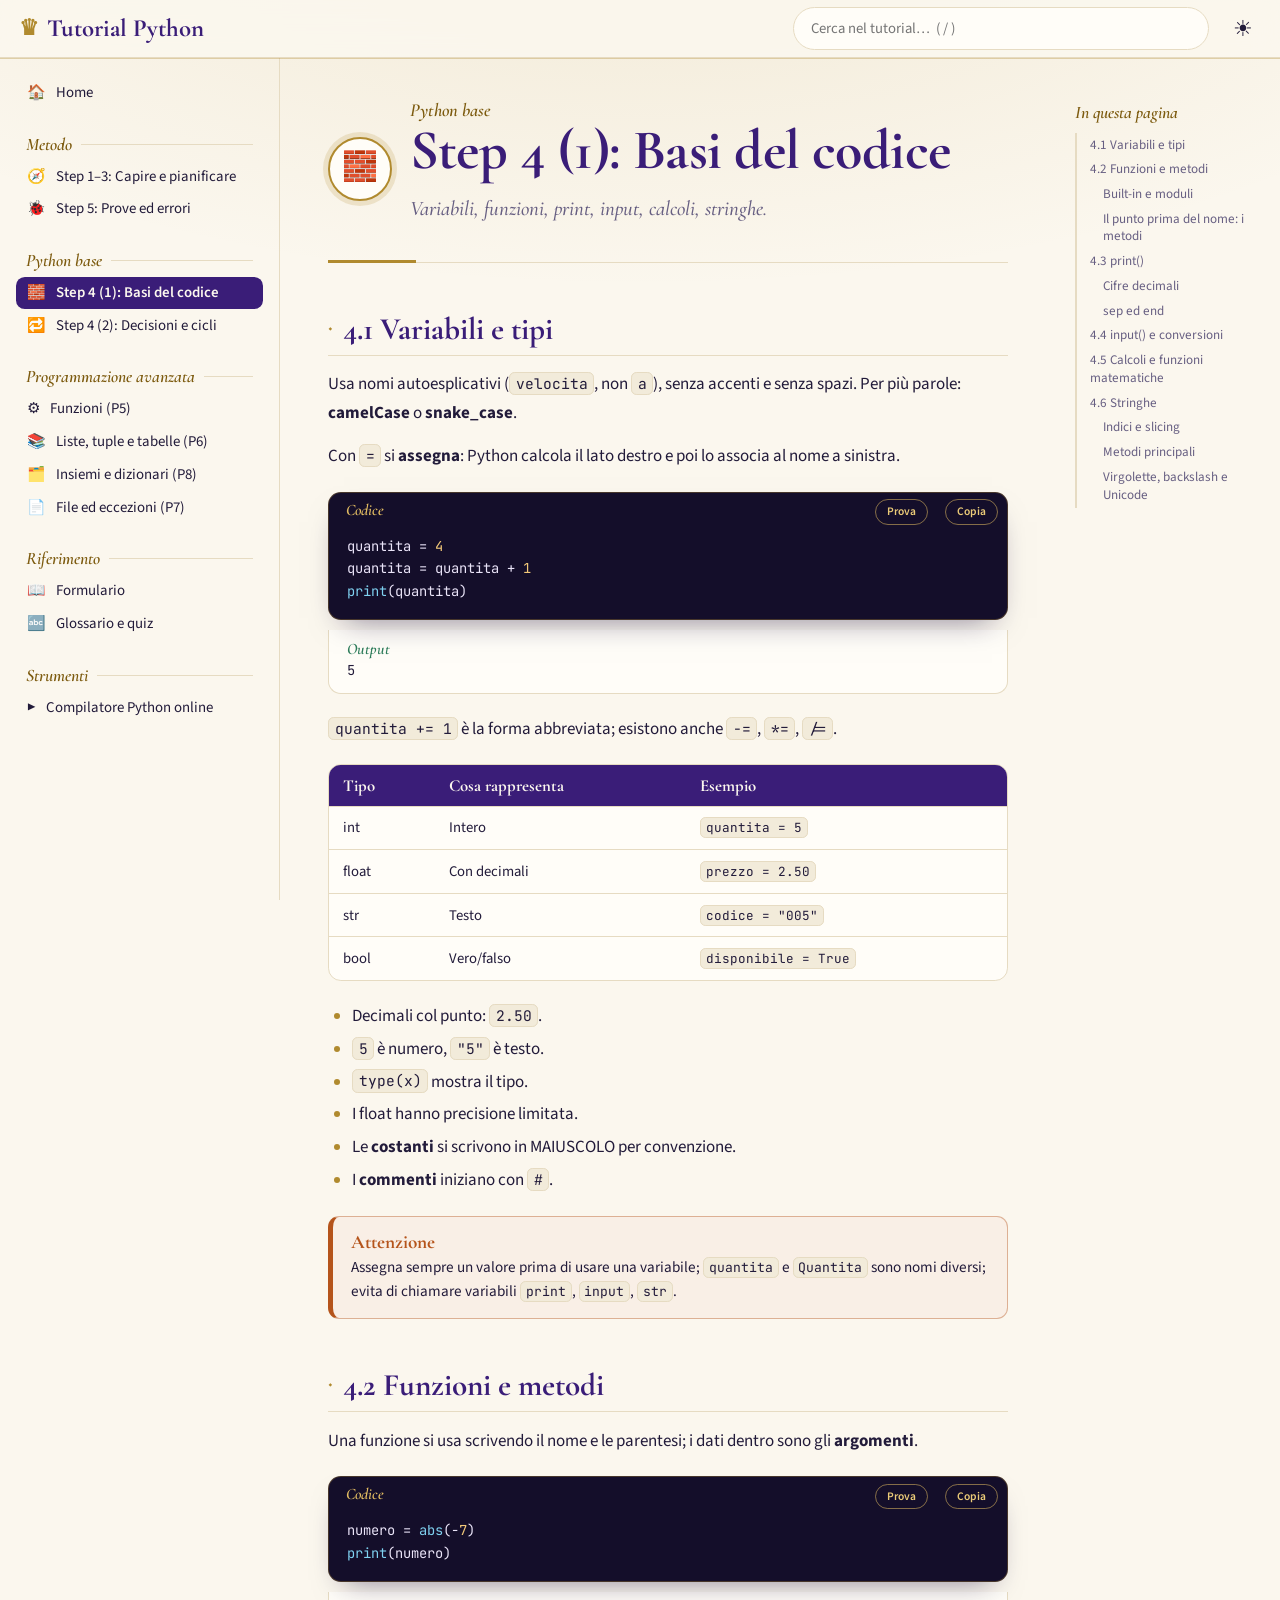
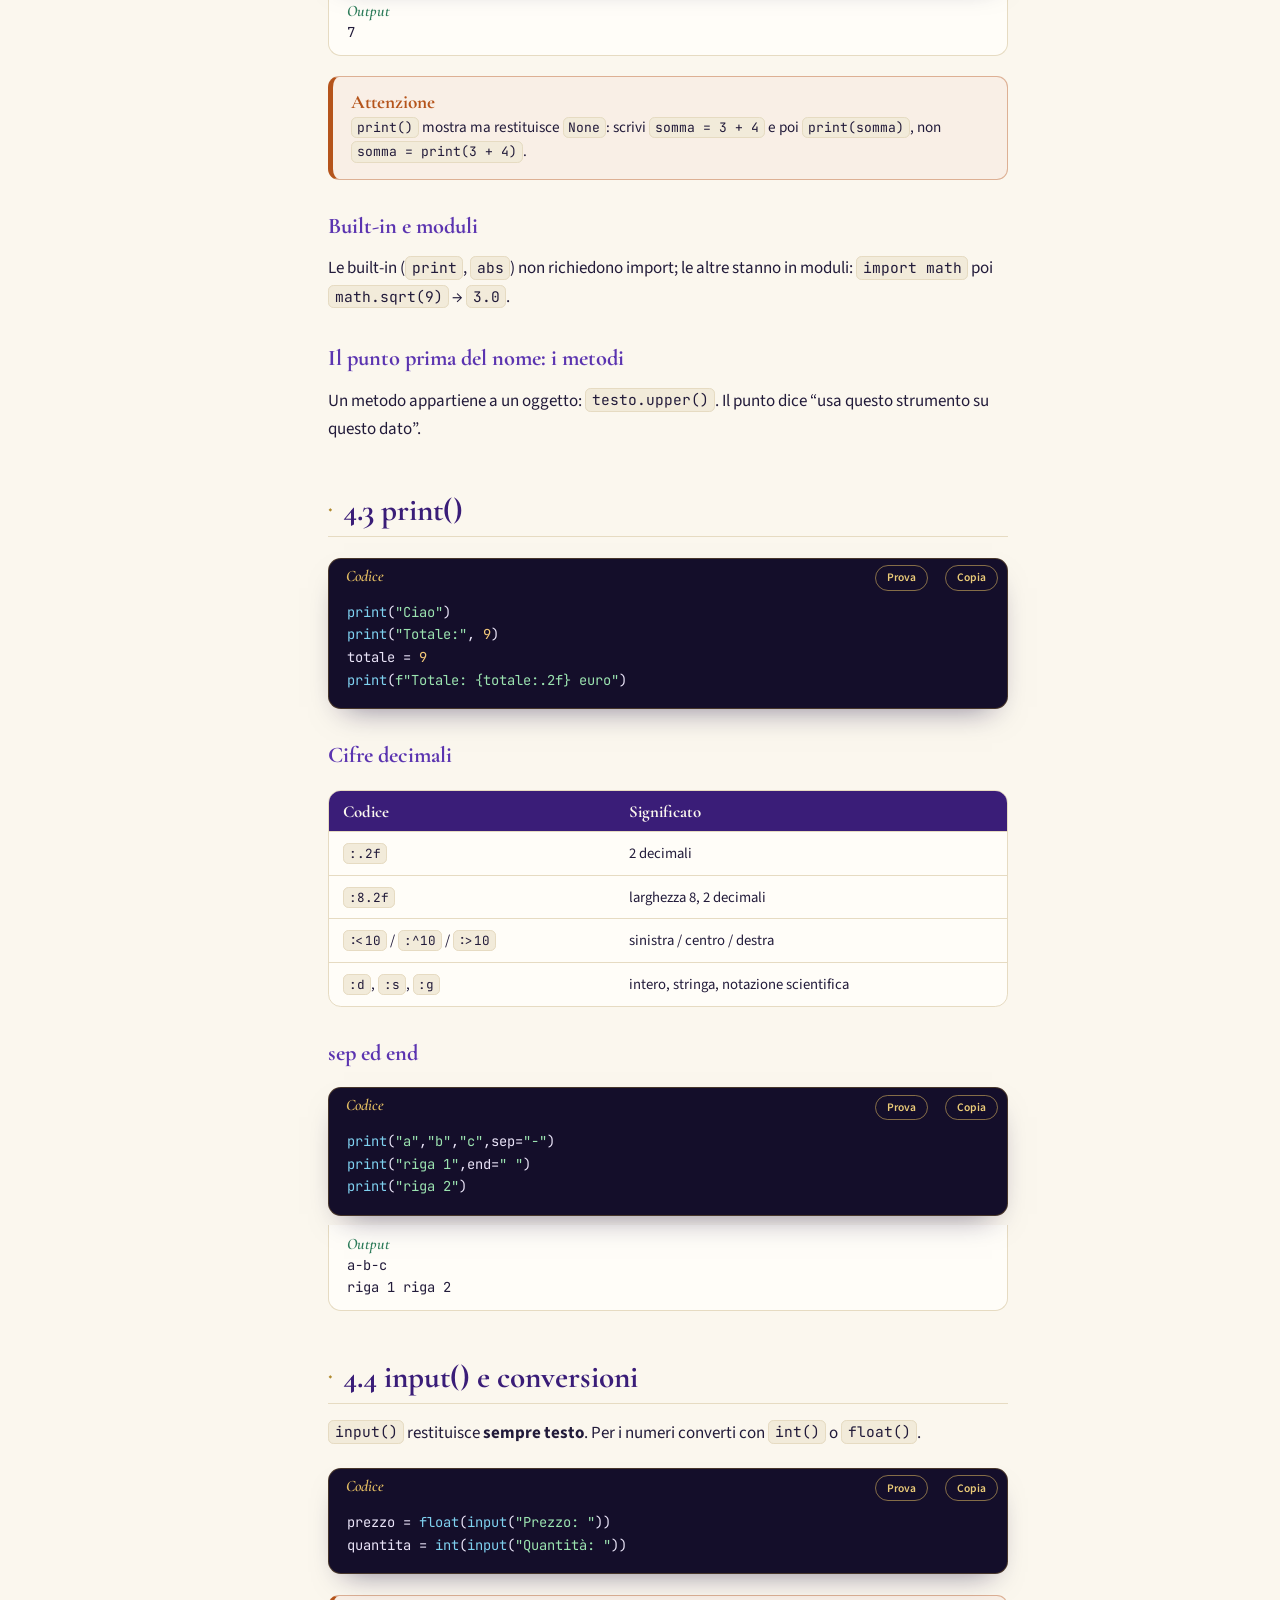
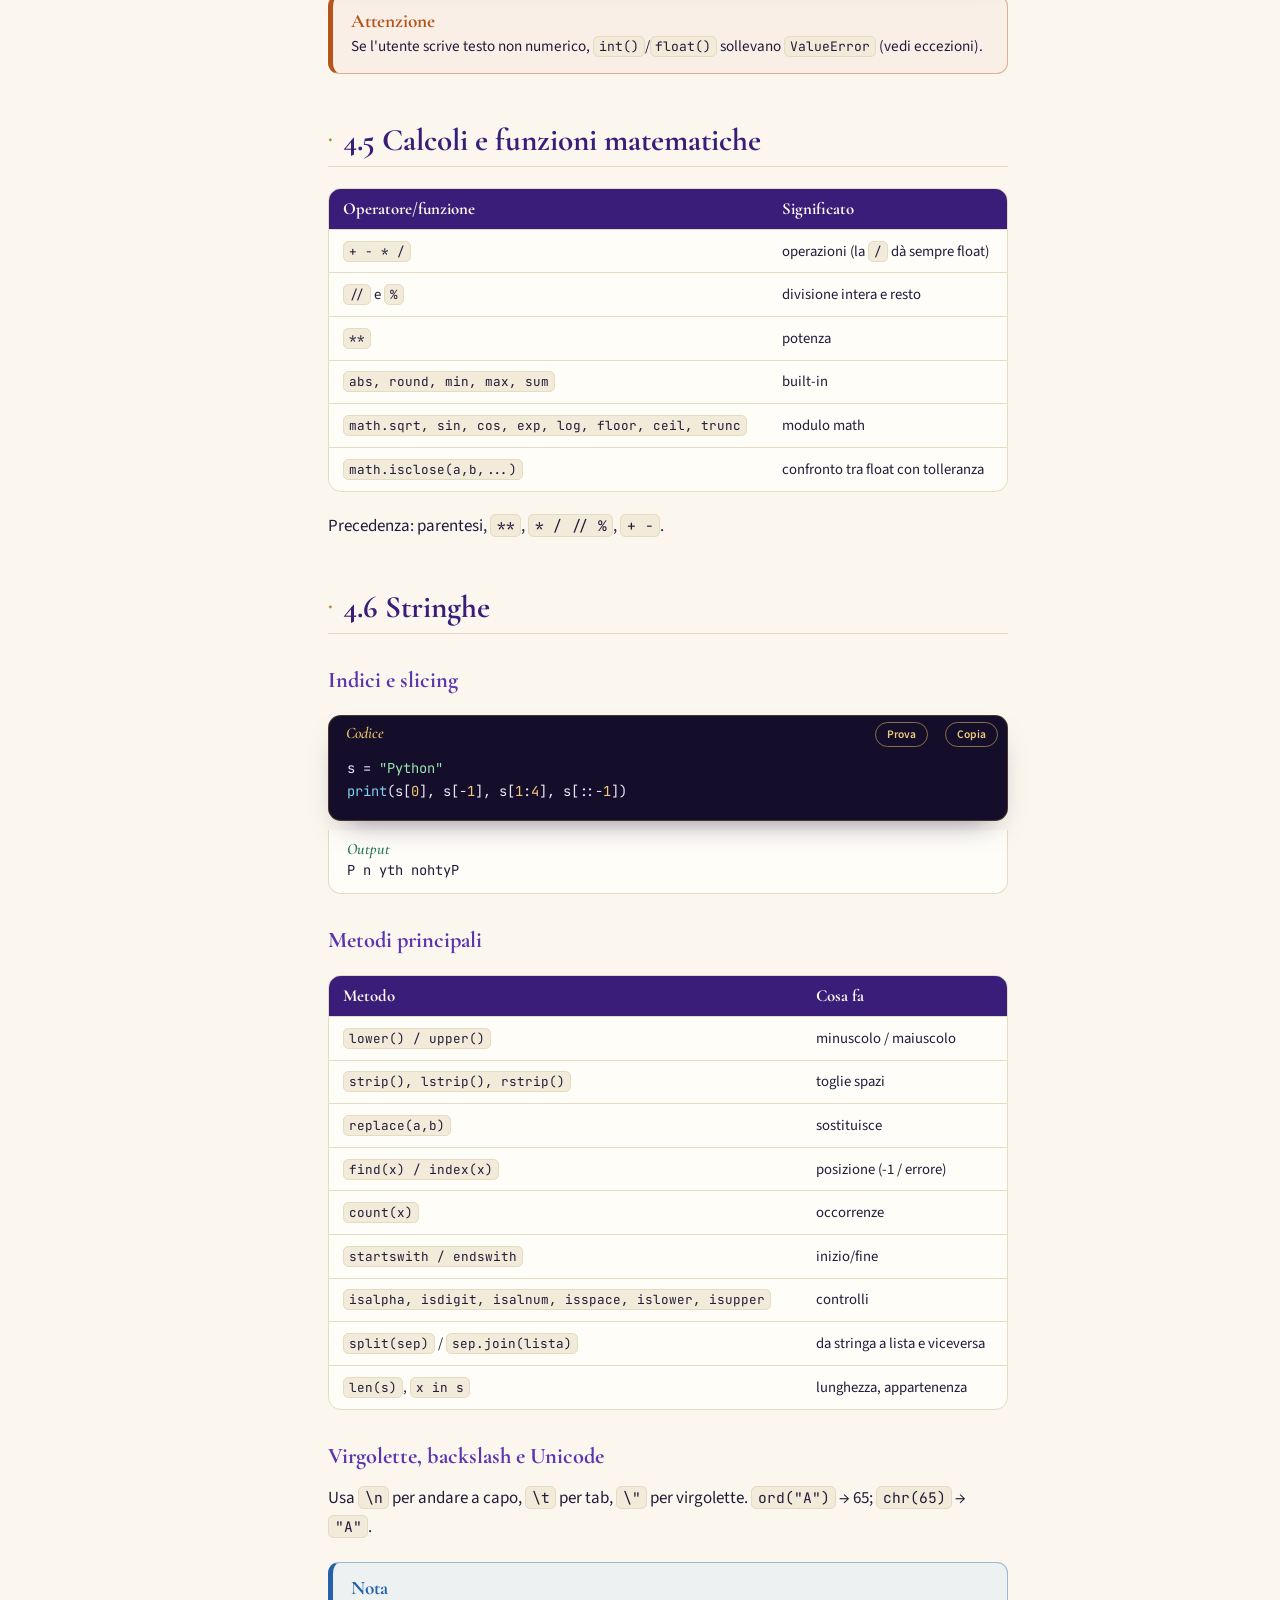
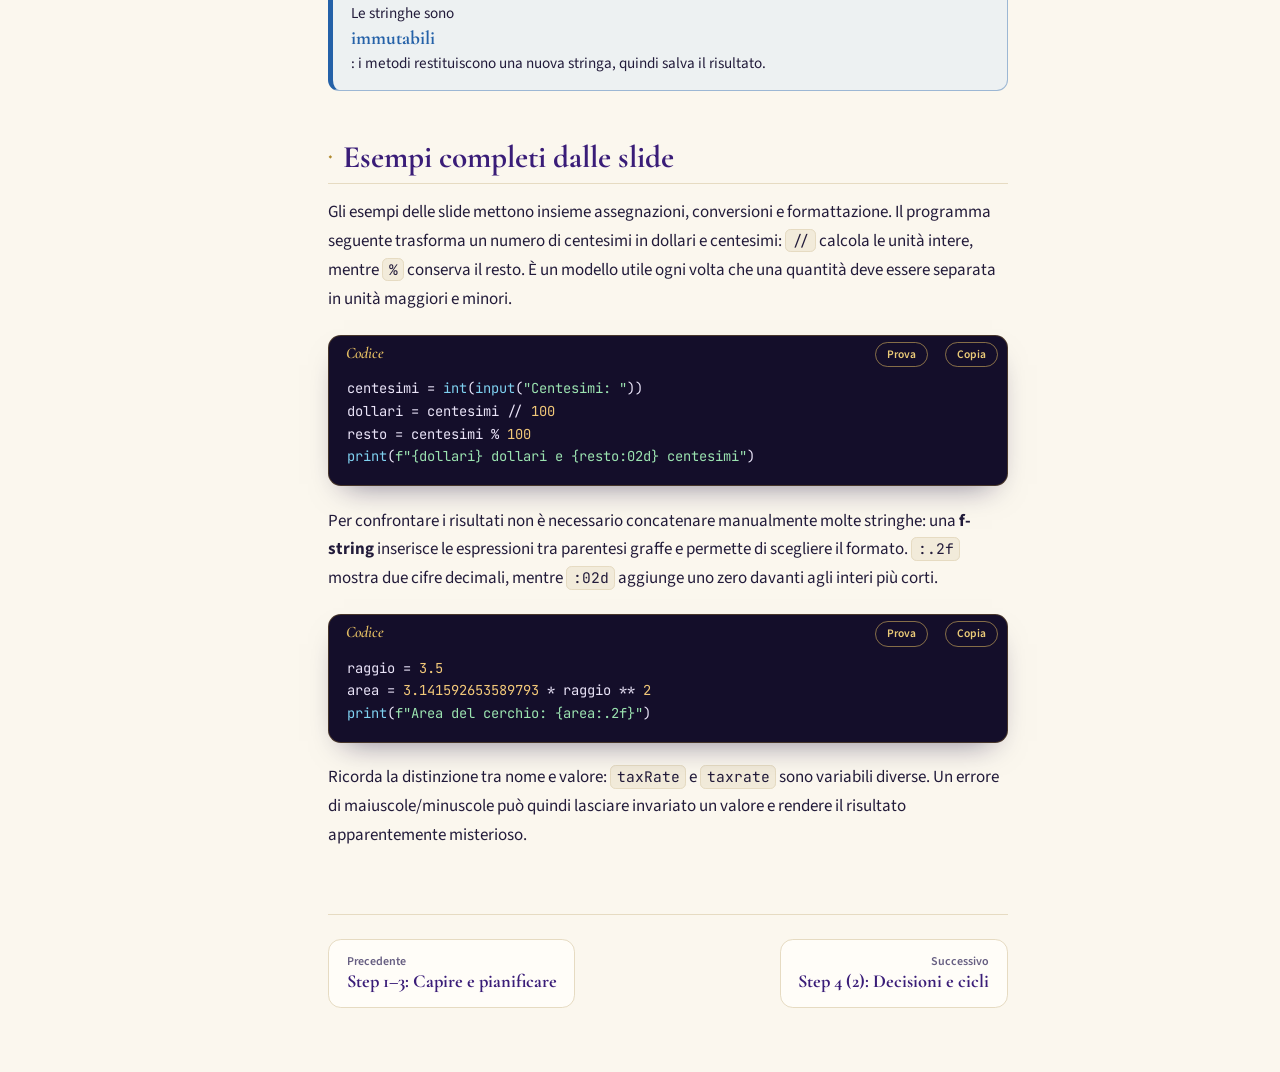
<file: step4-basi.html>
<!doctype html>
<html lang="it">
  <head>
    <meta charset="utf-8" />
    <meta name="viewport" content="width=device-width,initial-scale=1" />
    <title>Step 4 (1): Basi del codice · Tutorial Python</title>
    <meta name="color-scheme" content="light dark" />
    <script>
      try {
        if (
          localStorage.t === "dark" ||
          (!localStorage.t && matchMedia("(prefers-color-scheme:dark)").matches)
        )
          document.documentElement.classList.add("dark");
      } catch (e) {}
    </script>
    <link
      rel="icon"
      href="data:image/svg+xml,%3Csvg xmlns='http://www.w3.org/2000/svg' viewBox='0 0 100 100'%3E%3Ctext y='.9em' font-size='90'%3E%E2%99%9B%3C/text%3E%3C/svg%3E"
    />
    <link rel="preconnect" href="https://fonts.googleapis.com" />
    <link rel="preconnect" href="https://fonts.gstatic.com" crossorigin />
    <link
      href="https://fonts.googleapis.com/css2?family=Cormorant+Garamond:ital,wght@0,500;0,600;0,700;1,500;1,600&family=JetBrains+Mono:wght@400;500&family=Source+Sans+3:wght@400;600;700&display=swap"
      rel="stylesheet"
    />
    <link rel="stylesheet" href="css/theme.css" />
  </head>
  <body>
    <a class="skip" href="#main">Vai al contenuto</a>
    <div id="bar"></div>
    <header class="top">
      <button id="menu" aria-label="Apri il menu" aria-expanded="false">
        ☰</button
      ><a class="logo" href="index.html"><i>♛</i>Tutorial Python</a
      ><input
        id="q"
        type="search"
        placeholder="Cerca nel tutorial…  ( / )"
        autocomplete="off"
        aria-label="Cerca nel tutorial"
      /><button id="theme" aria-label="Cambia tema">
        <span class="sun">☀</span><span class="moon">☾</span>
      </button>
    </header>
    <div id="res" role="listbox"></div>
    <div id="ov"></div>
    <div class="wrap">
      <nav id="side" aria-label="Indice del tutorial">
        <a href="index.html"><span>🏠</span>Home</a>
        <div class="g">Metodo</div>
        <a href="step1-3.html"><span>🧭</span>Step 1–3: Capire e pianificare</a
        ><a href="step5-errori.html"><span>🐞</span>Step 5: Prove ed errori</a>
        <div class="g">Python base</div>
        <a href="step4-basi.html" class="on" aria-current="page"
          ><span>🧱</span>Step 4 (1): Basi del codice</a
        ><a href="step4-controllo.html"
          ><span>🔁</span>Step 4 (2): Decisioni e cicli</a
        >
        <div class="g">Programmazione avanzata</div>
        <a href="funzioni.html"><span>⚙️</span>Funzioni (P5)</a
        ><a href="liste.html"><span>📚</span>Liste, tuple e tabelle (P6)</a
        ><a href="insiemi-dizionari.html"
          ><span>🗂️</span>Insiemi e dizionari (P8)</a
        ><a href="file-eccezioni.html"><span>📄</span>File ed eccezioni (P7)</a>
        <div class="g">Riferimento</div>
        <a href="formulario.html"><span>📖</span>Formulario</a
        ><a href="glossario.html"><span>🔤</span>Glossario e quiz</a>
        <div class="g">Strumenti</div>
        <a href="compilatore.html"><span>▶️</span>Compilatore Python online</a>
      </nav>
      <main id="main" class="pg">
        <header class="hero">
          <span class="crest" aria-hidden="true">🧱</span>
          <div>
            <div class="kick">Python base</div>
            <h1>Step 4 (1): Basi del codice</h1>
            <p class="lede">
              Variabili, funzioni, print, input, calcoli, stringhe.
            </p>
          </div>
        </header>
        <h2 id="s1">4.1 Variabili e tipi</h2>
        <p>
          Usa nomi autoesplicativi (<code>velocita</code>, non <code>a</code>),
          senza accenti e senza spazi. Per più parole: <b>camelCase</b> o
          <b>snake_case</b>.
        </p>
        <p>
          Con <code>=</code> si <b>assegna</b>: Python calcola il lato destro e
          poi lo associa al nome a sinistra.
        </p>
        <div class="code">
          <button class="copy">Copia</button>
          <pre><code>quantita = 4
quantita = quantita + 1
print(quantita)</code></pre>
        </div>
        <div class="out">
          <span>Output</span>
          <pre>5</pre>
        </div>
        <p>
          <code>quantita += 1</code> è la forma abbreviata; esistono anche
          <code>-=</code>, <code>*=</code>, <code>/=</code>.
        </p>
        <div class="tw">
          <table>
            <thead>
              <tr>
                <th>Tipo</th>
                <th>Cosa rappresenta</th>
                <th>Esempio</th>
              </tr>
            </thead>
            <tbody>
              <tr>
                <td>int</td>
                <td>Intero</td>
                <td><code>quantita = 5</code></td>
              </tr>
              <tr>
                <td>float</td>
                <td>Con decimali</td>
                <td><code>prezzo = 2.50</code></td>
              </tr>
              <tr>
                <td>str</td>
                <td>Testo</td>
                <td><code>codice = "005"</code></td>
              </tr>
              <tr>
                <td>bool</td>
                <td>Vero/falso</td>
                <td><code>disponibile = True</code></td>
              </tr>
            </tbody>
          </table>
        </div>
        <ul>
          <li>Decimali col punto: <code>2.50</code>.</li>
          <li><code>5</code> è numero, <code>"5"</code> è testo.</li>
          <li><code>type(x)</code> mostra il tipo.</li>
          <li>I float hanno precisione limitata.</li>
          <li>Le <b>costanti</b> si scrivono in MAIUSCOLO per convenzione.</li>
          <li>I <b>commenti</b> iniziano con <code>#</code>.</li>
        </ul>
        <div class="box warn">
          <b>Attenzione</b>Assegna sempre un valore prima di usare una
          variabile; <code>quantita</code> e <code>Quantita</code> sono nomi
          diversi; evita di chiamare variabili <code>print</code>,
          <code>input</code>, <code>str</code>.
        </div>
        <h2 id="s2">4.2 Funzioni e metodi</h2>
        <p>
          Una funzione si usa scrivendo il nome e le parentesi; i dati dentro
          sono gli <b>argomenti</b>.
        </p>
        <div class="code">
          <button class="copy">Copia</button>
          <pre><code>numero = abs(-7)
print(numero)</code></pre>
        </div>
        <div class="out">
          <span>Output</span>
          <pre>7</pre>
        </div>
        <div class="box warn">
          <b>Attenzione</b><code>print()</code> mostra ma restituisce
          <code>None</code>: scrivi <code>somma = 3 + 4</code> e poi
          <code>print(somma)</code>, non <code>somma = print(3 + 4)</code>.
        </div>
        <h3 id="s3">Built-in e moduli</h3>
        <p>
          Le built-in (<code>print</code>, <code>abs</code>) non richiedono
          import; le altre stanno in moduli: <code>import math</code> poi
          <code>math.sqrt(9)</code> → <code>3.0</code>.
        </p>
        <h3 id="s4">Il punto prima del nome: i metodi</h3>
        <p>
          Un metodo appartiene a un oggetto: <code>testo.upper()</code>. Il
          punto dice “usa questo strumento su questo dato”.
        </p>
        <h2 id="s5">4.3 print()</h2>
        <div class="code">
          <button class="copy">Copia</button>
          <pre><code>print(&quot;Ciao&quot;)
print(&quot;Totale:&quot;, 9)
totale = 9
print(f&quot;Totale: {totale:.2f} euro&quot;)</code></pre>
        </div>
        <h3 id="s6">Cifre decimali</h3>
        <div class="tw">
          <table>
            <thead>
              <tr>
                <th>Codice</th>
                <th>Significato</th>
              </tr>
            </thead>
            <tbody>
              <tr>
                <td><code>:.2f</code></td>
                <td>2 decimali</td>
              </tr>
              <tr>
                <td><code>:8.2f</code></td>
                <td>larghezza 8, 2 decimali</td>
              </tr>
              <tr>
                <td>
                  <code>:&lt;10</code> / <code>:^10</code> /
                  <code>:&gt;10</code>
                </td>
                <td>sinistra / centro / destra</td>
              </tr>
              <tr>
                <td><code>:d</code>, <code>:s</code>, <code>:g</code></td>
                <td>intero, stringa, notazione scientifica</td>
              </tr>
            </tbody>
          </table>
        </div>
        <h3 id="s7">sep ed end</h3>
        <div class="code">
          <button class="copy">Copia</button>
          <pre><code>print(&quot;a&quot;,&quot;b&quot;,&quot;c&quot;,sep=&quot;-&quot;)
print(&quot;riga 1&quot;,end=&quot; &quot;)
print(&quot;riga 2&quot;)</code></pre>
        </div>
        <div class="out">
          <span>Output</span>
          <pre>
a-b-c
riga 1 riga 2</pre
          >
        </div>
        <h2 id="s8">4.4 input() e conversioni</h2>
        <p>
          <code>input()</code> restituisce <b>sempre testo</b>. Per i numeri
          converti con <code>int()</code> o <code>float()</code>.
        </p>
        <div class="code">
          <button class="copy">Copia</button>
          <pre><code>prezzo = float(input(&quot;Prezzo: &quot;))
quantita = int(input(&quot;Quantità: &quot;))</code></pre>
        </div>
        <div class="box warn">
          <b>Attenzione</b>Se l'utente scrive testo non numerico,
          <code>int()</code>/<code>float()</code> sollevano
          <code>ValueError</code> (vedi eccezioni).
        </div>
        <h2 id="s9">4.5 Calcoli e funzioni matematiche</h2>
        <div class="tw">
          <table>
            <thead>
              <tr>
                <th>Operatore/funzione</th>
                <th>Significato</th>
              </tr>
            </thead>
            <tbody>
              <tr>
                <td><code>+ - * /</code></td>
                <td>operazioni (la <code>/</code> dà sempre float)</td>
              </tr>
              <tr>
                <td><code>//</code> e <code>%</code></td>
                <td>divisione intera e resto</td>
              </tr>
              <tr>
                <td><code>**</code></td>
                <td>potenza</td>
              </tr>
              <tr>
                <td><code>abs, round, min, max, sum</code></td>
                <td>built-in</td>
              </tr>
              <tr>
                <td>
                  <code>math.sqrt, sin, cos, exp, log, floor, ceil, trunc</code>
                </td>
                <td>modulo math</td>
              </tr>
              <tr>
                <td><code>math.isclose(a,b,...)</code></td>
                <td>confronto tra float con tolleranza</td>
              </tr>
            </tbody>
          </table>
        </div>
        <p>
          Precedenza: parentesi, <code>**</code>, <code>* / // %</code>,
          <code>+ -</code>.
        </p>
        <h2 id="s10">4.6 Stringhe</h2>
        <h3 id="s11">Indici e slicing</h3>
        <div class="code">
          <button class="copy">Copia</button>
          <pre><code>s = &quot;Python&quot;
print(s[0], s[-1], s[1:4], s[::-1])</code></pre>
        </div>
        <div class="out">
          <span>Output</span>
          <pre>P n yth nohtyP</pre>
        </div>
        <h3 id="s12">Metodi principali</h3>
        <div class="tw">
          <table>
            <thead>
              <tr>
                <th>Metodo</th>
                <th>Cosa fa</th>
              </tr>
            </thead>
            <tbody>
              <tr>
                <td><code>lower() / upper()</code></td>
                <td>minuscolo / maiuscolo</td>
              </tr>
              <tr>
                <td><code>strip(), lstrip(), rstrip()</code></td>
                <td>toglie spazi</td>
              </tr>
              <tr>
                <td><code>replace(a,b)</code></td>
                <td>sostituisce</td>
              </tr>
              <tr>
                <td><code>find(x) / index(x)</code></td>
                <td>posizione (-1 / errore)</td>
              </tr>
              <tr>
                <td><code>count(x)</code></td>
                <td>occorrenze</td>
              </tr>
              <tr>
                <td><code>startswith / endswith</code></td>
                <td>inizio/fine</td>
              </tr>
              <tr>
                <td>
                  <code
                    >isalpha, isdigit, isalnum, isspace, islower, isupper</code
                  >
                </td>
                <td>controlli</td>
              </tr>
              <tr>
                <td><code>split(sep)</code> / <code>sep.join(lista)</code></td>
                <td>da stringa a lista e viceversa</td>
              </tr>
              <tr>
                <td><code>len(s)</code>, <code>x in s</code></td>
                <td>lunghezza, appartenenza</td>
              </tr>
            </tbody>
          </table>
        </div>
        <h3 id="s13">Virgolette, backslash e Unicode</h3>
        <p>
          Usa <code>\n</code> per andare a capo, <code>\t</code> per tab,
          <code>\"</code> per virgolette. <code>ord("A")</code> → 65;
          <code>chr(65)</code> → <code>"A"</code>.
        </p>
        <div class="box info">
          <b>Nota</b>Le stringhe sono <b>immutabili</b>: i metodi restituiscono
          una nuova stringa, quindi salva il risultato.
        </div>
        <h2 id="s14">Esempi completi dalle slide</h2>
        <p>
          Gli esempi delle slide mettono insieme assegnazioni, conversioni e
          formattazione. Il programma seguente trasforma un numero di centesimi
          in dollari e centesimi: <code>//</code> calcola le unità intere,
          mentre <code>%</code> conserva il resto. È un modello utile ogni volta
          che una quantità deve essere separata in unità maggiori e minori.
        </p>
        <div class="code">
          <button class="copy">Copia</button>
          <pre><code>centesimi = int(input("Centesimi: "))
dollari = centesimi // 100
resto = centesimi % 100
print(f"{dollari} dollari e {resto:02d} centesimi")</code></pre>
        </div>
        <p>
          Per confrontare i risultati non è necessario concatenare manualmente
          molte stringhe: una <b>f-string</b> inserisce le espressioni tra
          parentesi graffe e permette di scegliere il formato.
          <code>:.2f</code> mostra due cifre decimali, mentre
          <code>:02d</code> aggiunge uno zero davanti agli interi più corti.
        </p>
        <div class="code">
          <button class="copy">Copia</button>
          <pre><code>raggio = 3.5
area = 3.141592653589793 * raggio ** 2
print(f"Area del cerchio: {area:.2f}")</code></pre>
        </div>
        <p>
          Ricorda la distinzione tra nome e valore: <code>taxRate</code> e
          <code>taxrate</code> sono variabili diverse. Un errore di
          maiuscole/minuscole può quindi lasciare invariato un valore e rendere
          il risultato apparentemente misterioso.
        </p>
        <nav class="pager" aria-label="Pagine">
          <a class="prev" href="step1-3.html"
            ><small>Precedente</small>Step 1–3: Capire e pianificare</a
          ><a class="next" href="step4-controllo.html"
            ><small>Successivo</small>Step 4 (2): Decisioni e cicli</a
          >
        </nav>
      </main>
      <aside id="toc" aria-label="In questa pagina">
        <b>In questa pagina</b><a class="" href="#s1">4.1 Variabili e tipi</a
        ><a class="" href="#s2">4.2 Funzioni e metodi</a
        ><a class="sub" href="#s3">Built-in e moduli</a
        ><a class="sub" href="#s4">Il punto prima del nome: i metodi</a
        ><a class="" href="#s5">4.3 print()</a
        ><a class="sub" href="#s6">Cifre decimali</a
        ><a class="sub" href="#s7">sep ed end</a
        ><a class="" href="#s8">4.4 input() e conversioni</a
        ><a class="" href="#s9">4.5 Calcoli e funzioni matematiche</a
        ><a class="" href="#s10">4.6 Stringhe</a
        ><a class="sub" href="#s11">Indici e slicing</a
        ><a class="sub" href="#s12">Metodi principali</a
        ><a class="sub" href="#s13">Virgolette, backslash e Unicode</a>
      </aside>
    </div>
    <script src="js/search-index.js"></script>
    <script src="js/app.js"></script>
  </body>
</html>
</file>
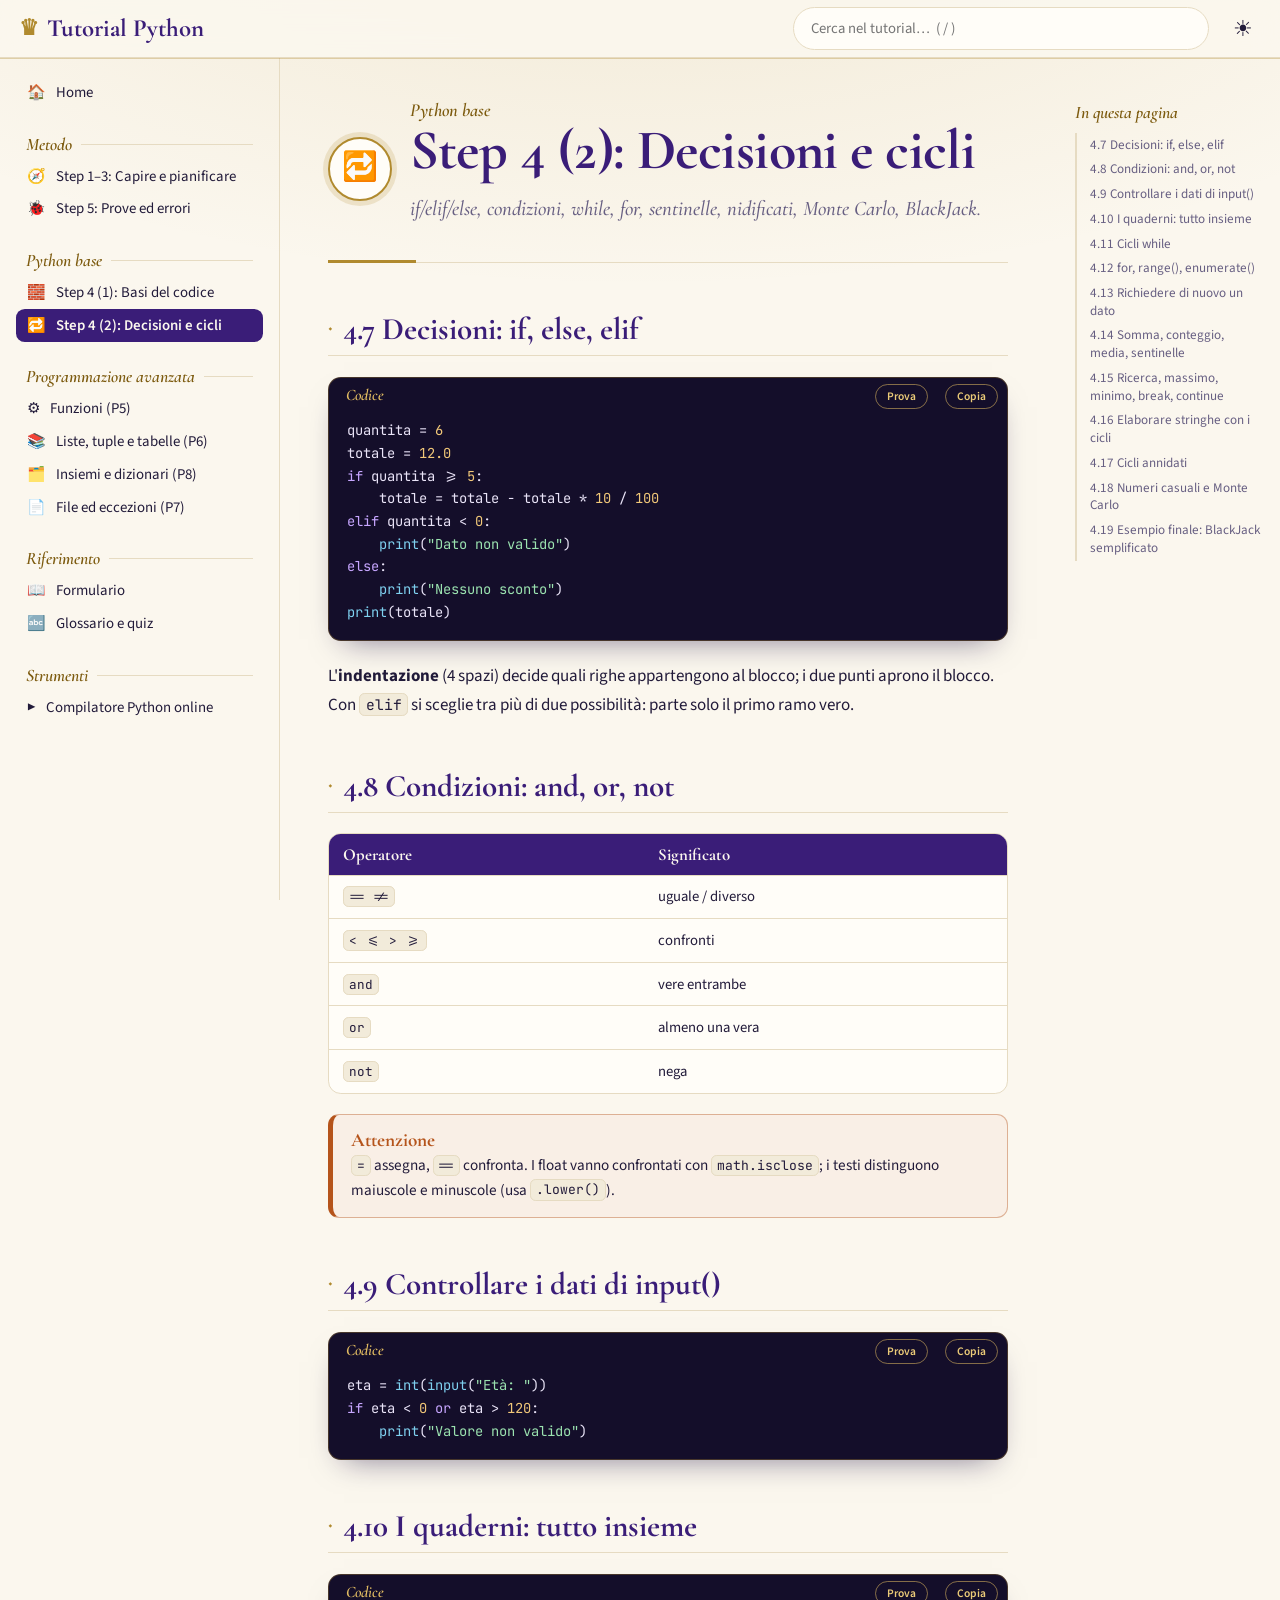
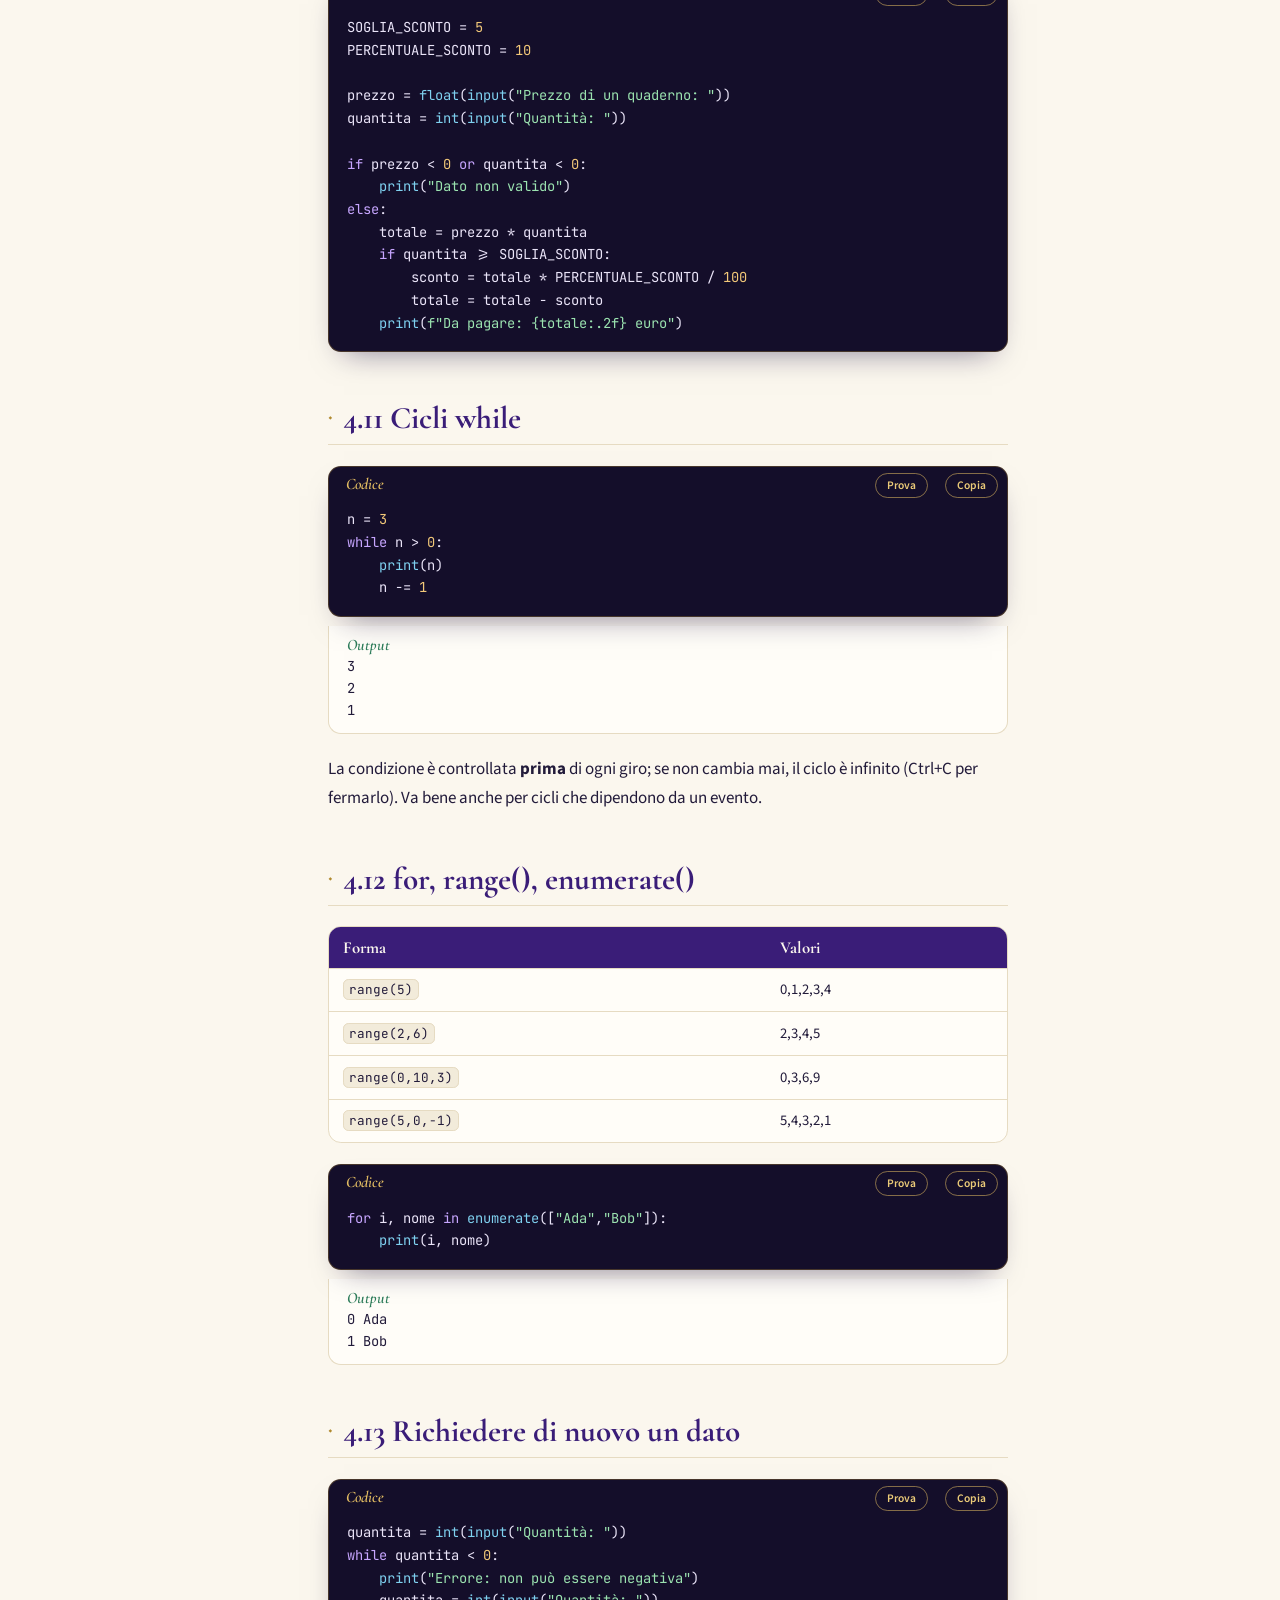
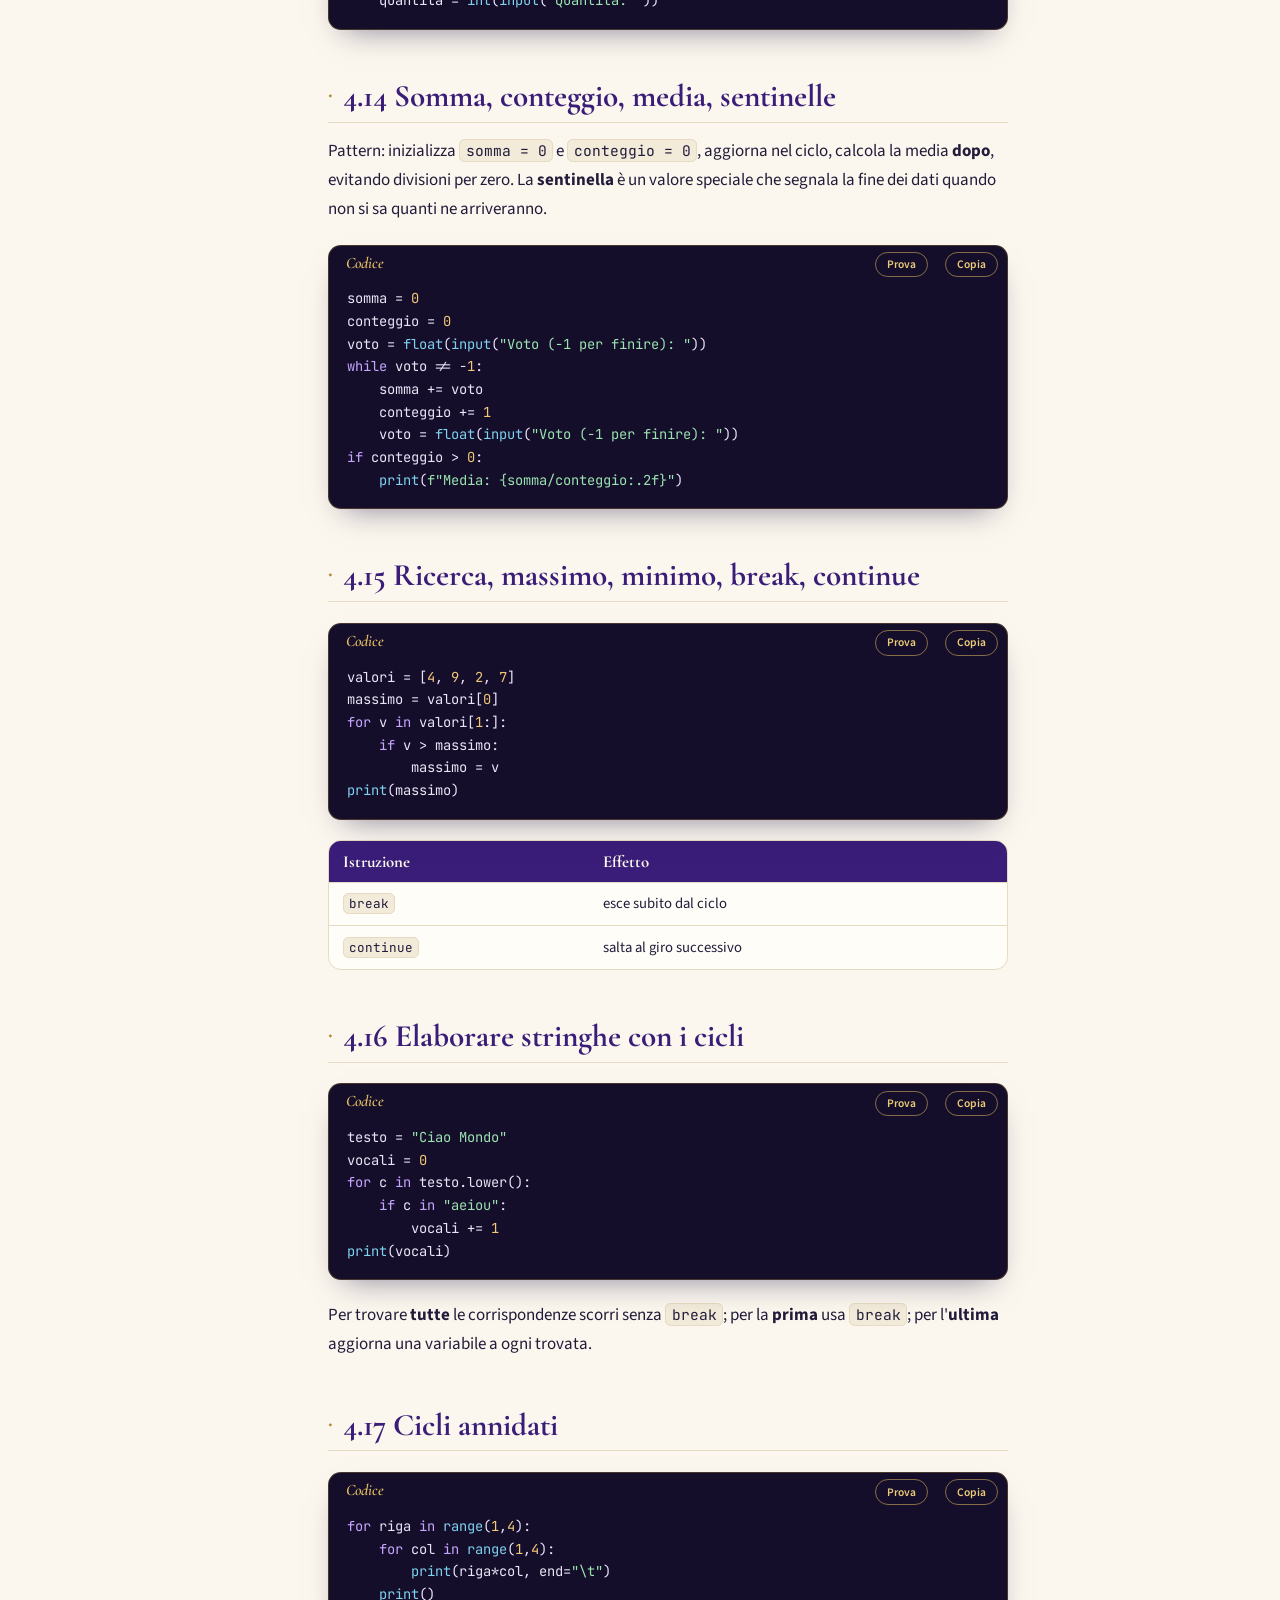
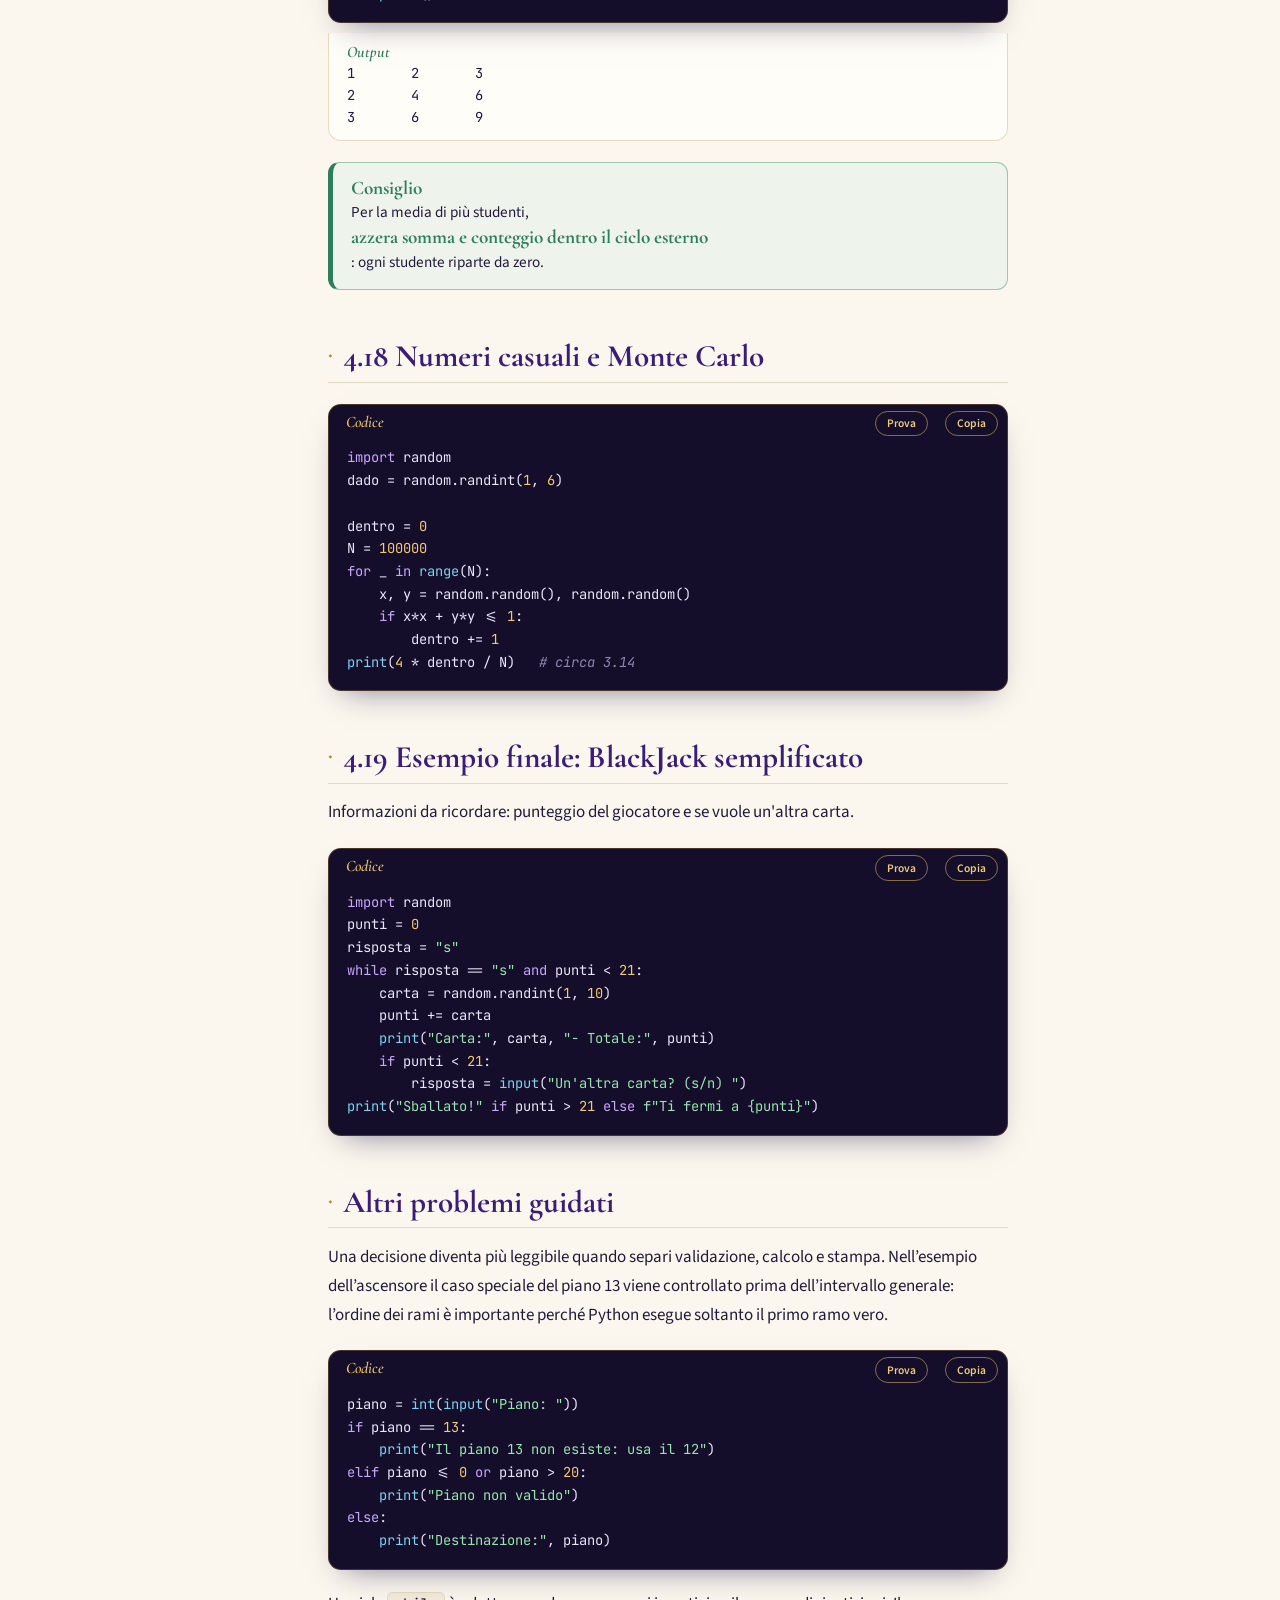
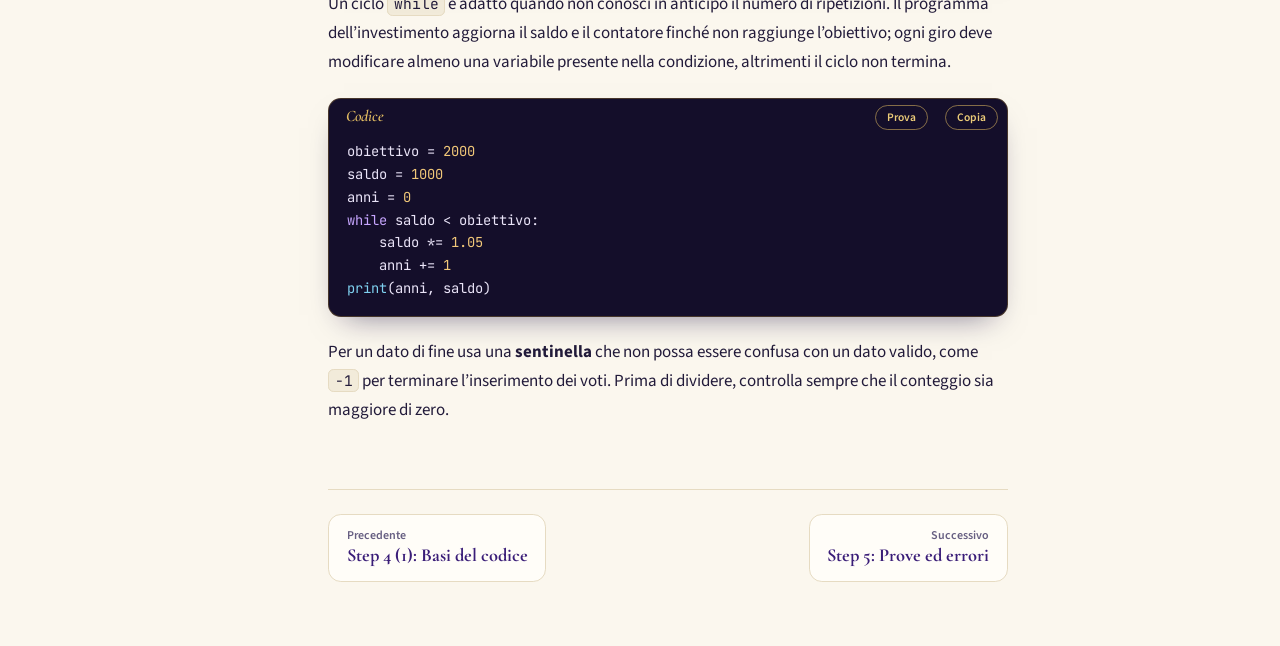
<file: step4-controllo.html>
<!doctype html>
<html lang="it">
  <head>
    <meta charset="utf-8" />
    <meta name="viewport" content="width=device-width,initial-scale=1" />
    <title>Step 4 (2): Decisioni e cicli · Tutorial Python</title>
    <meta name="color-scheme" content="light dark" />
    <script>
      try {
        if (
          localStorage.t === "dark" ||
          (!localStorage.t && matchMedia("(prefers-color-scheme:dark)").matches)
        )
          document.documentElement.classList.add("dark");
      } catch (e) {}
    </script>
    <link
      rel="icon"
      href="data:image/svg+xml,%3Csvg xmlns='http://www.w3.org/2000/svg' viewBox='0 0 100 100'%3E%3Ctext y='.9em' font-size='90'%3E%E2%99%9B%3C/text%3E%3C/svg%3E"
    />
    <link rel="preconnect" href="https://fonts.googleapis.com" />
    <link rel="preconnect" href="https://fonts.gstatic.com" crossorigin />
    <link
      href="https://fonts.googleapis.com/css2?family=Cormorant+Garamond:ital,wght@0,500;0,600;0,700;1,500;1,600&family=JetBrains+Mono:wght@400;500&family=Source+Sans+3:wght@400;600;700&display=swap"
      rel="stylesheet"
    />
    <link rel="stylesheet" href="css/theme.css" />
  </head>
  <body>
    <a class="skip" href="#main">Vai al contenuto</a>
    <div id="bar"></div>
    <header class="top">
      <button id="menu" aria-label="Apri il menu" aria-expanded="false">
        ☰</button
      ><a class="logo" href="index.html"><i>♛</i>Tutorial Python</a
      ><input
        id="q"
        type="search"
        placeholder="Cerca nel tutorial…  ( / )"
        autocomplete="off"
        aria-label="Cerca nel tutorial"
      /><button id="theme" aria-label="Cambia tema">
        <span class="sun">☀</span><span class="moon">☾</span>
      </button>
    </header>
    <div id="res" role="listbox"></div>
    <div id="ov"></div>
    <div class="wrap">
      <nav id="side" aria-label="Indice del tutorial">
        <a href="index.html"><span>🏠</span>Home</a>
        <div class="g">Metodo</div>
        <a href="step1-3.html"><span>🧭</span>Step 1–3: Capire e pianificare</a
        ><a href="step5-errori.html"><span>🐞</span>Step 5: Prove ed errori</a>
        <div class="g">Python base</div>
        <a href="step4-basi.html"><span>🧱</span>Step 4 (1): Basi del codice</a
        ><a href="step4-controllo.html" class="on" aria-current="page"
          ><span>🔁</span>Step 4 (2): Decisioni e cicli</a
        >
        <div class="g">Programmazione avanzata</div>
        <a href="funzioni.html"><span>⚙️</span>Funzioni (P5)</a
        ><a href="liste.html"><span>📚</span>Liste, tuple e tabelle (P6)</a
        ><a href="insiemi-dizionari.html"
          ><span>🗂️</span>Insiemi e dizionari (P8)</a
        ><a href="file-eccezioni.html"><span>📄</span>File ed eccezioni (P7)</a>
        <div class="g">Riferimento</div>
        <a href="formulario.html"><span>📖</span>Formulario</a
        ><a href="glossario.html"><span>🔤</span>Glossario e quiz</a>
        <div class="g">Strumenti</div>
        <a href="compilatore.html"><span>▶️</span>Compilatore Python online</a>
      </nav>
      <main id="main" class="pg">
        <header class="hero">
          <span class="crest" aria-hidden="true">🔁</span>
          <div>
            <div class="kick">Python base</div>
            <h1>Step 4 (2): Decisioni e cicli</h1>
            <p class="lede">
              if/elif/else, condizioni, while, for, sentinelle, nidificati,
              Monte Carlo, BlackJack.
            </p>
          </div>
        </header>
        <h2 id="s1">4.7 Decisioni: if, else, elif</h2>
        <div class="code">
          <button class="copy">Copia</button>
          <pre><code>quantita = 6
totale = 12.0
if quantita &gt;= 5:
    totale = totale - totale * 10 / 100
elif quantita &lt; 0:
    print(&quot;Dato non valido&quot;)
else:
    print(&quot;Nessuno sconto&quot;)
print(totale)</code></pre>
        </div>
        <p>
          L'<b>indentazione</b> (4 spazi) decide quali righe appartengono al
          blocco; i due punti aprono il blocco. Con <code>elif</code> si sceglie
          tra più di due possibilità: parte solo il primo ramo vero.
        </p>
        <h2 id="s2">4.8 Condizioni: and, or, not</h2>
        <div class="tw">
          <table>
            <thead>
              <tr>
                <th>Operatore</th>
                <th>Significato</th>
              </tr>
            </thead>
            <tbody>
              <tr>
                <td><code>== !=</code></td>
                <td>uguale / diverso</td>
              </tr>
              <tr>
                <td><code>&lt; &lt;= &gt; &gt;=</code></td>
                <td>confronti</td>
              </tr>
              <tr>
                <td><code>and</code></td>
                <td>vere entrambe</td>
              </tr>
              <tr>
                <td><code>or</code></td>
                <td>almeno una vera</td>
              </tr>
              <tr>
                <td><code>not</code></td>
                <td>nega</td>
              </tr>
            </tbody>
          </table>
        </div>
        <div class="box warn">
          <b>Attenzione</b><code>=</code> assegna, <code>==</code> confronta. I
          float vanno confrontati con <code>math.isclose</code>; i testi
          distinguono maiuscole e minuscole (usa <code>.lower()</code>).
        </div>
        <h2 id="s3">4.9 Controllare i dati di input()</h2>
        <div class="code">
          <button class="copy">Copia</button>
          <pre><code>eta = int(input(&quot;Età: &quot;))
if eta &lt; 0 or eta &gt; 120:
    print(&quot;Valore non valido&quot;)</code></pre>
        </div>
        <h2 id="s4">4.10 I quaderni: tutto insieme</h2>
        <div class="code">
          <button class="copy">Copia</button>
          <pre><code>SOGLIA_SCONTO = 5
PERCENTUALE_SCONTO = 10

prezzo = float(input(&quot;Prezzo di un quaderno: &quot;))
quantita = int(input(&quot;Quantità: &quot;))

if prezzo &lt; 0 or quantita &lt; 0:
    print(&quot;Dato non valido&quot;)
else:
    totale = prezzo * quantita
    if quantita &gt;= SOGLIA_SCONTO:
        sconto = totale * PERCENTUALE_SCONTO / 100
        totale = totale - sconto
    print(f&quot;Da pagare: {totale:.2f} euro&quot;)</code></pre>
        </div>
        <h2 id="s5">4.11 Cicli while</h2>
        <div class="code">
          <button class="copy">Copia</button>
          <pre><code>n = 3
while n &gt; 0:
    print(n)
    n -= 1</code></pre>
        </div>
        <div class="out">
          <span>Output</span>
          <pre>
3
2
1</pre
          >
        </div>
        <p>
          La condizione è controllata <b>prima</b> di ogni giro; se non cambia
          mai, il ciclo è infinito (Ctrl+C per fermarlo). Va bene anche per
          cicli che dipendono da un evento.
        </p>
        <h2 id="s6">4.12 for, range(), enumerate()</h2>
        <div class="tw">
          <table>
            <thead>
              <tr>
                <th>Forma</th>
                <th>Valori</th>
              </tr>
            </thead>
            <tbody>
              <tr>
                <td><code>range(5)</code></td>
                <td>0,1,2,3,4</td>
              </tr>
              <tr>
                <td><code>range(2,6)</code></td>
                <td>2,3,4,5</td>
              </tr>
              <tr>
                <td><code>range(0,10,3)</code></td>
                <td>0,3,6,9</td>
              </tr>
              <tr>
                <td><code>range(5,0,-1)</code></td>
                <td>5,4,3,2,1</td>
              </tr>
            </tbody>
          </table>
        </div>
        <div class="code">
          <button class="copy">Copia</button>
          <pre><code>for i, nome in enumerate([&quot;Ada&quot;,&quot;Bob&quot;]):
    print(i, nome)</code></pre>
        </div>
        <div class="out">
          <span>Output</span>
          <pre>
0 Ada
1 Bob</pre
          >
        </div>
        <h2 id="s7">4.13 Richiedere di nuovo un dato</h2>
        <div class="code">
          <button class="copy">Copia</button>
          <pre><code>quantita = int(input(&quot;Quantità: &quot;))
while quantita &lt; 0:
    print(&quot;Errore: non può essere negativa&quot;)
    quantita = int(input(&quot;Quantità: &quot;))</code></pre>
        </div>
        <h2 id="s8">4.14 Somma, conteggio, media, sentinelle</h2>
        <p>
          Pattern: inizializza <code>somma = 0</code> e
          <code>conteggio = 0</code>, aggiorna nel ciclo, calcola la media
          <b>dopo</b>, evitando divisioni per zero. La <b>sentinella</b> è un
          valore speciale che segnala la fine dei dati quando non si sa quanti
          ne arriveranno.
        </p>
        <div class="code">
          <button class="copy">Copia</button>
          <pre><code>somma = 0
conteggio = 0
voto = float(input(&quot;Voto (-1 per finire): &quot;))
while voto != -1:
    somma += voto
    conteggio += 1
    voto = float(input(&quot;Voto (-1 per finire): &quot;))
if conteggio &gt; 0:
    print(f&quot;Media: {somma/conteggio:.2f}&quot;)</code></pre>
        </div>
        <h2 id="s9">4.15 Ricerca, massimo, minimo, break, continue</h2>
        <div class="code">
          <button class="copy">Copia</button>
          <pre><code>valori = [4, 9, 2, 7]
massimo = valori[0]
for v in valori[1:]:
    if v &gt; massimo:
        massimo = v
print(massimo)</code></pre>
        </div>
        <div class="tw">
          <table>
            <thead>
              <tr>
                <th>Istruzione</th>
                <th>Effetto</th>
              </tr>
            </thead>
            <tbody>
              <tr>
                <td><code>break</code></td>
                <td>esce subito dal ciclo</td>
              </tr>
              <tr>
                <td><code>continue</code></td>
                <td>salta al giro successivo</td>
              </tr>
            </tbody>
          </table>
        </div>
        <h2 id="s10">4.16 Elaborare stringhe con i cicli</h2>
        <div class="code">
          <button class="copy">Copia</button>
          <pre><code>testo = &quot;Ciao Mondo&quot;
vocali = 0
for c in testo.lower():
    if c in &quot;aeiou&quot;:
        vocali += 1
print(vocali)</code></pre>
        </div>
        <p>
          Per trovare <b>tutte</b> le corrispondenze scorri senza
          <code>break</code>; per la <b>prima</b> usa <code>break</code>; per
          l'<b>ultima</b> aggiorna una variabile a ogni trovata.
        </p>
        <h2 id="s11">4.17 Cicli annidati</h2>
        <div class="code">
          <button class="copy">Copia</button>
          <pre><code>for riga in range(1,4):
    for col in range(1,4):
        print(riga*col, end=&quot;\t&quot;)
    print()</code></pre>
        </div>
        <div class="out">
          <span>Output</span>
          <pre>
1	2	3
2	4	6
3	6	9</pre
          >
        </div>
        <div class="box tip">
          <b>Consiglio</b>Per la media di più studenti,
          <b>azzera somma e conteggio dentro il ciclo esterno</b>: ogni studente
          riparte da zero.
        </div>
        <h2 id="s12">4.18 Numeri casuali e Monte Carlo</h2>
        <div class="code">
          <button class="copy">Copia</button>
          <pre><code>import random
dado = random.randint(1, 6)

dentro = 0
N = 100000
for _ in range(N):
    x, y = random.random(), random.random()
    if x*x + y*y &lt;= 1:
        dentro += 1
print(4 * dentro / N)   # circa 3.14</code></pre>
        </div>
        <h2 id="s13">4.19 Esempio finale: BlackJack semplificato</h2>
        <p>
          Informazioni da ricordare: punteggio del giocatore e se vuole un'altra
          carta.
        </p>
        <div class="code">
          <button class="copy">Copia</button>
          <pre><code>import random
punti = 0
risposta = &quot;s&quot;
while risposta == &quot;s&quot; and punti &lt; 21:
    carta = random.randint(1, 10)
    punti += carta
    print(&quot;Carta:&quot;, carta, &quot;- Totale:&quot;, punti)
    if punti &lt; 21:
        risposta = input(&quot;Un&#x27;altra carta? (s/n) &quot;)
print(&quot;Sballato!&quot; if punti &gt; 21 else f&quot;Ti fermi a {punti}&quot;)</code></pre>
        </div>
        <h2 id="s14">Altri problemi guidati</h2>
        <p>
          Una decisione diventa più leggibile quando separi validazione, calcolo
          e stampa. Nell’esempio dell’ascensore il caso speciale del piano 13
          viene controllato prima dell’intervallo generale: l’ordine dei rami è
          importante perché Python esegue soltanto il primo ramo vero.
        </p>
        <div class="code">
          <button class="copy">Copia</button>
          <pre><code>piano = int(input("Piano: "))
if piano == 13:
    print("Il piano 13 non esiste: usa il 12")
elif piano &lt;= 0 or piano &gt; 20:
    print("Piano non valido")
else:
    print("Destinazione:", piano)</code></pre>
        </div>
        <p>
          Un ciclo <code>while</code> è adatto quando non conosci in anticipo il
          numero di ripetizioni. Il programma dell’investimento aggiorna il
          saldo e il contatore finché non raggiunge l’obiettivo; ogni giro deve
          modificare almeno una variabile presente nella condizione, altrimenti
          il ciclo non termina.
        </p>
        <div class="code">
          <button class="copy">Copia</button>
          <pre><code>obiettivo = 2000
saldo = 1000
anni = 0
while saldo &lt; obiettivo:
    saldo *= 1.05
    anni += 1
print(anni, saldo)</code></pre>
        </div>
        <p>
          Per un dato di fine usa una <b>sentinella</b> che non possa essere
          confusa con un dato valido, come <code>-1</code> per terminare
          l’inserimento dei voti. Prima di dividere, controlla sempre che il
          conteggio sia maggiore di zero.
        </p>
        <nav class="pager" aria-label="Pagine">
          <a class="prev" href="step4-basi.html"
            ><small>Precedente</small>Step 4 (1): Basi del codice</a
          ><a class="next" href="step5-errori.html"
            ><small>Successivo</small>Step 5: Prove ed errori</a
          >
        </nav>
      </main>
      <aside id="toc" aria-label="In questa pagina">
        <b>In questa pagina</b
        ><a class="" href="#s1">4.7 Decisioni: if, else, elif</a
        ><a class="" href="#s2">4.8 Condizioni: and, or, not</a
        ><a class="" href="#s3">4.9 Controllare i dati di input()</a
        ><a class="" href="#s4">4.10 I quaderni: tutto insieme</a
        ><a class="" href="#s5">4.11 Cicli while</a
        ><a class="" href="#s6">4.12 for, range(), enumerate()</a
        ><a class="" href="#s7">4.13 Richiedere di nuovo un dato</a
        ><a class="" href="#s8">4.14 Somma, conteggio, media, sentinelle</a
        ><a class="" href="#s9"
          >4.15 Ricerca, massimo, minimo, break, continue</a
        ><a class="" href="#s10">4.16 Elaborare stringhe con i cicli</a
        ><a class="" href="#s11">4.17 Cicli annidati</a
        ><a class="" href="#s12">4.18 Numeri casuali e Monte Carlo</a
        ><a class="" href="#s13">4.19 Esempio finale: BlackJack semplificato</a>
      </aside>
    </div>
    <script src="js/search-index.js"></script>
    <script src="js/app.js"></script>
  </body>
</html>
</file>
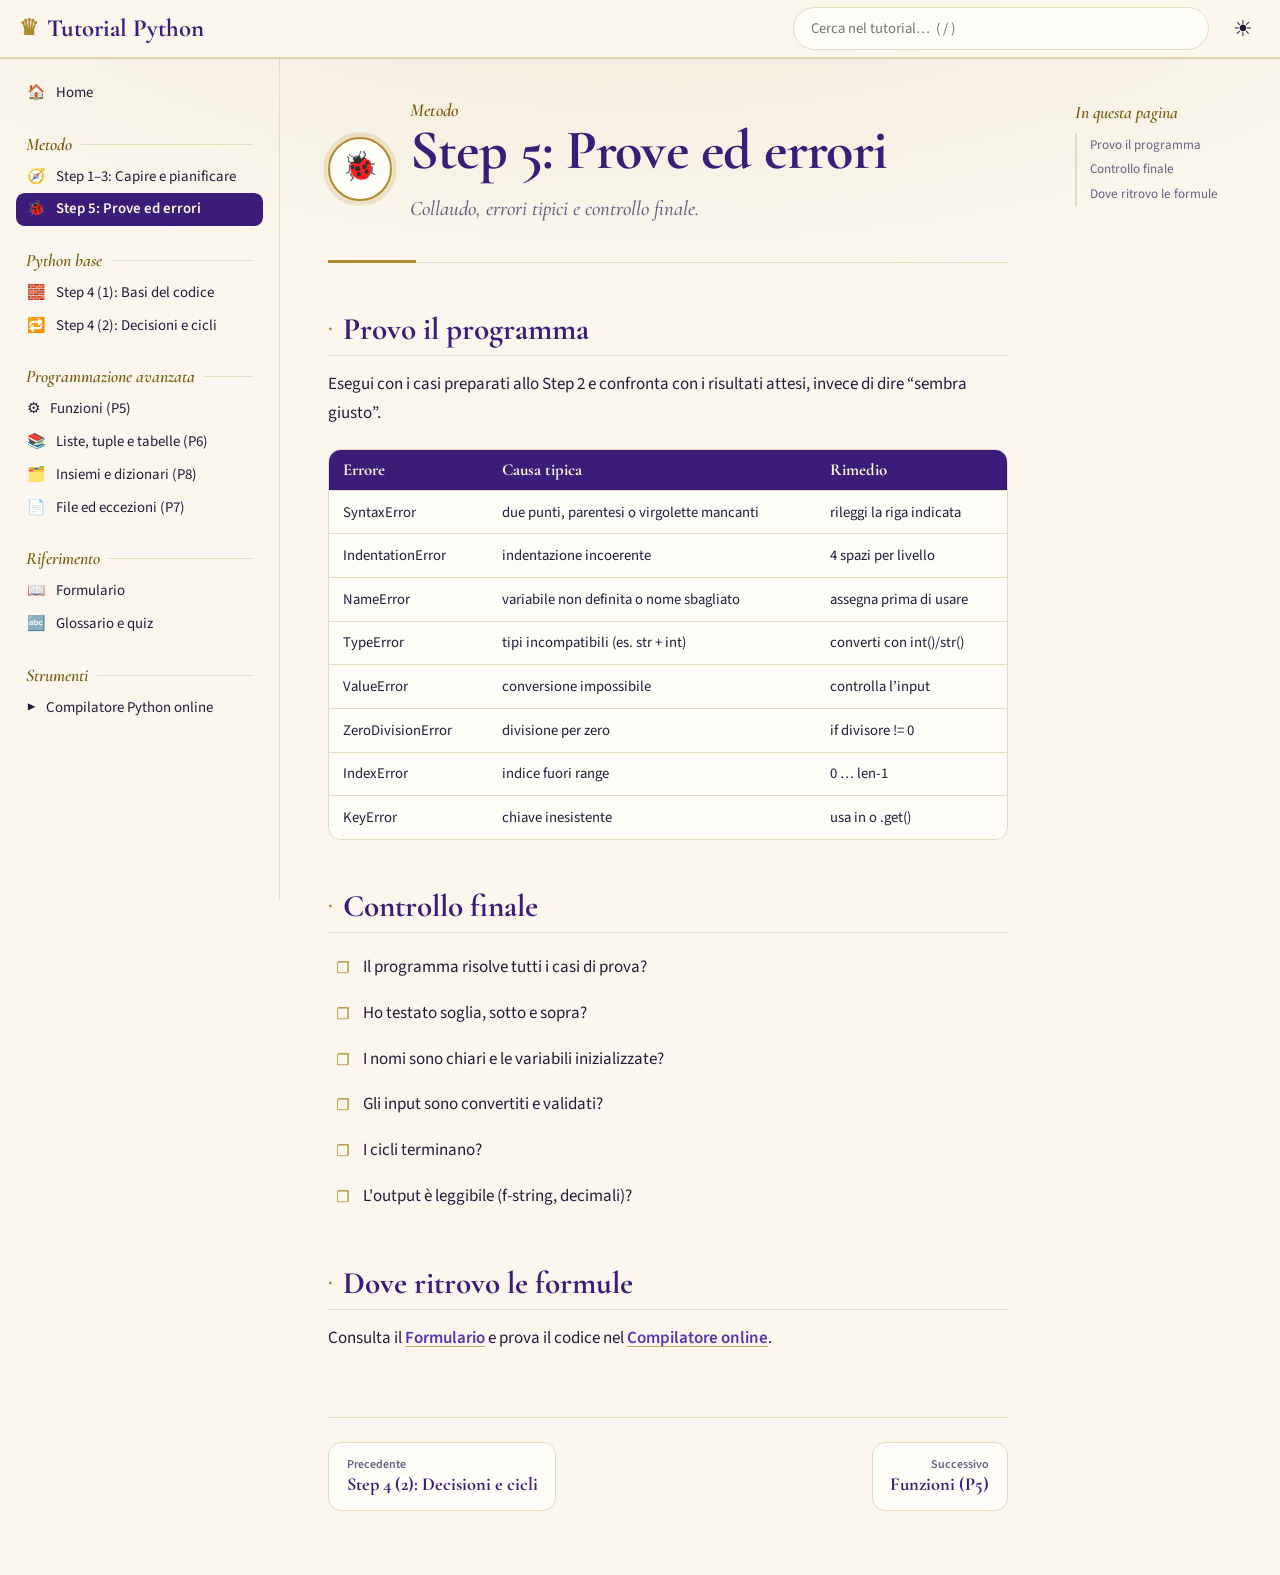
<file: step5-errori.html>
<!doctype html>
<html lang="it">
  <head>
    <meta charset="utf-8" />
    <meta name="viewport" content="width=device-width,initial-scale=1" />
    <title>Step 5: Prove ed errori · Tutorial Python</title>
    <meta name="color-scheme" content="light dark" />
    <script>
      try {
        if (
          localStorage.t === "dark" ||
          (!localStorage.t && matchMedia("(prefers-color-scheme:dark)").matches)
        )
          document.documentElement.classList.add("dark");
      } catch (e) {}
    </script>
    <link
      rel="icon"
      href="data:image/svg+xml,%3Csvg xmlns='http://www.w3.org/2000/svg' viewBox='0 0 100 100'%3E%3Ctext y='.9em' font-size='90'%3E%E2%99%9B%3C/text%3E%3C/svg%3E"
    />
    <link rel="preconnect" href="https://fonts.googleapis.com" />
    <link rel="preconnect" href="https://fonts.gstatic.com" crossorigin />
    <link
      href="https://fonts.googleapis.com/css2?family=Cormorant+Garamond:ital,wght@0,500;0,600;0,700;1,500;1,600&family=JetBrains+Mono:wght@400;500&family=Source+Sans+3:wght@400;600;700&display=swap"
      rel="stylesheet"
    />
    <link rel="stylesheet" href="css/theme.css" />
  </head>
  <body>
    <a class="skip" href="#main">Vai al contenuto</a>
    <div id="bar"></div>
    <header class="top">
      <button id="menu" aria-label="Apri il menu" aria-expanded="false">
        ☰</button
      ><a class="logo" href="index.html"><i>♛</i>Tutorial Python</a
      ><input
        id="q"
        type="search"
        placeholder="Cerca nel tutorial…  ( / )"
        autocomplete="off"
        aria-label="Cerca nel tutorial"
      /><button id="theme" aria-label="Cambia tema">
        <span class="sun">☀</span><span class="moon">☾</span>
      </button>
    </header>
    <div id="res" role="listbox"></div>
    <div id="ov"></div>
    <div class="wrap">
      <nav id="side" aria-label="Indice del tutorial">
        <a href="index.html"><span>🏠</span>Home</a>
        <div class="g">Metodo</div>
        <a href="step1-3.html"><span>🧭</span>Step 1–3: Capire e pianificare</a
        ><a href="step5-errori.html" class="on" aria-current="page"
          ><span>🐞</span>Step 5: Prove ed errori</a
        >
        <div class="g">Python base</div>
        <a href="step4-basi.html"><span>🧱</span>Step 4 (1): Basi del codice</a
        ><a href="step4-controllo.html"
          ><span>🔁</span>Step 4 (2): Decisioni e cicli</a
        >
        <div class="g">Programmazione avanzata</div>
        <a href="funzioni.html"><span>⚙️</span>Funzioni (P5)</a
        ><a href="liste.html"><span>📚</span>Liste, tuple e tabelle (P6)</a
        ><a href="insiemi-dizionari.html"
          ><span>🗂️</span>Insiemi e dizionari (P8)</a
        ><a href="file-eccezioni.html"><span>📄</span>File ed eccezioni (P7)</a>
        <div class="g">Riferimento</div>
        <a href="formulario.html"><span>📖</span>Formulario</a
        ><a href="glossario.html"><span>🔤</span>Glossario e quiz</a>
        <div class="g">Strumenti</div>
        <a href="compilatore.html"><span>▶️</span>Compilatore Python online</a>
      </nav>
      <main id="main" class="pg">
        <header class="hero">
          <span class="crest" aria-hidden="true">🐞</span>
          <div>
            <div class="kick">Metodo</div>
            <h1>Step 5: Prove ed errori</h1>
            <p class="lede">Collaudo, errori tipici e controllo finale.</p>
          </div>
        </header>
        <h2 id="s1">Provo il programma</h2>
        <p>
          Esegui con i casi preparati allo Step 2 e confronta con i risultati
          attesi, invece di dire “sembra giusto”.
        </p>
        <div class="tw">
          <table>
            <thead>
              <tr>
                <th>Errore</th>
                <th>Causa tipica</th>
                <th>Rimedio</th>
              </tr>
            </thead>
            <tbody>
              <tr>
                <td>SyntaxError</td>
                <td>due punti, parentesi o virgolette mancanti</td>
                <td>rileggi la riga indicata</td>
              </tr>
              <tr>
                <td>IndentationError</td>
                <td>indentazione incoerente</td>
                <td>4 spazi per livello</td>
              </tr>
              <tr>
                <td>NameError</td>
                <td>variabile non definita o nome sbagliato</td>
                <td>assegna prima di usare</td>
              </tr>
              <tr>
                <td>TypeError</td>
                <td>tipi incompatibili (es. str + int)</td>
                <td>converti con int()/str()</td>
              </tr>
              <tr>
                <td>ValueError</td>
                <td>conversione impossibile</td>
                <td>controlla l’input</td>
              </tr>
              <tr>
                <td>ZeroDivisionError</td>
                <td>divisione per zero</td>
                <td>if divisore != 0</td>
              </tr>
              <tr>
                <td>IndexError</td>
                <td>indice fuori range</td>
                <td>0 … len-1</td>
              </tr>
              <tr>
                <td>KeyError</td>
                <td>chiave inesistente</td>
                <td>usa in o .get()</td>
              </tr>
            </tbody>
          </table>
        </div>
        <h2 id="s2">Controllo finale</h2>
        <ul class="check">
          <li>Il programma risolve tutti i casi di prova?</li>
          <li>Ho testato soglia, sotto e sopra?</li>
          <li>I nomi sono chiari e le variabili inizializzate?</li>
          <li>Gli input sono convertiti e validati?</li>
          <li>I cicli terminano?</li>
          <li>L'output è leggibile (f-string, decimali)?</li>
        </ul>
        <h2 id="s3">Dove ritrovo le formule</h2>
        <p>
          Consulta il <a href="formulario.html">Formulario</a> e prova il codice
          nel <a href="compilatore.html">Compilatore online</a>.
        </p>
        <nav class="pager" aria-label="Pagine">
          <a class="prev" href="step4-controllo.html"
            ><small>Precedente</small>Step 4 (2): Decisioni e cicli</a
          ><a class="next" href="funzioni.html"
            ><small>Successivo</small>Funzioni (P5)</a
          >
        </nav>
      </main>
      <aside id="toc" aria-label="In questa pagina">
        <b>In questa pagina</b><a class="" href="#s1">Provo il programma</a
        ><a class="" href="#s2">Controllo finale</a
        ><a class="" href="#s3">Dove ritrovo le formule</a>
      </aside>
    </div>
    <script src="js/search-index.js"></script>
    <script src="js/app.js"></script>
  </body>
</html>
</file>
<file: css/theme.css>
:root{color-scheme:light;--bg:#FBF7EE;--surf:#FFFDF8;--ink:#221B3A;--mut:#675F82;--line:#E6DBC2;--pri:#3A1D78;--acc:#5B34B0;--gold:#B08A2E;--goldt:#7C5A0E;--code:#140E2A;--codet:#EAE4F8;--soft:#F2EBDA;--hl:#F6EFD9;--tip:#2E7D5B;--warn:#B5541B;--info:#2461A8;--fd:"Cormorant Garamond","Palatino Linotype",Georgia,serif;--fb:"Source Sans 3",system-ui,-apple-system,"Segoe UI",sans-serif;--fm:"JetBrains Mono",ui-monospace,Consolas,monospace;--hh:3.6rem}
.dark{color-scheme:dark;--bg:#0D0919;--surf:#161030;--ink:#ECE5D2;--mut:#A39CBF;--line:#2A2250;--pri:#CDB9FF;--acc:#B79CFF;--gold:#E2BC62;--goldt:#E9C97A;--code:#0A0714;--soft:#1D1640;--hl:#241A4D;--tip:#5FD0A0;--warn:#FF9A5C;--info:#78B5FF}
*{box-sizing:border-box}html{scroll-behavior:smooth;scroll-padding-top:5rem}
body{margin:0;background:var(--bg) radial-gradient(60rem 26rem at 50% -8rem,color-mix(in srgb,var(--gold) 14%,transparent),transparent) no-repeat;color:var(--ink);font:17px/1.7 var(--fb);-webkit-font-smoothing:antialiased}
:focus-visible{outline:2px solid var(--gold);outline-offset:2px;border-radius:.3rem}
.skip{position:absolute;left:-99rem;top:.5rem;z-index:99;background:var(--pri);color:var(--bg);padding:.5rem 1rem;border-radius:.5rem}.skip:focus{left:.5rem}
#bar{position:fixed;top:0;left:0;height:3px;width:0;z-index:70;background:linear-gradient(90deg,var(--gold),var(--acc))}
.top{position:sticky;top:0;z-index:40;height:var(--hh);display:flex;align-items:center;gap:1rem;padding:0 1.2rem;background:color-mix(in srgb,var(--bg) 88%,transparent);backdrop-filter:blur(12px);border-bottom:1px solid var(--line);box-shadow:0 1px 0 color-mix(in srgb,var(--gold) 35%,transparent)}
.logo{display:flex;align-items:center;gap:.5rem;font:700 1.55rem/1 var(--fd);color:var(--pri);text-decoration:none;white-space:nowrap}.logo i{font-style:normal;color:var(--gold);font-size:1.4rem}
.top button{background:none;border:0;color:var(--ink);cursor:pointer;font-size:1.4rem;padding:.3rem .5rem;border-radius:.5rem}.top button:hover{background:var(--hl)}
#menu{display:none}#theme .moon,.dark #theme .sun{display:none}.dark #theme .moon{display:inline}
#q{margin-left:auto;width:100%;max-width:26rem;padding:.5rem 1.1rem;border-radius:2rem;border:1px solid var(--line);background:var(--surf);color:var(--ink);font:inherit;font-size:.92rem}#q:focus{border-color:var(--gold);outline:0;box-shadow:0 0 0 3px color-mix(in srgb,var(--gold) 28%,transparent)}
#res{display:none;position:fixed;top:4rem;left:50%;transform:translateX(-50%);width:min(42rem,94vw);max-height:70vh;overflow:auto;background:var(--surf);border:1px solid var(--line);border-radius:1rem;box-shadow:0 24px 60px -20px rgba(20,10,60,.5);z-index:60}#res.show{display:block}
#res a{display:block;padding:.75rem 1.1rem;color:var(--ink);text-decoration:none;border-bottom:1px solid var(--line);line-height:1.45}#res a:last-child{border:0}#res a.sel,#res a:hover{background:var(--hl)}
#res small{display:block;color:var(--goldt);font-size:.78rem}#res strong{font:700 1.15rem var(--fd);color:var(--pri)}#res span{display:block;color:var(--mut);font-size:.86rem}#res mark{background:color-mix(in srgb,var(--gold) 40%,transparent);color:inherit;border-radius:.2rem}#res p{margin:0;padding:1.2rem;color:var(--mut)}
.wrap{max-width:1480px;margin:auto;display:grid;grid-template-columns:17.5rem minmax(0,1fr) 14rem}.wrap.two{grid-template-columns:17.5rem minmax(0,1fr)}
#side{position:sticky;top:var(--hh);height:calc(100vh - var(--hh));overflow:auto;padding:1.2rem 1rem 2rem;border-right:1px solid var(--line)}
#side a{display:flex;gap:.6rem;align-items:baseline;padding:.4rem .7rem;border-radius:.55rem;color:var(--ink);text-decoration:none;font-size:.93rem;line-height:1.35}#side a:hover{background:var(--hl)}
#side a.on{background:var(--pri);color:var(--bg);font-weight:600}
.g{display:flex;align-items:center;gap:.6rem;margin:1.5rem .6rem .35rem;font:italic 600 1.1rem var(--fd);color:var(--goldt)}.g:after{content:"";flex:1;height:1px;background:var(--line)}
#ov{display:none}
main{width:100%;max-width:54rem;margin-inline:auto;padding:2.6rem clamp(1.1rem,4vw,3rem) 4rem;min-width:0}
.hero{position:relative;display:flex;gap:1.1rem;align-items:center;padding-bottom:1.5rem;margin-bottom:1.2rem;border-bottom:1px solid var(--line)}.hero:after{content:"";position:absolute;left:0;bottom:-1px;width:5.5rem;height:3px;background:var(--gold)}
.crest{flex:none;display:grid;place-items:center;width:4rem;height:4rem;border-radius:50%;font-size:1.8rem;background:var(--surf);border:2px solid var(--gold);box-shadow:0 0 0 5px color-mix(in srgb,var(--gold) 18%,transparent)}
.kick{font:italic 600 1.15rem var(--fd);color:var(--goldt)}.hero h1{margin:0;font:700 clamp(2.2rem,5.4vw,3.5rem)/1.05 var(--fd);color:var(--pri);letter-spacing:-.01em}
.lede{margin:.3rem 0 0;font:italic 500 1.3rem/1.4 var(--fd);color:var(--mut)}
.pg h2{margin:3rem 0 .8rem;padding-bottom:.4rem;border-bottom:1px solid var(--line);font:700 1.95rem/1.2 var(--fd);color:var(--pri)}.pg h2:before{content:"◆";margin-right:.6rem;color:var(--gold);font-size:.5em;vertical-align:.45em}
.pg h3{margin:2rem 0 .5rem;font:700 1.4rem/1.25 var(--fd);color:var(--acc)}.pg h4{margin:1.4rem 0 .3rem}
.pg p{margin:.9rem 0}.pg ul,.pg ol{margin:.9rem 0;padding-left:1.5rem}.pg li{margin:.25rem 0}.pg li::marker{color:var(--gold)}
.pg a{color:var(--acc);font-weight:600;text-decoration:underline;text-decoration-color:color-mix(in srgb,var(--gold) 70%,transparent);text-underline-offset:3px}.pg a:hover{color:var(--pri)}
.pg code{padding:.08em .38em;border:1px solid var(--line);border-radius:.35rem;background:var(--soft);font:.86em var(--fm)}
.pg blockquote{margin:1.2rem 0;padding:.8rem 1.3rem;border-left:4px solid var(--gold);background:var(--surf);border-radius:0 .8rem .8rem 0;font:italic 500 1.2rem var(--fd)}
.code{position:relative;margin:1.3rem 0}.code:before{content:"Codice";position:absolute;top:.5rem;left:1.1rem;font:italic 600 1rem var(--fd);color:#E2BC62}
.code pre{margin:0;overflow-x:auto;padding:2.6rem 1.1rem 1.05rem;background:var(--code);color:var(--codet);border:1px solid color-mix(in srgb,var(--gold) 32%,transparent);border-radius:.8rem;font:.86rem/1.65 var(--fm);box-shadow:0 14px 30px -16px rgba(20,10,60,.55);tab-size:4}
.pg .code code{padding:0;border:0;background:none;color:inherit;font:inherit}
.copy,.run{position:absolute;top:.45rem;padding:.2rem .7rem;border:1px solid rgba(226,188,98,.55);border-radius:2rem;background:transparent;color:#EBCB78;font:600 .72rem var(--fb);cursor:pointer}.copy{right:.6rem}.run{right:5rem}.copy:hover,.run:hover{background:#E2BC62;color:#140E2A}
.k{color:#C7A6FF}.s{color:#9BE3B0}.c{color:#8D86AE;font-style:italic}.n{color:#F2C879}.b{color:#7FD1F0}
.out{margin:-.7rem 0 1.3rem;padding:.55rem 1.1rem .75rem;background:var(--surf);border:1px solid var(--line);border-top:0;border-radius:0 0 .8rem .8rem}.out span{display:block;font:italic 600 1rem var(--fd);color:var(--tip)}.out pre{margin:0;font:.86rem/1.6 var(--fm);white-space:pre-wrap}
.tw{margin:1.3rem 0;overflow-x:auto;border:1px solid var(--line);border-radius:.8rem;background:var(--surf)}.pg table{width:100%;border-collapse:collapse;font-size:.92rem}
.pg th{padding:.6rem .9rem;text-align:left;background:var(--pri);color:var(--bg);font:700 1.05rem var(--fd);white-space:nowrap}.pg td{padding:.55rem .9rem;border-top:1px solid var(--line);vertical-align:top}.pg tbody tr:hover td{background:var(--hl)}
.box{--c:var(--info);margin:1.3rem 0;padding:.8rem 1.1rem .95rem;border:1px solid color-mix(in srgb,var(--c) 40%,transparent);border-left:5px solid var(--c);border-radius:.7rem;background:color-mix(in srgb,var(--c) 8%,var(--surf));font-size:.95rem;line-height:1.6}
.box b{display:block;font:700 1.2rem/1.3 var(--fd);color:var(--c)}.tip{--c:var(--tip)}.warn{--c:var(--warn)}.info{--c:var(--info)}
.quiz{margin:.6rem 0;padding:.75rem 1.1rem;background:var(--surf);border:1px solid var(--line);border-radius:.8rem}.quiz[open]{border-color:var(--gold)}.quiz summary{cursor:pointer;font-weight:600}.quiz p{margin:.6rem 0 .2rem;color:var(--mut)}
.quiz-toolbar{display:flex;justify-content:space-between;gap:1rem;margin:1.2rem 0 .7rem;color:var(--mut);font-weight:600}.quiz-number{color:var(--goldt)}.quiz-actions{display:flex;flex-wrap:wrap;justify-content:center;gap:.7rem;margin:1.3rem 0}
.check{list-style:none;padding:0!important}.check li{position:relative;padding:.4rem .6rem .4rem 2.2rem;border-radius:.5rem;cursor:pointer}.check li:hover{background:var(--hl)}.check li:before{content:"☐";position:absolute;left:.5rem;color:var(--gold);font-size:1.1rem}.check li.d:before{content:"☑"}.check li.d{opacity:.55;text-decoration:line-through}
.pager{display:flex;justify-content:space-between;gap:1rem;margin-top:4rem;padding-top:1.5rem;border-top:1px solid var(--line)}
.pg .pager a{display:block;max-width:48%;padding:.8rem 1.1rem;border:1px solid var(--line);border-radius:.8rem;background:var(--surf);text-decoration:none;font:700 1.15rem/1.3 var(--fd);color:var(--pri)}.pager a:hover{border-color:var(--gold)}.pager small{display:block;font:600 .75rem var(--fb);color:var(--mut)}.pager .next{margin-left:auto;text-align:right}
#toc{position:sticky;top:var(--hh);height:calc(100vh - var(--hh));overflow:auto;padding:2.8rem 1.2rem;font-size:.82rem}#toc b{display:block;margin-bottom:.6rem;font:italic 600 1.1rem var(--fd);color:var(--goldt)}
#toc a{display:block;padding:.22rem 0 .22rem .8rem;border-left:2px solid var(--line);color:var(--mut);text-decoration:none;line-height:1.35}#toc a.sub{padding-left:1.6rem}#toc a:hover{color:var(--pri)}#toc a.on{border-color:var(--gold);color:var(--pri);font-weight:600}
.banner{position:relative;overflow:hidden;padding:clamp(2rem,6vw,4rem);border:1px solid rgba(226,188,98,.5);border-radius:1.4rem;color:#F3ECD8;background:radial-gradient(40rem 20rem at 90% 0,rgba(226,188,98,.3),transparent),linear-gradient(135deg,#2A1360,#3A1D78 55%,#1B0E45)}
.banner h1{margin:0;max-width:16ch;font:700 clamp(2.5rem,6.5vw,4.6rem)/1 var(--fd);color:#F2D488}.banner p{max-width:38rem;margin:1rem 0 0;font:italic 500 1.35rem/1.45 var(--fd);color:#E6DDF8}
.steps{display:flex;flex-wrap:wrap;gap:.5rem;margin:1.6rem 0 0;padding:0;list-style:none;counter-reset:s}.steps li{counter-increment:s;padding:.3rem .9rem .3rem .4rem;border:1px solid rgba(226,188,98,.45);border-radius:2rem;font-size:.9rem;font-weight:600}.steps li:before{content:counter(s);display:inline-grid;place-items:center;width:1.5rem;height:1.5rem;margin-right:.5rem;border-radius:50%;background:#E2BC62;color:#2A1360;font-size:.8rem}
.cta,.btn{display:inline-block;padding:.65rem 1.6rem;border:1px solid transparent;border-radius:.7rem;background:#E2BC62;color:#241049;font:700 1rem var(--fb);text-decoration:none;cursor:pointer}.cta{margin-top:1.6rem}.cta:hover,.btn:hover{background:#F0D182}.btn:active{transform:scale(.97)}.btn:disabled{opacity:.5}
.btn.ghost{background:none;border-color:var(--line);color:var(--ink)}.btn.ghost:hover{border-color:var(--gold);background:var(--hl)}
.home h2{margin:2.6rem 0 .8rem;font:700 1.7rem var(--fd);color:var(--pri)}.cards{display:grid;grid-template-columns:repeat(auto-fill,minmax(16rem,1fr));gap:1rem}
.card{display:block;padding:1.1rem 1.25rem;border:1px solid var(--line);border-radius:.9rem;background:var(--surf);color:var(--ink);text-decoration:none}.card:hover{border-color:var(--gold)}.card h3{margin:.1rem 0 .2rem;font:700 1.3rem/1.2 var(--fd);color:var(--pri)}.card p{margin:0;color:var(--mut);font-size:.9rem;line-height:1.5}.card span{font-size:1.6rem}
.tool{display:flex;flex-wrap:wrap;align-items:center;gap:.8rem 1.3rem;padding:.8rem 1rem;background:var(--surf);border:1px solid var(--line);border-radius:.9rem}.tool label{font-size:.9rem;font-weight:600}
select,.fld{padding:.4rem .7rem;border:1px solid var(--line);border-radius:.5rem;background:var(--bg);color:var(--ink);font:.88rem var(--fm)}
#status{margin-left:auto;padding:.25rem .9rem;border-radius:2rem;background:var(--soft);font-size:.78rem;font-weight:700}#status[data-s=wait]{background:#F3DFA2;color:#4C3500}#status[data-s=ok]{background:#BFEBD5;color:#0B4A2E}#status[data-s=err]{background:#F6C7C2;color:#7A1912}
.ide{display:grid;grid-template-columns:1fr 1fr;gap:1rem;margin:1rem 0}.ide>div{display:flex;flex-direction:column;gap:.9rem;min-width:0}.ide b{display:block;margin-bottom:.25rem;font:700 1.1rem var(--fd);color:var(--pri)}.ide small{float:right;color:var(--mut);font-size:.75rem}
#code,#stdin,#out{width:100%;border-radius:.8rem;font:.88rem/1.65 var(--fm);tab-size:4}#code{height:26rem;padding:1rem;resize:vertical;background:var(--code);color:var(--codet);border:1px solid color-mix(in srgb,var(--gold) 32%,transparent)}
#stdin{height:6rem;padding:.7rem;resize:vertical;background:var(--surf);color:var(--ink);border:1px solid var(--line)}#out{height:14rem;margin:0;padding:.7rem;overflow:auto;white-space:pre-wrap;background:var(--surf);border:1px solid var(--line)}#out.err{color:var(--warn)}
.acts{display:flex;flex-wrap:wrap;gap:.7rem}.acts #run{background:var(--pri);color:var(--bg)}.fields{display:grid;gap:.8rem;grid-template-columns:1fr 1fr}.fields label{font-size:.9rem;font-weight:600}.fields input{display:block;width:100%;margin-top:.25rem}.fields .w{grid-column:1/-1}
@media(max-width:1279px){.wrap{grid-template-columns:17.5rem minmax(0,1fr)}#toc{display:none}}
@media(max-width:1023px){.wrap,.wrap.two{grid-template-columns:minmax(0,1fr)}#menu{display:block}#side{position:fixed;left:0;top:var(--hh);bottom:0;width:18.5rem;height:auto;z-index:45;background:var(--surf);transform:translateX(-102%);transition:transform .25s}#side.open{transform:none;box-shadow:12px 0 40px -10px rgba(10,5,40,.5)}#ov.show{display:block;position:fixed;inset:var(--hh) 0 0;z-index:44;background:rgba(10,5,30,.5)}}
@media(max-width:720px){body{font-size:16px}.ide,.fields{grid-template-columns:1fr}.hero{flex-direction:column;align-items:flex-start}#status{margin-left:0}}
@media(prefers-reduced-motion:reduce){*{transition:none!important;scroll-behavior:auto!important}}
@media print{.top,#side,#toc,#bar,.copy,.run{display:none!important}.wrap{display:block}}
</file>
